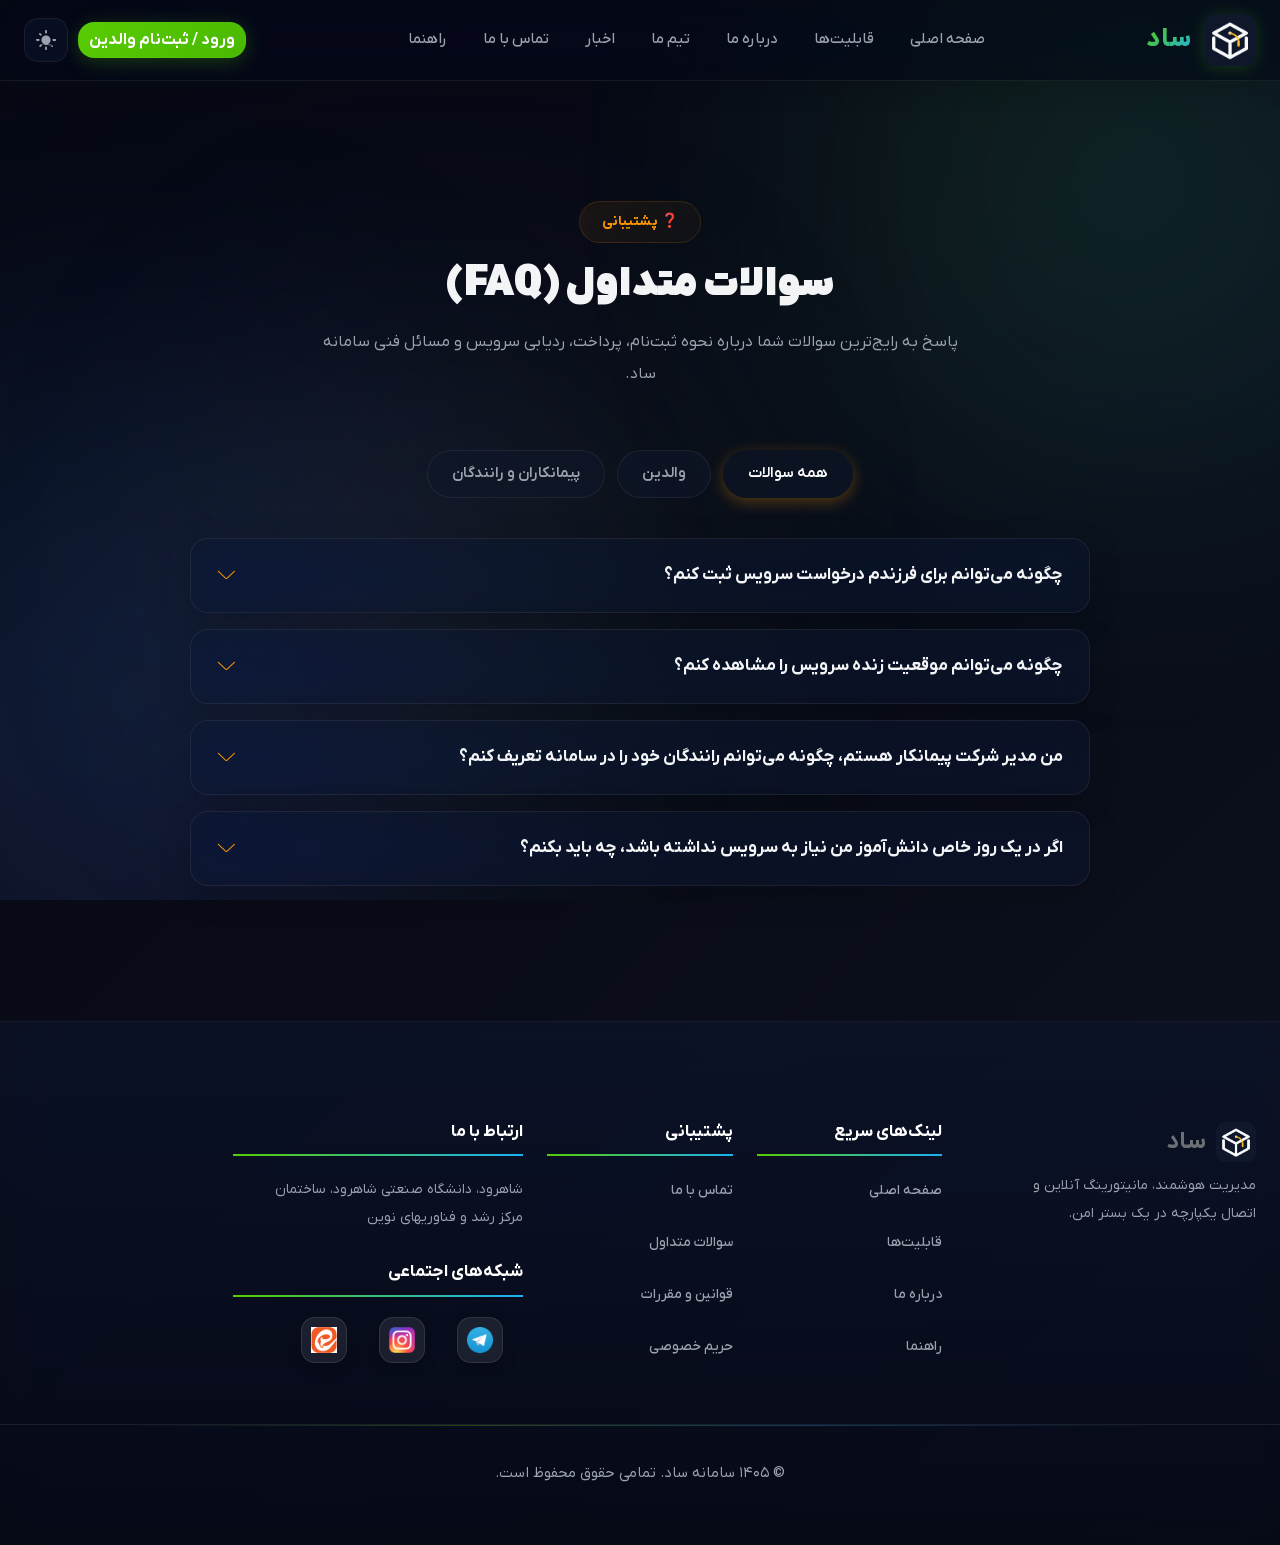
<file: faq.html>
<!DOCTYPE html>
<html lang="fa" dir="rtl">

<head>
    <meta charset="UTF-8">
    <meta name="viewport" content="width=device-width, initial-scale=1.0">
    <title>سوالات متداول (FAQ) - سامانه مدیریت حمل‌ونقل دانش‌آموزی (ساد)</title>
    <meta name="description" content="پاسخ به پرتکرارترین سوالات والدین، پیمانکاران و رانندگان در خصوص نحوه استفاده از سامانه ساد و خدمات سرویس مدارس.">
    <meta name="keywords" content="سوالات متداول ساد, faq ساد, مشکلات رایج, پشتیبانی ساد">
    
    <link rel="stylesheet" href="assets/css/bootstrap.rtl.min.css">
    <link rel="stylesheet" href="assets/css/lineicons.css">
    <link rel="stylesheet" href="assets/css/ud-styles.css">
    <link rel="stylesheet" href="style.css?v=3.0.0">
    
    <style>
        .faq-section { padding: 120px 0 60px; min-height: 100vh; }
        .faq-header { text-align: center; margin-bottom: 60px; }
        .faq-header h1 { font-weight: 900; margin-bottom: 18px; color: var(--text); font-size: clamp(28px, 4vw, 38px); }
        .faq-header .faq-badge { display: inline-flex; align-items: center; padding: 8px 22px; background: linear-gradient(135deg, rgba(255, 150, 0, 0.08) 0%, rgba(255, 150, 0, 0.03) 100%); border: 1px solid rgba(255, 150, 0, 0.15); border-radius: 30px; font-size: 14px; font-weight: 700; color: var(--accent-orange); margin-bottom: 20px; }
        .faq-header p { color: var(--text-muted); font-size: 16px; max-width: 650px; margin: 0 auto; line-height: 2; }
        
        .faq-accordion { max-width: 900px; margin: 0 auto; }
        .faq-item { background: var(--card-bg); border-radius: 18px; margin-bottom: 16px; border: 1px solid var(--border); box-shadow: var(--glass-shadow); backdrop-filter: var(--glass-blur); -webkit-backdrop-filter: var(--glass-blur); overflow: hidden; transition: all 0.3s cubic-bezier(0.16, 1, 0.3, 1); }
        body.dark-theme .faq-item { background: rgba(15, 23, 42, 0.50); border-color: rgba(255,255,255,0.07); }
        .faq-item:hover { border-color: rgba(255, 150, 0, 0.20); transform: translateY(-2px); box-shadow: var(--card-hover-shadow); }
        
        .faq-question { width: 100%; text-align: right; padding: 22px 26px; background: transparent; border: none; outline: none; font-size: 17px; font-weight: 700; color: var(--text); display: flex; justify-content: space-between; align-items: center; cursor: pointer; transition: all 0.3s ease; }
        .faq-question i { color: var(--accent-orange); transition: transform 0.3s ease; font-size: 18px; }
        .faq-item.open .faq-question { color: var(--accent-orange); }
        .faq-item.open .faq-question i { transform: rotate(180deg); }
        
        .faq-answer { max-height: 0; overflow: hidden; transition: max-height 0.4s cubic-bezier(0.16, 1, 0.3, 1); }
        .faq-answer-inner { padding: 0 26px 26px; font-size: 15px; line-height: 2.1; color: var(--text-muted); border-top: 1px dashed rgba(255, 150, 0, 0.15); margin-top: 5px; padding-top: 20px; }
        
        /* Category Tabs */
        .faq-tabs { display: flex; justify-content: center; flex-wrap: wrap; gap: 12px; margin-bottom: 40px; }
        .faq-tab { padding: 10px 24px; background: var(--card-bg); border: 1px solid var(--border); border-radius: 30px; font-size: 15px; font-weight: 600; color: var(--text-muted); cursor: pointer; transition: all 0.3s; backdrop-filter: var(--glass-blur); }
        body.dark-theme .faq-tab { background: rgba(15, 23, 42, 0.50); }
        .faq-tab:hover { border-color: var(--accent-orange); color: var(--text); }
        .faq-tab.active { background: linear-gradient(135deg, var(--accent-orange), #e68600); color: #fff; border-color: transparent; box-shadow: 0 4px 15px rgba(255, 150, 0, 0.3); }

        /* Footer overrides */
        .ud-about, .ud-team, .ud-blog-grids, .ud-contact, .ud-footer { direction: rtl; text-align: right; }
        body.dark-theme .ud-footer { background-color: transparent !important; color: #fff !important; }
        body.dark-theme .ud-widget-title { color: #fff !important; }
        body.dark-theme .ud-widget-desc { color: #9ca3af !important; }
        body.dark-theme .ud-widget-links li a { color: #9ca3af !important; transition: all 0.3s ease !important; }
        body.dark-theme .ud-widget-links li a:hover { color: var(--primary) !important; transform: translateX(-3px); }
        body.dark-theme .ud-footer-bottom { border-top: 1px solid rgba(255, 255, 255, 0.08) !important; background: transparent !important; }
        body.dark-theme .ud-footer-bottom p { color: #9ca3af !important; }
        body:not(.dark-theme) .ud-footer { background-color: transparent !important; color: #333; }
        body:not(.dark-theme) .ud-widget-title { color: #0f172a !important; }
        body:not(.dark-theme) .ud-widget-desc { color: #4b5563 !important; }
        body:not(.dark-theme) .ud-widget-links li a { color: #4b5563 !important; transition: all 0.3s ease !important; }
        body:not(.dark-theme) .ud-widget-links li a:hover { color: var(--primary) !important; transform: translateX(-3px); }
        body:not(.dark-theme) .ud-footer-bottom { border-top: 1px solid rgba(0,0,0,0.06) !important; }
        body:not(.dark-theme) .ud-footer-bottom p { color: #4b5563 !important; }
        .ud-widget-title { font-weight: 700 !important; font-size: 17px !important; margin-bottom: 20px !important; padding-bottom: 12px !important; border-bottom: 2px solid transparent !important; border-image: linear-gradient(90deg, var(--primary), var(--secondary)) 1 !important; }
        .ud-widget-links { list-style: none !important; padding: 0 !important; }
        .ud-widget-links li { margin-bottom: 10px !important; }
        .ud-widget-links li a { font-size: 14px !important; font-weight: 500 !important; text-decoration: none !important; }
        .ud-widget-desc { line-height: 2 !important; font-size: 14px !important; }
        .ud-footer-bottom { position: relative; }
        .ud-footer-bottom::before { content: ''; position: absolute; top: 0; left: 10%; right: 10%; height: 1px; background: linear-gradient(90deg, transparent, var(--primary), var(--secondary), transparent); opacity: 0.3; }
        .social-icon-box { display: flex; align-items: center; justify-content: center; width: 46px; height: 46px; background: rgba(255, 255, 255, 0.90); border-radius: 14px; box-shadow: 0 4px 16px rgba(0,0,0,0.08); transition: all 0.3s cubic-bezier(0.16, 1, 0.3, 1); overflow: hidden; border: 1px solid rgba(0,0,0,0.05); }
        body.dark-theme .social-icon-box { background: rgba(255, 255, 255, 0.08); border-color: rgba(255, 255, 255, 0.10); box-shadow: 0 4px 16px rgba(0,0,0,0.20); }
        .social-icon-box:hover { transform: translateY(-4px) scale(1.05); box-shadow: 0 8px 25px rgba(88, 204, 2, 0.20); border-color: rgba(88, 204, 2, 0.30); }
        .social-icon-box img { width: 26px; height: 26px; object-fit: contain; }
        @media (max-width: 768px) { .faq-section { padding: 100px 0 40px; } .faq-question { font-size: 15px; padding: 18px 20px; } .faq-answer-inner { padding: 0 20px 20px; font-size: 14px; } }
    </style>
</head>

<body class="dark-theme">
    <div class="ambient-blobs">
        <div class="blob blob-1"></div>
        <div class="blob blob-2"></div>
        <div class="blob blob-3"></div>
    </div>

    <!-- Header & Navigation -->
    <header>
        <div class="container nav-wrapper">
            <div class="logo-section">
                <a href="index.html" style="display:flex; align-items:center; gap: 12px; text-decoration: none; color: inherit;">
                    <img src="images/logo.png" alt="لوگو سامانه ساد" class="site-logo">
                    <div class="logo-title">ساد</div>
                </a>
            </div>
            <div class="nav-menu-wrapper" id="navMenuWrapper">
                <nav>
                    <ul class="nav-menu">
                        <li><a href="index.html#hero">صفحه اصلی</a></li>
                        <li><a href="index.html#features">قابلیت‌ها</a></li>
                        <li><a href="index.html#about">درباره ما</a></li>
                        <li><a href="index.html#team">تیم ما</a></li>
                        <li><a href="index.html#blog">اخبار</a></li>
                        <li><a href="index.html#contact">تماس با ما</a></li>
                        <li><a href="guide.html">راهنما</a></li>
                    </ul>
                </nav>
            </div>
            <div class="header-right-actions" style="display: flex; align-items: center; gap: 10px;">
                <div class="auth-buttons">
                    <a href="http://app.sadservice.ir" class="btn btn-primary header-auth-btn" style="padding: 5px 10px !important" aria-label="ورود / ثبت‌نام والدین" title="ورود / ثبت‌نام والدین">
                        <svg class="auth-btn-icon" viewBox="0 0 24 24" fill="currentColor"><path d="M12 2C6.48 2 2 6.48 2 12s4.48 10 10 10 10-4.48 10-10S17.52 2 12 2zm0 3c1.66 0 3 1.34 3 3s-1.34 3-3 3-3-1.34-3-3 1.34-3 3-3zm0 14.2c-2.5 0-4.71-1.28-6-3.22.03-1.99 4-3.08 6-3.08 1.99 0 5.97 1.09 6 3.08-1.29 1.94-3.5 3.22-6 3.22z"/></svg>
                        <span class="auth-btn-text" style="padding: 0 !important">ورود / ثبت‌نام والدین</span>
                    </a>
                </div>
                <button id="theme-toggle" class="theme-toggle-btn" aria-label="تغییر پوسته">
                    <svg id="theme-icon" viewBox="0 0 24 24"><path d="M12 7c-2.76 0-5 2.24-5 5s2.24 5 5 5 5-2.24 5-5-2.24-5-5-5zM2 13h2c.55 0 1-.45 1-1s-.45-1-1-1H2c-.55 0-1 .45-1 1s.45 1 1 1zm18 0h2c.55 0 1-.45 1-1s-.45-1-1-1h-2c-.55 0-1 .45-1 1s.45 1 1 1zM11 2v2c0 .55.45 1 1 1s1-.45 1-1V2c0-.55-.45-1-1-1s-1 .45-1 1zm0 18v2c0 .55.45 1 1 1s1-.45 1-1v-2c0-.55-.45-1-1-1s-1 .45-1 1zM5.99 4.58c-.39-.39-1.03-.39-1.41 0s-.39 1.03 0 1.41l1.06 1.06c.39.39 1.03.39 1.41 0s.39-1.03 0-1.41L5.99 4.58zm12.37 12.37c-.39-.39-1.03-.39-1.41 0s-.39 1.03 0 1.41l1.06 1.06c.39.39 1.03.39 1.41 0s.39-1.03 0-1.41L5.99 16.95l-1.06 1.06c-.39.39-.39 1.03 0 1.41s1.03.39 1.41 0l1.06-1.06c.39-.39.39-1.03 0-1.41s-1.02-.39-1.41 0z" /></svg>
                </button>
                <button class="navbar-toggler" id="navbarToggler" aria-label="تغییر وضعیت منو">
                    <span class="toggler-icon"></span><span class="toggler-icon"></span><span class="toggler-icon"></span>
                </button>
            </div>
        </div>
    </header>

    <!-- FAQ Content -->
    <section class="faq-section">
        <div class="container">
            <div class="faq-header reveal">
                <span class="faq-badge">❓ پشتیبانی</span>
                <h1>سوالات متداول (FAQ)</h1>
                <p>پاسخ به رایج‌ترین سوالات شما درباره نحوه ثبت‌نام، پرداخت، ردیابی سرویس و مسائل فنی سامانه ساد.</p>
            </div>

            <!-- Categories -->
            <div class="faq-tabs reveal">
                <div class="faq-tab active" data-target="all">همه سوالات</div>
                <div class="faq-tab" data-target="parents">والدین</div>
                <div class="faq-tab" data-target="company">پیمانکاران و رانندگان</div>
            </div>

            <div class="faq-accordion">
                <!-- Question 1 -->
                <div class="faq-item reveal faq-cat-parents faq-cat-all">
                    <button class="faq-question">
                        چگونه می‌توانم برای فرزندم درخواست سرویس ثبت کنم؟
                        <i class="lni lni-chevron-down"></i>
                    </button>
                    <div class="faq-answer">
                        <div class="faq-answer-inner">
                            برای این کار ابتدا اپلیکیشن والدین ساد را دانلود و نصب کنید. پس از ثبت‌نام با شماره موبایل، اطلاعات دانش‌آموز را ثبت کرده و سپس در بخش «درخواست سرویس»، مبدا (خانه) و مقصد (مدرسه) را روی نقشه مشخص کنید و درخواست را ارسال نمایید.
                        </div>
                    </div>
                </div>

                <!-- Question 2 -->
                <div class="faq-item reveal faq-cat-parents faq-cat-all">
                    <button class="faq-question">
                        چگونه می‌توانم موقعیت زنده سرویس را مشاهده کنم؟
                        <i class="lni lni-chevron-down"></i>
                    </button>
                    <div class="faq-answer">
                        <div class="faq-answer-inner">
                            هنگامی که راننده سرویس، سفر را در اپلیکیشن خود آغاز کند (مسیر رفت یا برگشت)، شما یک نوتیفیکیشن دریافت خواهید کرد. با ورود به بخش «سرویس‌های من» در اپلیکیشن والدین، می‌توانید حرکت لحظه‌ای خودرو را روی نقشه مشاهده کنید.
                        </div>
                    </div>
                </div>


                <!-- Question 4 -->
                <div class="faq-item reveal faq-cat-company faq-cat-all">
                    <button class="faq-question">
                        من مدیر شرکت پیمانکار هستم، چگونه می‌توانم رانندگان خود را در سامانه تعریف کنم؟
                        <i class="lni lni-chevron-down"></i>
                    </button>
                    <div class="faq-answer">
                        <div class="faq-answer-inner">
                            با ورود به پنل تحت وب شرکت‌ها (client.sadservice.ir)، در منوی «مدیریت ناوگان» می‌توانید اطلاعات خودروها و رانندگان تحت پوشش خود را ثبت کنید. پس از ثبت، پیامکی حاوی لینک دانلود اپلیکیشن رانندگان برای آن‌ها ارسال می‌شود.
                        </div>
                    </div>
                </div>

                <!-- Question 5 -->
                <div class="faq-item reveal faq-cat-parents faq-cat-all">
                    <button class="faq-question">
                        اگر در یک روز خاص دانش‌آموز من نیاز به سرویس نداشته باشد، چه باید بکنم؟
                        <i class="lni lni-chevron-down"></i>
                    </button>
                    <div class="faq-answer">
                        <div class="faq-answer-inner">
                            در اپلیکیشن والدین، در بخش جزئیات سرویس گزینه‌ای به نام «اعلام غیبت» وجود دارد. با ثبت غیبت در روز مورد نظر، این موضوع به صورت خودکار به راننده و شرکت پیمانکار اطلاع داده می‌شود تا برای سوار کردن دانش‌آموز توقف نکنند.
                        </div>
                    </div>
                </div>
            </div>
        </div>
    </section>

    <!-- ====== Footer ====== -->
    <footer class="ud-footer" style="margin-top: 40px;">
      <div class="ud-footer-widgets">
        <div class="container">
          <div class="row">
            <div class="col-xl-3 col-lg-4 col-md-6">
              <div class="ud-widget">
                <a href="index.html" class="ud-footer-logo" style="display:flex; align-items:center; gap: 10px; text-decoration: none; color: inherit;">
                  <img src="images/logo.png" alt="logo" style="width: 40px;" />
                  <h3 style="margin:0; font-size: 24px;">ساد</h3>
                </a>
                <p class="ud-widget-desc">مدیریت هوشمند، مانیتورینگ آنلاین و اتصال یکپارچه در یک بستر امن.</p>
              </div>
            </div>
            <div class="col-xl-2 col-lg-2 col-md-6 col-sm-6">
              <div class="ud-widget">
                <h5 class="ud-widget-title">لینک‌های سریع</h5>
                <ul class="ud-widget-links">
                  <li><a href="index.html#hero">صفحه اصلی</a></li>
                  <li><a href="index.html#features">قابلیت‌ها</a></li>
                  <li><a href="index.html#about">درباره ما</a></li>
                  <li><a href="guide.html">راهنما</a></li>
                </ul>
              </div>
            </div>
            <div class="col-xl-2 col-lg-3 col-md-6 col-sm-6">
              <div class="ud-widget">
                <h5 class="ud-widget-title">پشتیبانی</h5>
                <ul class="ud-widget-links">
                  <li><a href="index.html#contact">تماس با ما</a></li>
                  <li><a href="faq.html">سوالات متداول</a></li>
                  <li><a href="terms.html">قوانین و مقررات</a></li>
                  <li><a href="privacy.html">حریم خصوصی</a></li>
                </ul>
              </div>
            </div>
            <div class="col-xl-3 col-lg-6 col-md-8 col-sm-10">
              <div class="ud-widget">
                <h5 class="ud-widget-title">ارتباط با ما</h5>
                <p class="ud-widget-desc">شاهرود، دانشگاه صنعتی شاهرود، ساختمان مرکز رشد و فناوریهای نوین</p>
                <div class="ud-widget">
                  <h5 class="ud-widget-title">شبکه‌های اجتماعی</h5>
                  <ul class="ud-widget-socials" style="display:flex; gap:12px; list-style:none; padding:0; flex-wrap: wrap;">
                    <li><a href="https://t.me/sadservice_ir" target="_blank" title="تلگرام" class="social-icon-box"><img src="assets/images/logo/telegram.png" alt="تلگرام"></a></li>
                    <li><a href="https://instagram.com/sadservice_app" target="_blank" title="اینستاگرام" class="social-icon-box"><img src="assets/images/logo/instagram.png" alt="اینستاگرام"></a></li>
                    <li><a href="https://eitaa.com/sadservice_ir" target="_blank" title="ایتا" class="social-icon-box"><img src="assets/images/logo/eitaa.png" alt="ایتا"></a></li>
                  </ul>
                </div>
              </div>
            </div>
          </div>
        </div>
      </div>
      <div class="ud-footer-bottom">
        <div class="container">
          <div class="row">
            <div class="col-md-12 text-center">
              <p class="ud-footer-bottom-right" style="text-align: center;">© <span id="footer-year"></span> سامانه ساد. تمامی حقوق محفوظ است.</p>
            </div>
          </div>
        </div>
      </div>
    </footer>

    <script src="assets/js/bootstrap.bundle.min.js"></script>
    <script>
        document.addEventListener("DOMContentLoaded", function() {
            const savedTheme = localStorage.getItem('theme');
            if (savedTheme === 'light') document.body.classList.remove('dark-theme');
            else document.body.classList.add('dark-theme');
            const themeBtn = document.getElementById('theme-toggle');
            if (themeBtn) themeBtn.addEventListener('click', () => { document.body.classList.toggle('dark-theme'); localStorage.setItem('theme', document.body.classList.contains('dark-theme') ? 'dark' : 'light'); });
            const toggler = document.getElementById('navbarToggler');
            const menuWrapper = document.getElementById('navMenuWrapper');
            if (toggler && menuWrapper) { toggler.addEventListener('click', () => { toggler.classList.toggle('active'); menuWrapper.classList.toggle('show'); }); menuWrapper.querySelectorAll('a').forEach(l => l.addEventListener('click', () => { toggler.classList.remove('active'); menuWrapper.classList.remove('show'); })); }
            // Jalali footer year
            const pd = ['۰','۱','۲','۳','۴','۵','۶','۷','۸','۹'];
            function tp(n) { return String(n).replace(/\d/g, d => pd[+d]); }
            function gtj(gy,gm,gd) { const g=[0,31,59,90,120,151,181,212,243,273,304,334]; let jy=(gy<=1600)?0:979; gy-=(gy<=1600)?621:1600; const g2=(gm>2)?(gy+1):gy; let d=(365*gy)+Math.floor((g2+3)/4)-Math.floor((g2+99)/100)+Math.floor((g2+399)/400)-80+gd+g[gm-1]; jy+=33*Math.floor(d/12053); d%=12053; jy+=4*Math.floor(d/1461); d%=1461; jy+=Math.floor((d-1)/365); return {jy}; }
            const n=new Date(), j=gtj(n.getFullYear(),n.getMonth()+1,n.getDate()); const el=document.getElementById('footer-year'); if(el) el.textContent=tp(j.jy);
            // Scroll reveal
            const revealElements = document.querySelectorAll('.reveal');
            if (revealElements.length > 0) { const obs = new IntersectionObserver((entries) => { entries.forEach(e => { if (e.isIntersecting) e.target.classList.add('active'); }); }, { threshold: 0.12, rootMargin: '0px 0px -40px 0px' }); revealElements.forEach(el => obs.observe(el)); }

            // FAQ Accordion logic
            const faqItems = document.querySelectorAll('.faq-item');
            faqItems.forEach(item => {
                const btn = item.querySelector('.faq-question');
                btn.addEventListener('click', () => {
                    const isOpen = item.classList.contains('open');
                    // close all
                    faqItems.forEach(i => {
                        i.classList.remove('open');
                        i.querySelector('.faq-answer').style.maxHeight = null;
                    });
                    // open clicked if it wasn't open
                    if (!isOpen) {
                        item.classList.add('open');
                        const answer = item.querySelector('.faq-answer');
                        answer.style.maxHeight = answer.scrollHeight + "px";
                    }
                });
            });

            // FAQ Tabs logic
            const tabs = document.querySelectorAll('.faq-tab');
            tabs.forEach(tab => {
                tab.addEventListener('click', () => {
                    // Remove active from all tabs
                    tabs.forEach(t => t.classList.remove('active'));
                    tab.classList.add('active');
                    
                    const target = tab.getAttribute('data-target');
                    faqItems.forEach(item => {
                        item.style.display = 'none'; // hide all
                        if (target === 'all' || item.classList.contains('faq-cat-' + target)) {
                            item.style.display = 'block'; // show matching
                            // re-trigger animation class slightly
                            item.classList.remove('open'); // reset accordion state
                            item.querySelector('.faq-answer').style.maxHeight = null;
                        }
                    });
                });
            });
        });
    </script>
</body>
</html>
</file>
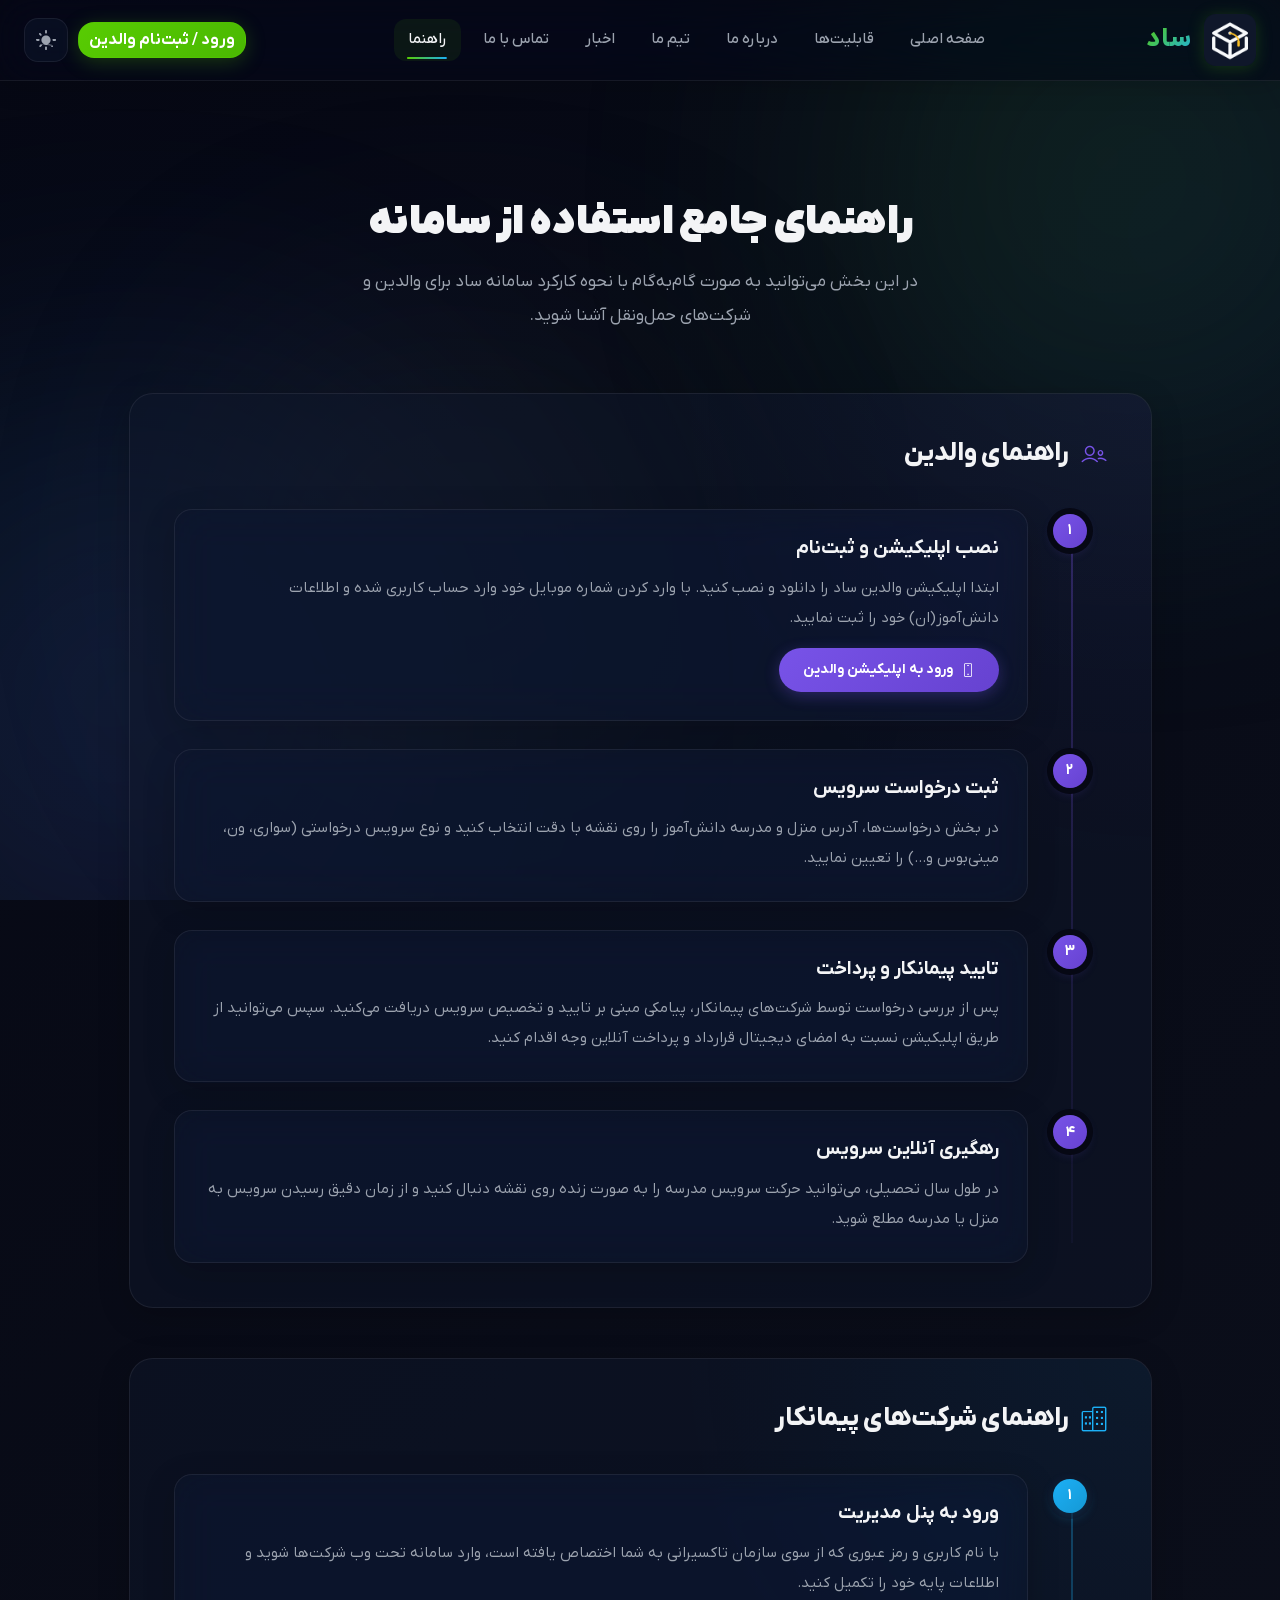
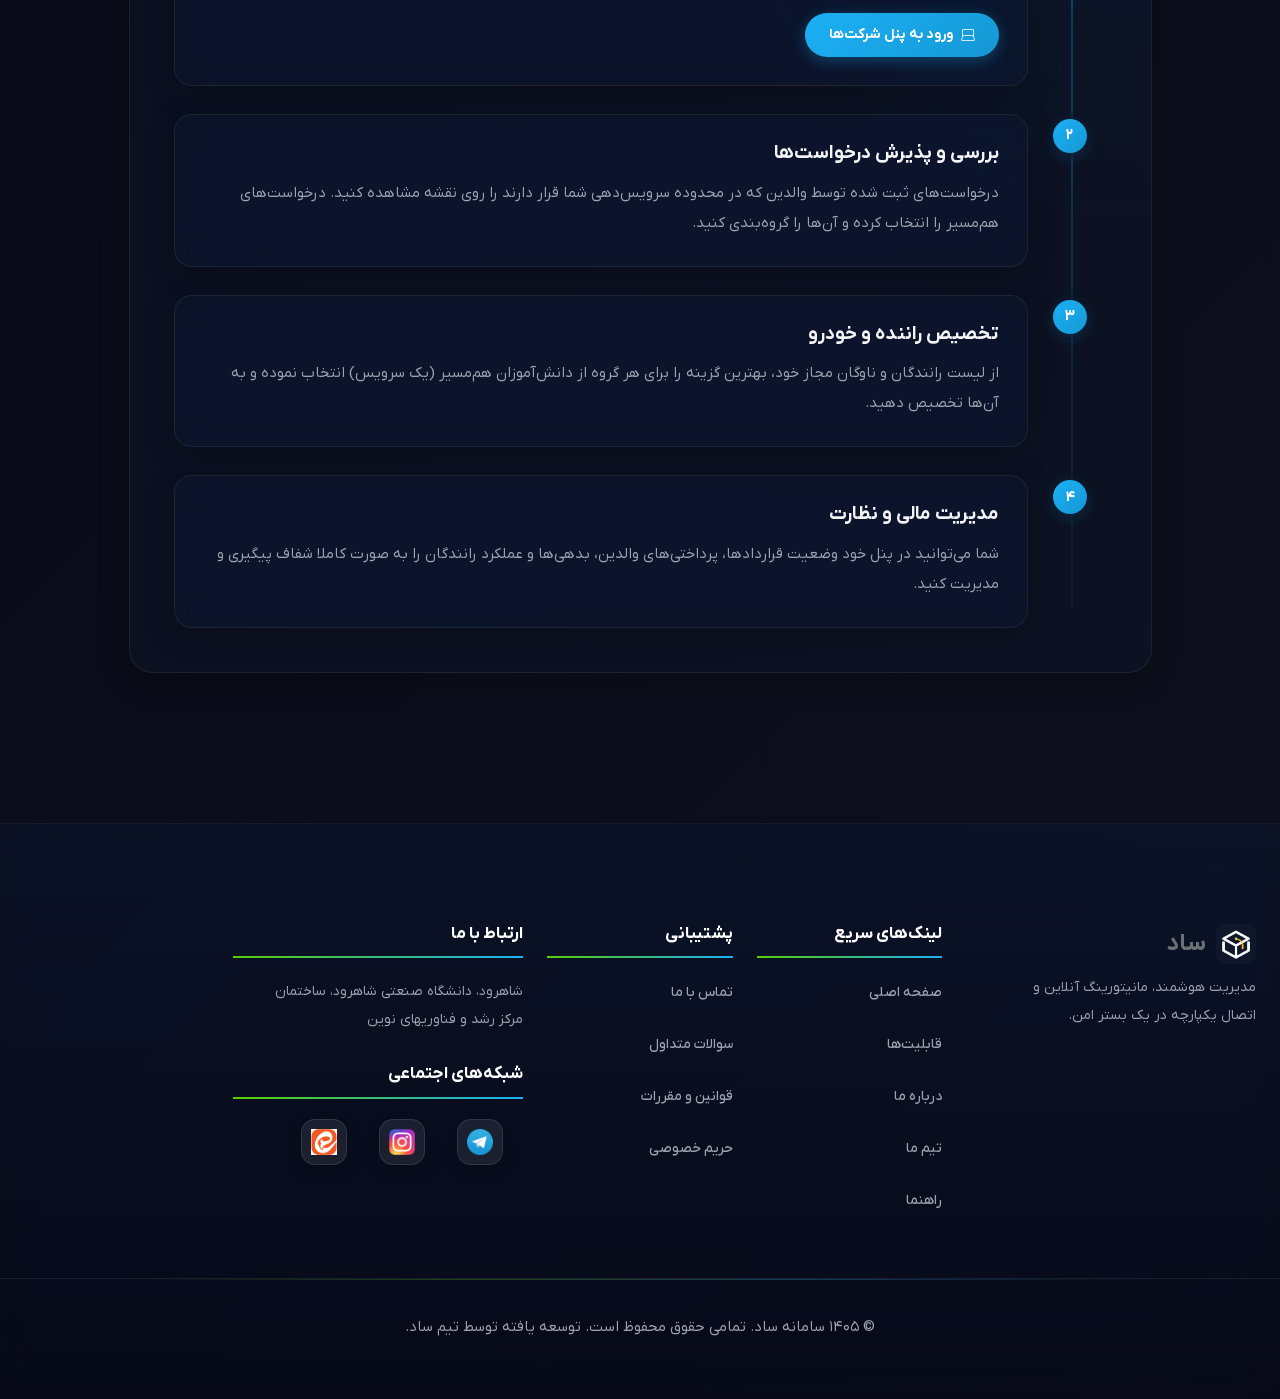
<file: guide.html>
<!DOCTYPE html>
<html lang="fa" dir="rtl">

<head>
    <meta charset="UTF-8">
    <meta name="viewport" content="width=device-width, initial-scale=1.0">
    <title>راهنمای جامع - سامانه مدیریت حمل‌ونقل دانش‌آموزی (ساد)</title>
    <meta name="description" content="راهنمای کامل گام‌به‌گام برای والدین و شرکت‌های پیمانکار جهت استفاده از سامانه ساد.">
    <meta name="keywords" content="راهنما, ساد, آموزش استفاده از ساد, سرویس مدارس">
    
    <link rel="stylesheet" href="assets/css/bootstrap.rtl.min.css">
    <link rel="stylesheet" href="assets/css/lineicons.css">
    <link rel="stylesheet" href="assets/css/ud-styles.css">
    <link rel="stylesheet" href="style.css?v=3.0.0">
    
    <style>
        .guide-section {
            padding: 120px 0 60px;
            background: transparent;
            color: var(--text);
            min-height: 100vh;
        }
        .guide-header {
            text-align: center;
            margin-bottom: 60px;
        }
        .guide-header h1 {
            font-weight: 900;
            margin-bottom: 18px;
            color: var(--text);
            font-size: clamp(28px, 4vw, 38px);
            letter-spacing: -0.3px;
        }
        .guide-header p {
            color: var(--text-muted);
            font-size: 17px;
            max-width: 600px;
            margin: 0 auto;
            line-height: 2;
        }
        
        /* Guide Card Styles */
        .guide-card {
            background: var(--card-bg);
            border-radius: 24px;
            padding: 44px;
            margin-bottom: 50px;
            box-shadow: var(--glass-shadow);
            border: 1px solid var(--border);
            position: relative;
            overflow: hidden;
            backdrop-filter: var(--glass-blur);
            -webkit-backdrop-filter: var(--glass-blur);
            transition: all 0.4s cubic-bezier(0.16, 1, 0.3, 1);
        }
        .guide-card:hover {
            box-shadow: var(--card-hover-shadow);
        }
        
        .guide-card::before {
            content: '';
            position: absolute;
            top: -50%; right: -50%; width: 100%; height: 100%;
            background: radial-gradient(circle, rgba(120,83,232,0.05) 0%, transparent 70%);
            z-index: 0; pointer-events: none;
        }
        .guide-card.company-card::before {
            background: radial-gradient(circle, rgba(28,176,246,0.05) 0%, transparent 70%);
        }

        .guide-card h3 {
            font-size: 26px;
            font-weight: 800;
            margin-bottom: 40px;
            display: flex;
            align-items: center;
            gap: 12px;
            color: var(--text);
            position: relative;
            z-index: 1;
        }
        .guide-card.parents-card h3 i { color: #7853e8; }
        .guide-card.company-card h3 i { color: #1cb0f6; }

        /* Stepper */
        .stepper {
            display: flex;
            flex-direction: column;
            gap: 28px;
            position: relative;
            padding-left: 0;
            padding-right: 20px;
            z-index: 1;
        }
        .stepper::before {
            content: '';
            position: absolute;
            top: 20px;
            bottom: 20px;
            right: 34px;
            width: 2px;
            background: linear-gradient(180deg, rgba(120, 83, 232, 0.3) 0%, rgba(120, 83, 232, 0.05) 100%);
            z-index: 0;
        }
        .guide-card.company-card .stepper::before {
            background: linear-gradient(180deg, rgba(28, 176, 246, 0.3) 0%, rgba(28, 176, 246, 0.05) 100%);
        }
        
        .stepper-item {
            display: flex;
            gap: 25px;
            position: relative;
            z-index: 1;
            align-items: flex-start;
        }
        .step-icon {
            width: 34px;
            height: 34px;
            border-radius: 50%;
            background: linear-gradient(135deg, #7853e8, #6642d0);
            color: #fff;
            display: flex;
            align-items: center;
            justify-content: center;
            font-weight: bold;
            font-size: 15px;
            flex-shrink: 0;
            box-shadow: 0 0 0 6px var(--card-bg), 0 4px 12px rgba(120, 83, 232, 0.25);
            margin-top: 5px;
        }
        .guide-card.company-card .step-icon { 
            background: linear-gradient(135deg, #1cb0f6, #1598d4);
            box-shadow: 0 0 0 6px var(--card-bg), 0 4px 12px rgba(28, 176, 246, 0.25);
        }
        
        .step-content {
            background: var(--card-bg);
            padding: 28px;
            border-radius: 18px;
            border: 1px solid var(--border);
            box-shadow: var(--glass-shadow);
            flex-grow: 1;
            transition: all 0.4s cubic-bezier(0.16, 1, 0.3, 1);
            backdrop-filter: var(--glass-blur);
            -webkit-backdrop-filter: var(--glass-blur);
        }
        .step-content:hover {
            transform: translateY(-4px);
            box-shadow: var(--card-hover-shadow);
            border-color: rgba(120, 83, 232, 0.15);
        }
        .guide-card.company-card .step-content:hover {
            border-color: rgba(28, 176, 246, 0.15);
        }
        .step-content h4 {
            font-size: 19px;
            font-weight: 700;
            margin-bottom: 12px;
            color: var(--text);
        }
        .step-content p {
            font-size: 15px;
            line-height: 2;
            color: var(--text-muted);
            margin: 0;
        }

        /* Buttons */
        .download-btn {
            display: inline-flex;
            align-items: center;
            gap: 8px;
            margin-top: 15px;
            padding: 10px 24px;
            background: linear-gradient(135deg, #7853e8, #6642d0);
            color: #fff !important;
            border-radius: 30px;
            text-decoration: none;
            font-weight: 700;
            font-size: 14px;
            transition: all 0.3s cubic-bezier(0.16, 1, 0.3, 1);
            box-shadow: 0 4px 15px rgba(120, 83, 232, 0.3);
        }
        .download-btn:hover {
            transform: translateY(-3px);
            box-shadow: 0 8px 25px rgba(120, 83, 232, 0.45);
            color: #fff;
        }
        .company-btn { 
            background: linear-gradient(135deg, #1cb0f6, #1598d4);
            box-shadow: 0 4px 15px rgba(28, 176, 246, 0.3);
        }
        .company-btn:hover { 
            box-shadow: 0 8px 25px rgba(28, 176, 246, 0.45); 
        }

        /* Dark Mode */
        body.dark-theme .guide-card {
            background: rgba(15, 23, 42, 0.50);
            border-color: rgba(255,255,255,0.07);
        }
        body.dark-theme .step-content {
            background: rgba(15, 23, 42, 0.50);
            border-color: rgba(255,255,255,0.07);
        }
        body.dark-theme .step-icon { box-shadow: 0 0 0 6px var(--bg), 0 4px 12px rgba(120, 83, 232, 0.25); }

        /* UIdeck footer overrides */
        .ud-about, .ud-team, .ud-blog-grids, .ud-contact, .ud-footer { direction: rtl; text-align: right; }
        body.dark-theme .ud-footer { background-color: transparent !important; color: #fff !important; }
        body.dark-theme .ud-widget-title { color: #fff !important; }
        body.dark-theme .ud-widget-desc { color: #9ca3af !important; }
        body.dark-theme .ud-widget-links li a { color: #9ca3af !important; transition: all 0.3s ease !important; }
        body.dark-theme .ud-widget-links li a:hover { color: var(--primary) !important; transform: translateX(-3px); }
        body.dark-theme .ud-footer-bottom { border-top: 1px solid rgba(255, 255, 255, 0.08) !important; background: transparent !important; }
        body.dark-theme .ud-footer-bottom p { color: #9ca3af !important; }
        body:not(.dark-theme) .ud-footer { background-color: transparent !important; color: #333; }
        body:not(.dark-theme) .ud-widget-title { color: #0f172a !important; }
        body:not(.dark-theme) .ud-widget-desc { color: #4b5563 !important; }
        body:not(.dark-theme) .ud-widget-links li a { color: #4b5563 !important; transition: all 0.3s ease !important; }
        body:not(.dark-theme) .ud-widget-links li a:hover { color: var(--primary) !important; transform: translateX(-3px); }
        body:not(.dark-theme) .ud-footer-bottom { border-top: 1px solid rgba(0,0,0,0.06) !important; }
        body:not(.dark-theme) .ud-footer-bottom p { color: #4b5563 !important; }
        .ud-widget-title { font-weight: 700 !important; font-size: 17px !important; margin-bottom: 20px !important; padding-bottom: 12px !important; border-bottom: 2px solid transparent !important; border-image: linear-gradient(90deg, var(--primary), var(--secondary)) 1 !important; }
        .ud-widget-links { list-style: none !important; padding: 0 !important; }
        .ud-widget-links li { margin-bottom: 10px !important; }
        .ud-widget-links li a { font-size: 14px !important; font-weight: 500 !important; text-decoration: none !important; }
        .ud-widget-desc { line-height: 2 !important; font-size: 14px !important; }
        .ud-footer-bottom { position: relative; }
        .ud-footer-bottom::before { content: ''; position: absolute; top: 0; left: 10%; right: 10%; height: 1px; background: linear-gradient(90deg, transparent, var(--primary), var(--secondary), transparent); opacity: 0.3; }
        .social-icon-box { display: flex; align-items: center; justify-content: center; width: 46px; height: 46px; background: rgba(255, 255, 255, 0.90); border-radius: 14px; box-shadow: 0 4px 16px rgba(0,0,0,0.08); transition: all 0.3s cubic-bezier(0.16, 1, 0.3, 1); overflow: hidden; border: 1px solid rgba(0,0,0,0.05); }
        body.dark-theme .social-icon-box { background: rgba(255, 255, 255, 0.08); border-color: rgba(255, 255, 255, 0.10); box-shadow: 0 4px 16px rgba(0,0,0,0.20); }
        .social-icon-box:hover { transform: translateY(-4px) scale(1.05); box-shadow: 0 8px 25px rgba(88, 204, 2, 0.20); border-color: rgba(88, 204, 2, 0.30); }
        .social-icon-box img { width: 26px; height: 26px; object-fit: contain; }

        /* Responsive */
        @media (max-width: 768px) {
            .guide-section { padding: 100px 0 40px; }
            .guide-header h1 { font-size: 26px; }
            .guide-header p { font-size: 15px; padding: 0 15px; }
            .guide-card { padding: 22px 18px; }
            .guide-card h3 { font-size: 20px; margin-bottom: 25px; }
            .stepper { gap: 20px; padding-right: 15px; }
            .stepper-item { gap: 15px; }
            .stepper::before { right: 29px; }
            .step-icon { width: 28px; height: 28px; font-size: 13px; box-shadow: 0 0 0 4px var(--bg); }
            body.dark-theme .step-icon { box-shadow: 0 0 0 4px var(--bg); }
            .step-content { padding: 18px; }
            .step-content h4 { font-size: 17px; margin-bottom: 8px; }
            .step-content p { font-size: 14px; }
            .download-btn { font-size: 13px; padding: 8px 18px; width: 100%; justify-content: center; }
        }
    </style>
</head>

<body class="dark-theme">
    <div class="ambient-blobs">
        <div class="blob blob-1"></div>
        <div class="blob blob-2"></div>
        <div class="blob blob-3"></div>
    </div>

    <!-- Header & Navigation -->
    <header>
        <div class="container nav-wrapper">
            <div class="logo-section">
                <a href="index.html" style="display:flex; align-items:center; gap: 12px; text-decoration: none; color: inherit;">
                    <img src="images/logo.png" alt="لوگو سامانه ساد" class="site-logo">
                    <div class="logo-title">ساد</div>
                </a>
            </div>

            <div class="nav-menu-wrapper" id="navMenuWrapper">
                <nav>
                    <ul class="nav-menu">
                        <li><a href="index.html#hero">صفحه اصلی</a></li>
                        <li><a href="index.html#features">قابلیت‌ها</a></li>
                        <li><a href="index.html#about">درباره ما</a></li>
                        <li><a href="index.html#team">تیم ما</a></li>
                        <li><a href="index.html#blog">اخبار</a></li>
                        <li><a href="index.html#contact">تماس با ما</a></li>
                        <li><a href="guide.html" class="active">راهنما</a></li>
                    </ul>
                </nav>
            </div>

            <div class="header-right-actions" style="display: flex; align-items: center; gap: 10px;">
                <div class="auth-buttons">
                    <a href="http://app.sadservice.ir" class="btn btn-primary header-auth-btn" style="padding: 5px 10px !important" aria-label="ورود / ثبت‌نام والدین" title="ورود / ثبت‌نام والدین">
                        <svg class="auth-btn-icon" viewBox="0 0 24 24" fill="currentColor">
                            <path d="M12 2C6.48 2 2 6.48 2 12s4.48 10 10 10 10-4.48 10-10S17.52 2 12 2zm0 3c1.66 0 3 1.34 3 3s-1.34 3-3 3-3-1.34-3-3 1.34-3 3-3zm0 14.2c-2.5 0-4.71-1.28-6-3.22.03-1.99 4-3.08 6-3.08 1.99 0 5.97 1.09 6 3.08-1.29 1.94-3.5 3.22-6 3.22z"/>
                        </svg>
                        <span class="auth-btn-text" style="padding: 0 !important">ورود / ثبت‌نام والدین</span>
                    </a>
                </div>

                <button id="theme-toggle" class="theme-toggle-btn" aria-label="تغییر پوسته">
                    <svg id="theme-icon" viewBox="0 0 24 24">
                        <path d="M12 7c-2.76 0-5 2.24-5 5s2.24 5 5 5 5-2.24 5-5-2.24-5-5-5zM2 13h2c.55 0 1-.45 1-1s-.45-1-1-1H2c-.55 0-1 .45-1 1s.45 1 1 1zm18 0h2c.55 0 1-.45 1-1s-.45-1-1-1h-2c-.55 0-1 .45-1 1s.45 1 1 1zM11 2v2c0 .55.45 1 1 1s1-.45 1-1V2c0-.55-.45-1-1-1s-1 .45-1 1zm0 18v2c0 .55.45 1 1 1s1-.45 1-1v-2c0-.55-.45-1-1-1s-1 .45-1 1zM5.99 4.58c-.39-.39-1.03-.39-1.41 0s-.39 1.03 0 1.41l1.06 1.06c.39.39 1.03.39 1.41 0s.39-1.03 0-1.41L5.99 4.58zm12.37 12.37c-.39-.39-1.03-.39-1.41 0s-.39 1.03 0 1.41l1.06 1.06c.39.39 1.03.39 1.41 0s.39-1.03 0-1.41L5.99 16.95l-1.06 1.06c-.39.39-.39 1.03 0 1.41s1.03.39 1.41 0l1.06-1.06c.39-.39.39-1.03 0-1.41s-1.02-.39-1.41 0z" />
                    </svg>
                </button>

                <button class="navbar-toggler" id="navbarToggler" aria-label="تغییر وضعیت منو">
                    <span class="toggler-icon"></span>
                    <span class="toggler-icon"></span>
                    <span class="toggler-icon"></span>
                </button>
            </div>
        </div>
    </header>

    <!-- Guide Section -->
    <section class="guide-section">
        <div class="container">
            <div class="guide-header reveal">
                <h1>راهنمای جامع استفاده از سامانه</h1>
                <p>در این بخش می‌توانید به صورت گام‌به‌گام با نحوه کارکرد سامانه ساد برای والدین و شرکت‌های حمل‌ونقل آشنا شوید.</p>
            </div>
            
            <div class="row justify-content-center">
                <!-- Parents Guide -->
                <div class="col-lg-10 reveal">
                    <div class="guide-card parents-card">
                        <h3><i class="lni lni-users"></i> راهنمای والدین</h3>
                        <div class="stepper">
                            <div class="stepper-item">
                                <div class="step-icon">۱</div>
                                <div class="step-content">
                                    <h4>نصب اپلیکیشن و ثبت‌نام</h4>
                                    <p>ابتدا اپلیکیشن والدین ساد را دانلود و نصب کنید. با وارد کردن شماره موبایل خود وارد حساب کاربری شده و اطلاعات دانش‌آموز(ان) خود را ثبت نمایید.</p>
                                    <a href="http://app.sadservice.ir" class="download-btn">
                                        <i class="lni lni-mobile"></i> ورود به اپلیکیشن والدین
                                    </a>
                                </div>
                            </div>
                            <div class="stepper-item">
                                <div class="step-icon">۲</div>
                                <div class="step-content">
                                    <h4>ثبت درخواست سرویس</h4>
                                    <p>در بخش درخواست‌ها، آدرس منزل و مدرسه دانش‌آموز را روی نقشه با دقت انتخاب کنید و نوع سرویس درخواستی (سواری، ون، مینی‌بوس و...) را تعیین نمایید.</p>
                                </div>
                            </div>
                            <div class="stepper-item">
                                <div class="step-icon">۳</div>
                                <div class="step-content">
                                    <h4>تایید پیمانکار و پرداخت</h4>
                                    <p>پس از بررسی درخواست توسط شرکت‌های پیمانکار، پیامکی مبنی بر تایید و تخصیص سرویس دریافت می‌کنید. سپس می‌توانید از طریق اپلیکیشن نسبت به امضای دیجیتال قرارداد و پرداخت آنلاین وجه اقدام کنید.</p>
                                </div>
                            </div>
                            <div class="stepper-item">
                                <div class="step-icon">۴</div>
                                <div class="step-content">
                                    <h4>رهگیری آنلاین سرویس</h4>
                                    <p>در طول سال تحصیلی، می‌توانید حرکت سرویس مدرسه را به صورت زنده روی نقشه دنبال کنید و از زمان دقیق رسیدن سرویس به منزل یا مدرسه مطلع شوید.</p>
                                </div>
                            </div>
                        </div>
                    </div>
                </div>

                <!-- Company Guide -->
                <div class="col-lg-10 reveal">
                    <div class="guide-card company-card">
                        <h3><i class="lni lni-apartment"></i> راهنمای شرکت‌های پیمانکار</h3>
                        <div class="stepper">
                            <div class="stepper-item">
                                <div class="step-icon">۱</div>
                                <div class="step-content">
                                    <h4>ورود به پنل مدیریت</h4>
                                    <p>با نام کاربری و رمز عبوری که از سوی سازمان تاکسیرانی به شما اختصاص یافته است، وارد سامانه تحت وب شرکت‌ها شوید و اطلاعات پایه خود را تکمیل کنید.</p>
                                    <a href="https://panel.sadservice.ir" class="download-btn company-btn">
                                        <i class="lni lni-laptop"></i> ورود به پنل شرکت‌ها
                                    </a>
                                </div>
                            </div>
                            <div class="stepper-item">
                                <div class="step-icon">۲</div>
                                <div class="step-content">
                                    <h4>بررسی و پذیرش درخواست‌ها</h4>
                                    <p>درخواست‌های ثبت شده توسط والدین که در محدوده سرویس‌دهی شما قرار دارند را روی نقشه مشاهده کنید. درخواست‌های هم‌مسیر را انتخاب کرده و آن‌ها را گروه‌بندی کنید.</p>
                                </div>
                            </div>
                            <div class="stepper-item">
                                <div class="step-icon">۳</div>
                                <div class="step-content">
                                    <h4>تخصیص راننده و خودرو</h4>
                                    <p>از لیست رانندگان و ناوگان مجاز خود، بهترین گزینه را برای هر گروه از دانش‌آموزان هم‌مسیر (یک سرویس) انتخاب نموده و به آن‌ها تخصیص دهید.</p>
                                </div>
                            </div>
                            <div class="stepper-item">
                                <div class="step-icon">۴</div>
                                <div class="step-content">
                                    <h4>مدیریت مالی و نظارت</h4>
                                    <p>شما می‌توانید در پنل خود وضعیت قراردادها، پرداختی‌های والدین، بدهی‌ها و عملکرد رانندگان را به صورت کاملا شفاف پیگیری و مدیریت کنید.</p>
                                </div>
                            </div>
                        </div>
                    </div>
                </div>
            </div>
        </div>
    </section>

    <!-- ====== Footer Start ====== -->
    <footer class="ud-footer" style="margin-top: 40px;">
      <div class="ud-footer-widgets">
        <div class="container">
          <div class="row">
            <div class="col-xl-3 col-lg-4 col-md-6">
              <div class="ud-widget">
                <a href="index.html" class="ud-footer-logo" style="display:flex; align-items:center; gap: 10px; text-decoration: none; color: inherit;">
                  <img src="images/logo.png" alt="logo" style="width: 40px;" />
                  <h3 style="margin:0; font-size: 24px;">ساد</h3>
                </a>
                <p class="ud-widget-desc">
                  مدیریت هوشمند، مانیتورینگ آنلاین و اتصال یکپارچه در یک بستر امن.
                </p>
              </div>
            </div>

            <div class="col-xl-2 col-lg-2 col-md-6 col-sm-6">
              <div class="ud-widget">
                <h5 class="ud-widget-title">لینک‌های سریع</h5>
                <ul class="ud-widget-links">
                  <li><a href="index.html#hero">صفحه اصلی</a></li>
                  <li><a href="index.html#features">قابلیت‌ها</a></li>
                  <li><a href="index.html#about">درباره ما</a></li>
                  <li><a href="index.html#team">تیم ما</a></li>
                  <li><a href="guide.html">راهنما</a></li>
                </ul>
              </div>
            </div>
            
            <div class="col-xl-2 col-lg-3 col-md-6 col-sm-6">
              <div class="ud-widget">
                <h5 class="ud-widget-title">پشتیبانی</h5>
                <ul class="ud-widget-links">
                  <li><a href="index.html#contact">تماس با ما</a></li>
                  <li><a href="faq.html">سوالات متداول</a></li>
                  <li><a href="terms.html">قوانین و مقررات</a></li>
                  <li><a href="privacy.html">حریم خصوصی</a></li>
                </ul>
              </div>
            </div>

            <div class="col-xl-3 col-lg-6 col-md-8 col-sm-10">
              <div class="ud-widget">
                <h5 class="ud-widget-title">ارتباط با ما</h5>
                <p class="ud-widget-desc">
                  شاهرود، دانشگاه صنعتی شاهرود، ساختمان مرکز رشد و فناوریهای نوین<br>
                </p>
              <div class="ud-widget">
                <h5 class="ud-widget-title">شبکه‌های اجتماعی</h5>
                <ul class="ud-widget-socials" style="display:flex; gap:12px; list-style:none; padding:0; flex-wrap: wrap;">
                  <li><a href="https://t.me/sadservice_ir" target="_blank" title="تلگرام" class="social-icon-box">
                      <img src="assets/images/logo/telegram.png" alt="تلگرام">
                  </a></li>
                  <li><a href="https://instagram.com/sadservice_app" target="_blank" title="اینستاگرام" class="social-icon-box">
                      <img src="assets/images/logo/instagram.png" alt="اینستاگرام">
                  </a></li>
                  <li><a href="https://eitaa.com/sadservice_ir" target="_blank" title="ایتا" class="social-icon-box">
                      <img src="assets/images/logo/eitaa.png" alt="ایتا">
                  </a></li>
                </ul>
              </div>
              </div>
            </div>
          </div>
        </div>
      </div>
      <div class="ud-footer-bottom">
        <div class="container">
          <div class="row">
            <div class="col-md-12 text-center">
              <p class="ud-footer-bottom-right" style="text-align: center;">
                © <span id="footer-year"></span> سامانه ساد. تمامی حقوق محفوظ است. توسعه یافته توسط تیم ساد.
              </p>
            </div>
          </div>
        </div>
      </div>
    </footer>
    <!-- ====== Footer End ====== -->

    <script src="assets/js/bootstrap.bundle.min.js"></script>
    <script>
        document.addEventListener("DOMContentLoaded", function() {
            // Theme toggle
            const savedTheme = localStorage.getItem('theme');
            if (savedTheme === 'light') document.body.classList.remove('dark-theme');
            else document.body.classList.add('dark-theme');

            const themeBtn = document.getElementById('theme-toggle');
            if (themeBtn) {
                themeBtn.addEventListener('click', () => {
                    document.body.classList.toggle('dark-theme');
                    localStorage.setItem('theme', document.body.classList.contains('dark-theme') ? 'dark' : 'light');
                });
            }

            // Mobile menu toggler
            const toggler = document.getElementById('navbarToggler');
            const menuWrapper = document.getElementById('navMenuWrapper');
            if (toggler && menuWrapper) {
                toggler.addEventListener('click', () => {
                    toggler.classList.toggle('active');
                    menuWrapper.classList.toggle('show');
                });
                menuWrapper.querySelectorAll('a').forEach(link => {
                    link.addEventListener('click', () => {
                        toggler.classList.remove('active');
                        menuWrapper.classList.remove('show');
                    });
                });
            }

            // Footer year (Jalali)
            const persianDigits = ['۰','۱','۲','۳','۴','۵','۶','۷','۸','۹'];
            function toPersianDigits(n) { return String(n).replace(/\d/g, d => persianDigits[+d]); }
            function gregorianToJalali(gy, gm, gd) {
                const g_d_m = [0,31,59,90,120,151,181,212,243,273,304,334];
                let jy = (gy <= 1600) ? 0 : 979; gy -= (gy <= 1600) ? 621 : 1600;
                const gy2 = (gm > 2) ? (gy + 1) : gy;
                let days = (365*gy)+Math.floor((gy2+3)/4)-Math.floor((gy2+99)/100)+Math.floor((gy2+399)/400)-80+gd+g_d_m[gm-1];
                jy += 33*Math.floor(days/12053); days %= 12053;
                jy += 4*Math.floor(days/1461); days %= 1461;
                jy += Math.floor((days-1)/365);
                if (days > 365) days = (days-1) % 365;
                return { jy };
            }
            const now = new Date();
            const jalali = gregorianToJalali(now.getFullYear(), now.getMonth()+1, now.getDate());
            const el = document.getElementById('footer-year');
            if (el) el.textContent = toPersianDigits(jalali.jy);

            // Scroll reveal
            const revealElements = document.querySelectorAll('.reveal');
            if (revealElements.length > 0) {
                const revealObserver = new IntersectionObserver((entries) => {
                    entries.forEach(entry => { if (entry.isIntersecting) entry.target.classList.add('active'); });
                }, { threshold: 0.12, rootMargin: '0px 0px -40px 0px' });
                revealElements.forEach(el => revealObserver.observe(el));
            }
        });
    </script>
</body>
</html>
</file>
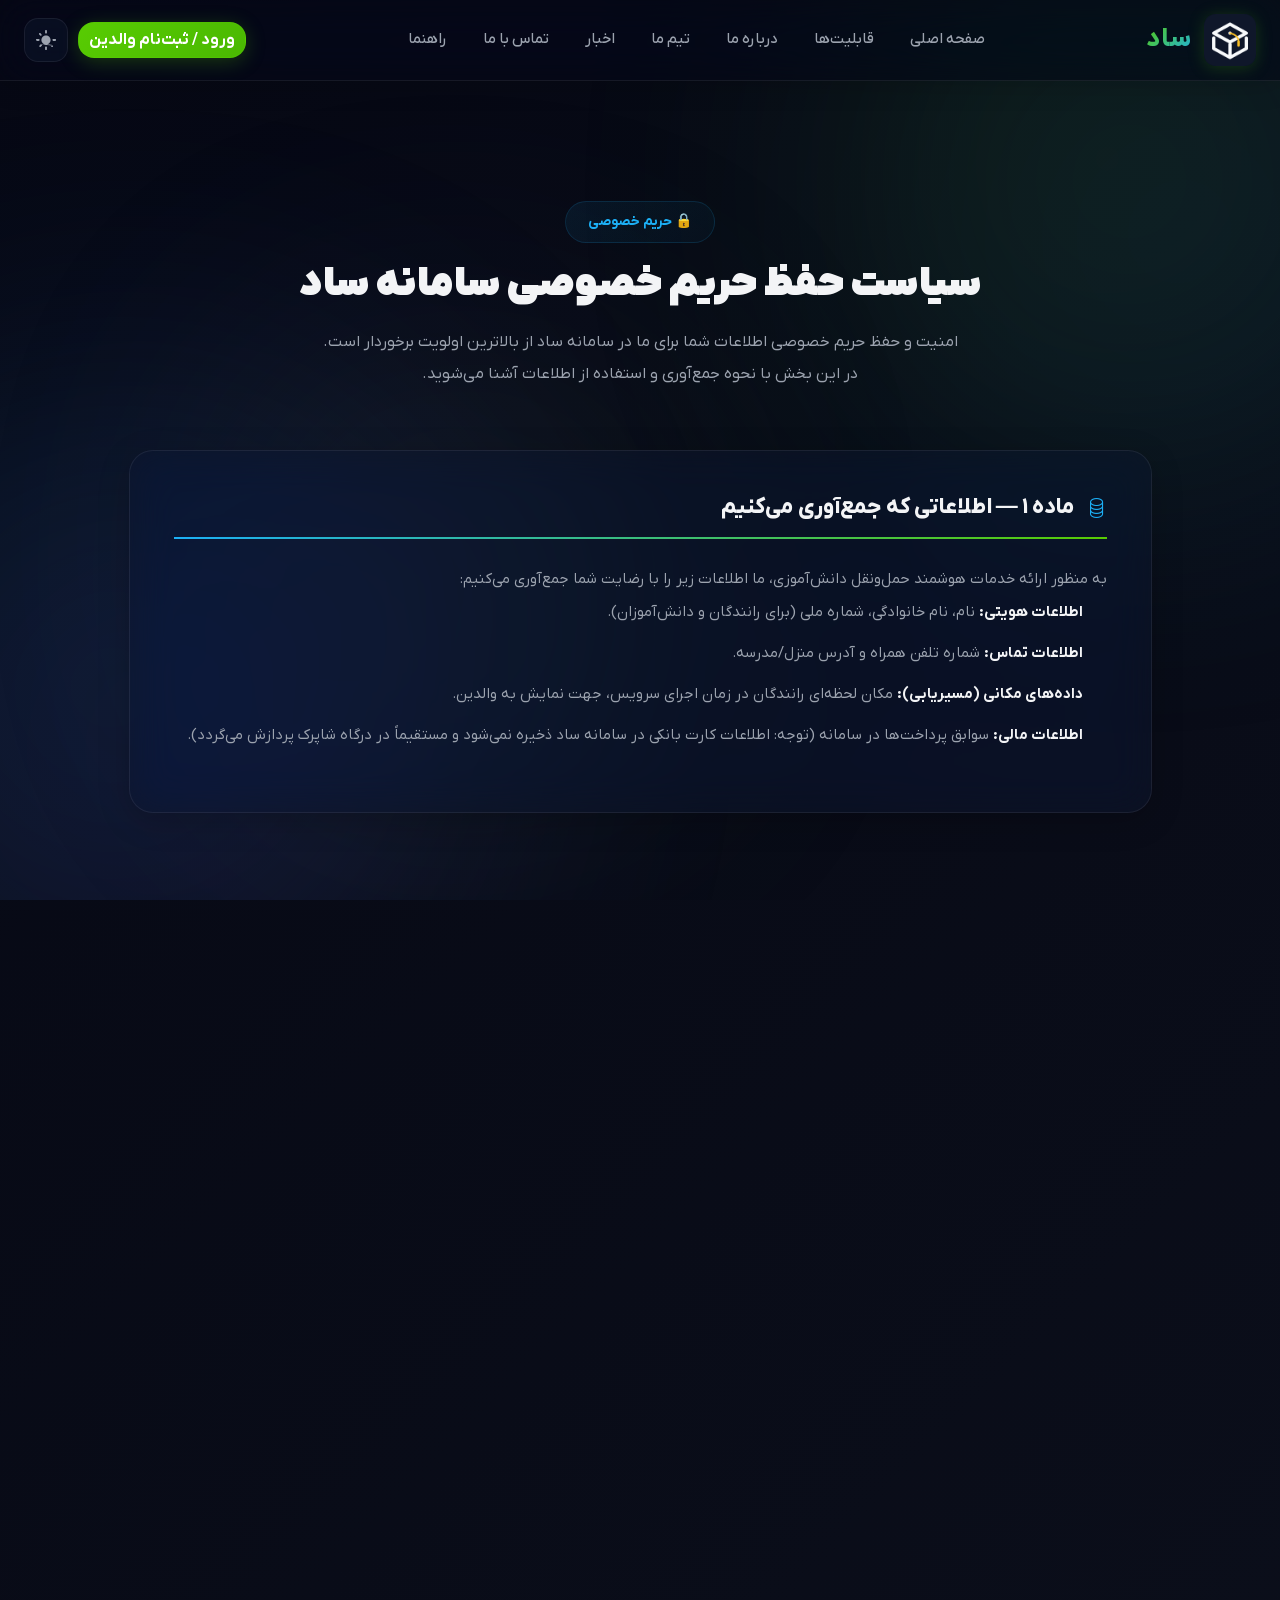
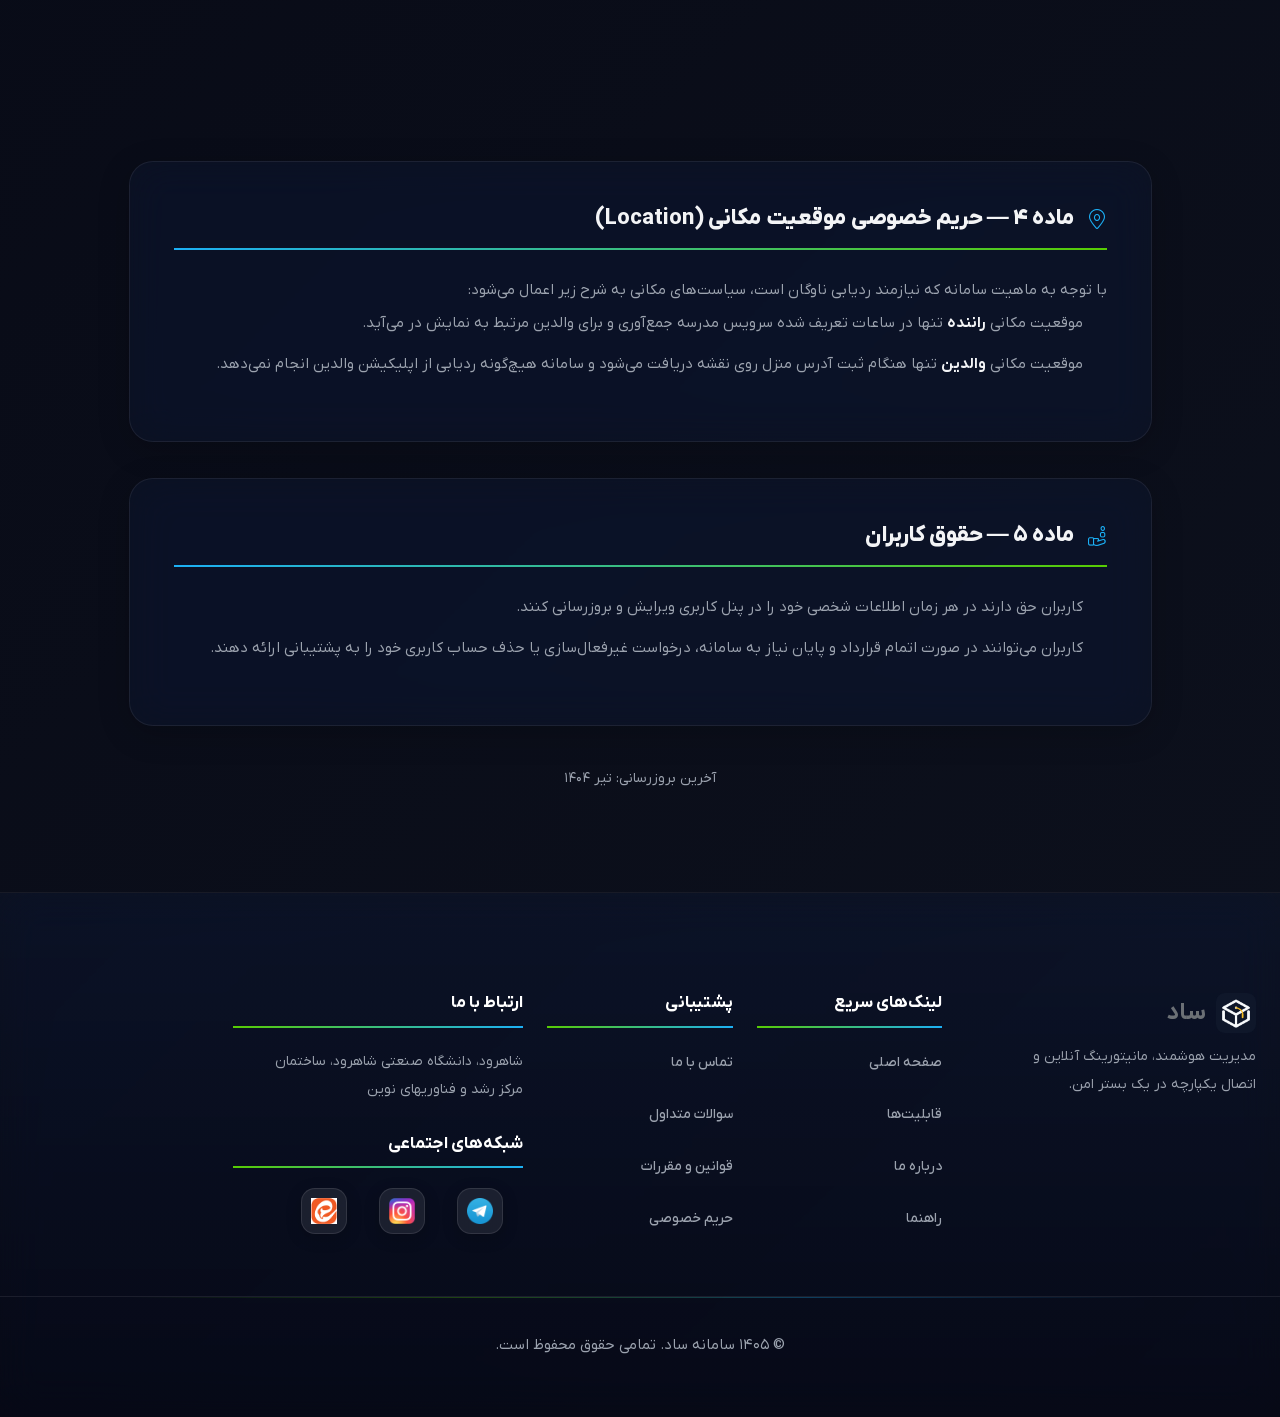
<file: privacy.html>
<!DOCTYPE html>
<html lang="fa" dir="rtl">

<head>
    <meta charset="UTF-8">
    <meta name="viewport" content="width=device-width, initial-scale=1.0">
    <title>حریم خصوصی - سامانه مدیریت حمل‌ونقل دانش‌آموزی (ساد)</title>
    <meta name="description" content="سیاست حفظ حریم خصوصی کاربران در سامانه ساد. نحوه جمع‌آوری، استفاده و محافظت از اطلاعات شخصی شما.">
    <meta name="keywords" content="حریم خصوصی ساد, امنیت اطلاعات, سیاست حفظ حریم خصوصی, سرویس مدارس">
    
    <link rel="stylesheet" href="assets/css/bootstrap.rtl.min.css">
    <link rel="stylesheet" href="assets/css/lineicons.css">
    <link rel="stylesheet" href="assets/css/ud-styles.css">
    <link rel="stylesheet" href="style.css?v=3.0.0">
    
    <style>
        .legal-section { padding: 120px 0 60px; min-height: 100vh; }
        .legal-header { text-align: center; margin-bottom: 60px; }
        .legal-header h1 { font-weight: 900; margin-bottom: 18px; color: var(--text); font-size: clamp(28px, 4vw, 38px); }
        .legal-header .legal-badge { display: inline-flex; align-items: center; padding: 8px 22px; background: linear-gradient(135deg, rgba(28, 176, 246, 0.08) 0%, rgba(28, 176, 246, 0.03) 100%); border: 1px solid rgba(28, 176, 246, 0.15); border-radius: 30px; font-size: 14px; font-weight: 700; color: var(--secondary); margin-bottom: 20px; }
        .legal-header p { color: var(--text-muted); font-size: 16px; max-width: 650px; margin: 0 auto; line-height: 2; }
        .legal-card { background: var(--card-bg); border-radius: 24px; padding: 44px; margin-bottom: 36px; box-shadow: var(--glass-shadow); border: 1px solid var(--border); backdrop-filter: var(--glass-blur); -webkit-backdrop-filter: var(--glass-blur); transition: all 0.4s cubic-bezier(0.16, 1, 0.3, 1); }
        .legal-card:hover { box-shadow: var(--card-hover-shadow); }
        body.dark-theme .legal-card { background: rgba(15, 23, 42, 0.50); border-color: rgba(255,255,255,0.07); }
        .legal-card h2 { font-size: 22px; font-weight: 800; color: var(--text); margin-bottom: 24px; display: flex; align-items: center; gap: 12px; padding-bottom: 16px; border-bottom: 2px solid transparent; border-image: linear-gradient(90deg, var(--secondary), var(--primary)) 1; }
        .legal-card h2 i { color: var(--secondary); font-size: 20px; }
        .legal-card h3 { font-size: 18px; font-weight: 700; color: var(--text); margin: 24px 0 12px; }
        .legal-card p, .legal-card li { font-size: 15px; line-height: 2.2; color: var(--text-muted); }
        .legal-card ul, .legal-card ol { padding-right: 24px; margin-bottom: 16px; }
        .legal-card li { margin-bottom: 8px; }
        .legal-card li::marker { color: var(--secondary); }
        .legal-card strong { color: var(--text); }
        .legal-card .highlight-box { background: linear-gradient(135deg, rgba(28, 176, 246, 0.06) 0%, rgba(88, 204, 2, 0.04) 100%); border-right: 3px solid var(--secondary); border-radius: 12px; padding: 20px 24px; margin: 20px 0; font-size: 14px; line-height: 2; }
        .legal-updated { text-align: center; margin-top: 40px; font-size: 14px; color: var(--text-muted); }

        /* Footer overrides */
        .ud-about, .ud-team, .ud-blog-grids, .ud-contact, .ud-footer { direction: rtl; text-align: right; }
        body.dark-theme .ud-footer { background-color: transparent !important; color: #fff !important; }
        body.dark-theme .ud-widget-title { color: #fff !important; }
        body.dark-theme .ud-widget-desc { color: #9ca3af !important; }
        body.dark-theme .ud-widget-links li a { color: #9ca3af !important; transition: all 0.3s ease !important; }
        body.dark-theme .ud-widget-links li a:hover { color: var(--primary) !important; transform: translateX(-3px); }
        body.dark-theme .ud-footer-bottom { border-top: 1px solid rgba(255, 255, 255, 0.08) !important; background: transparent !important; }
        body.dark-theme .ud-footer-bottom p { color: #9ca3af !important; }
        body:not(.dark-theme) .ud-footer { background-color: transparent !important; color: #333; }
        body:not(.dark-theme) .ud-widget-title { color: #0f172a !important; }
        body:not(.dark-theme) .ud-widget-desc { color: #4b5563 !important; }
        body:not(.dark-theme) .ud-widget-links li a { color: #4b5563 !important; transition: all 0.3s ease !important; }
        body:not(.dark-theme) .ud-widget-links li a:hover { color: var(--primary) !important; transform: translateX(-3px); }
        body:not(.dark-theme) .ud-footer-bottom { border-top: 1px solid rgba(0,0,0,0.06) !important; }
        body:not(.dark-theme) .ud-footer-bottom p { color: #4b5563 !important; }
        .ud-widget-title { font-weight: 700 !important; font-size: 17px !important; margin-bottom: 20px !important; padding-bottom: 12px !important; border-bottom: 2px solid transparent !important; border-image: linear-gradient(90deg, var(--primary), var(--secondary)) 1 !important; }
        .ud-widget-links { list-style: none !important; padding: 0 !important; }
        .ud-widget-links li { margin-bottom: 10px !important; }
        .ud-widget-links li a { font-size: 14px !important; font-weight: 500 !important; text-decoration: none !important; }
        .ud-widget-desc { line-height: 2 !important; font-size: 14px !important; }
        .ud-footer-bottom { position: relative; }
        .ud-footer-bottom::before { content: ''; position: absolute; top: 0; left: 10%; right: 10%; height: 1px; background: linear-gradient(90deg, transparent, var(--primary), var(--secondary), transparent); opacity: 0.3; }
        .social-icon-box { display: flex; align-items: center; justify-content: center; width: 46px; height: 46px; background: rgba(255, 255, 255, 0.90); border-radius: 14px; box-shadow: 0 4px 16px rgba(0,0,0,0.08); transition: all 0.3s cubic-bezier(0.16, 1, 0.3, 1); overflow: hidden; border: 1px solid rgba(0,0,0,0.05); }
        body.dark-theme .social-icon-box { background: rgba(255, 255, 255, 0.08); border-color: rgba(255, 255, 255, 0.10); box-shadow: 0 4px 16px rgba(0,0,0,0.20); }
        .social-icon-box:hover { transform: translateY(-4px) scale(1.05); box-shadow: 0 8px 25px rgba(88, 204, 2, 0.20); border-color: rgba(88, 204, 2, 0.30); }
        .social-icon-box img { width: 26px; height: 26px; object-fit: contain; }
        @media (max-width: 768px) { .legal-section { padding: 100px 0 40px; } .legal-card { padding: 24px 20px; } }
    </style>
</head>

<body class="dark-theme">
    <div class="ambient-blobs">
        <div class="blob blob-1"></div>
        <div class="blob blob-2"></div>
        <div class="blob blob-3"></div>
    </div>

    <!-- Header & Navigation -->
    <header>
        <div class="container nav-wrapper">
            <div class="logo-section">
                <a href="index.html" style="display:flex; align-items:center; gap: 12px; text-decoration: none; color: inherit;">
                    <img src="images/logo.png" alt="لوگو سامانه ساد" class="site-logo">
                    <div class="logo-title">ساد</div>
                </a>
            </div>
            <div class="nav-menu-wrapper" id="navMenuWrapper">
                <nav>
                    <ul class="nav-menu">
                        <li><a href="index.html#hero">صفحه اصلی</a></li>
                        <li><a href="index.html#features">قابلیت‌ها</a></li>
                        <li><a href="index.html#about">درباره ما</a></li>
                        <li><a href="index.html#team">تیم ما</a></li>
                        <li><a href="index.html#blog">اخبار</a></li>
                        <li><a href="index.html#contact">تماس با ما</a></li>
                        <li><a href="guide.html">راهنما</a></li>
                    </ul>
                </nav>
            </div>
            <div class="header-right-actions" style="display: flex; align-items: center; gap: 10px;">
                <div class="auth-buttons">
                    <a href="http://app.sadservice.ir" class="btn btn-primary header-auth-btn" style="padding: 5px 10px !important" aria-label="ورود / ثبت‌نام والدین" title="ورود / ثبت‌نام والدین">
                        <svg class="auth-btn-icon" viewBox="0 0 24 24" fill="currentColor"><path d="M12 2C6.48 2 2 6.48 2 12s4.48 10 10 10 10-4.48 10-10S17.52 2 12 2zm0 3c1.66 0 3 1.34 3 3s-1.34 3-3 3-3-1.34-3-3 1.34-3 3-3zm0 14.2c-2.5 0-4.71-1.28-6-3.22.03-1.99 4-3.08 6-3.08 1.99 0 5.97 1.09 6 3.08-1.29 1.94-3.5 3.22-6 3.22z"/></svg>
                        <span class="auth-btn-text" style="padding: 0 !important">ورود / ثبت‌نام والدین</span>
                    </a>
                </div>
                <button id="theme-toggle" class="theme-toggle-btn" aria-label="تغییر پوسته">
                    <svg id="theme-icon" viewBox="0 0 24 24"><path d="M12 7c-2.76 0-5 2.24-5 5s2.24 5 5 5 5-2.24 5-5-2.24-5-5-5zM2 13h2c.55 0 1-.45 1-1s-.45-1-1-1H2c-.55 0-1 .45-1 1s.45 1 1 1zm18 0h2c.55 0 1-.45 1-1s-.45-1-1-1h-2c-.55 0-1 .45-1 1s.45 1 1 1zM11 2v2c0 .55.45 1 1 1s1-.45 1-1V2c0-.55-.45-1-1-1s-1 .45-1 1zm0 18v2c0 .55.45 1 1 1s1-.45 1-1v-2c0-.55-.45-1-1-1s-1 .45-1 1zM5.99 4.58c-.39-.39-1.03-.39-1.41 0s-.39 1.03 0 1.41l1.06 1.06c.39.39 1.03.39 1.41 0s.39-1.03 0-1.41L5.99 4.58zm12.37 12.37c-.39-.39-1.03-.39-1.41 0s-.39 1.03 0 1.41l1.06 1.06c.39.39 1.03.39 1.41 0s.39-1.03 0-1.41L5.99 16.95l-1.06 1.06c-.39.39-.39 1.03 0 1.41s1.03.39 1.41 0l1.06-1.06c.39-.39.39-1.03 0-1.41s-1.02-.39-1.41 0z" /></svg>
                </button>
                <button class="navbar-toggler" id="navbarToggler" aria-label="تغییر وضعیت منو">
                    <span class="toggler-icon"></span><span class="toggler-icon"></span><span class="toggler-icon"></span>
                </button>
            </div>
        </div>
    </header>

    <!-- Privacy Content -->
    <section class="legal-section">
        <div class="container">
            <div class="legal-header reveal">
                <span class="legal-badge">🔒 حریم خصوصی</span>
                <h1>سیاست حفظ حریم خصوصی سامانه ساد</h1>
                <p>امنیت و حفظ حریم خصوصی اطلاعات شما برای ما در سامانه ساد از بالاترین اولویت برخوردار است. در این بخش با نحوه جمع‌آوری و استفاده از اطلاعات آشنا می‌شوید.</p>
            </div>

            <div class="row justify-content-center">
                <div class="col-lg-10">

                    <div class="legal-card reveal">
                        <h2><i class="lni lni-database"></i> ماده ۱ — اطلاعاتی که جمع‌آوری می‌کنیم</h2>
                        <p>به منظور ارائه خدمات هوشمند حمل‌ونقل دانش‌آموزی، ما اطلاعات زیر را با رضایت شما جمع‌آوری می‌کنیم:</p>
                        <ul>
                            <li><strong>اطلاعات هویتی:</strong> نام، نام خانوادگی، شماره ملی (برای رانندگان و دانش‌آموزان).</li>
                            <li><strong>اطلاعات تماس:</strong> شماره تلفن همراه و آدرس منزل/مدرسه.</li>
                            <li><strong>داده‌های مکانی (مسیریابی):</strong> مکان لحظه‌ای رانندگان در زمان اجرای سرویس، جهت نمایش به والدین.</li>
                            <li><strong>اطلاعات مالی:</strong> سوابق پرداخت‌ها در سامانه (توجه: اطلاعات کارت بانکی در سامانه ساد ذخیره نمی‌شود و مستقیماً در درگاه شاپرک پردازش می‌گردد).</li>
                        </ul>
                    </div>

                    <div class="legal-card reveal">
                        <h2><i class="lni lni-cog"></i> ماده ۲ — نحوه استفاده از اطلاعات</h2>
                        <p>اطلاعات جمع‌آوری شده تنها برای مقاصد زیر مورد استفاده قرار می‌گیرند:</p>
                        <ul>
                            <li>تخصیص بهینه‌ترین مسیر و سرویس به دانش‌آموزان.</li>
                            <li>نمایش موقعیت زنده سرویس مدرسه به والدین در اپلیکیشن.</li>
                            <li>ارسال پیامک‌های اطلاع‌رسانی مربوط به وضعیت سرویس و پرداخت‌ها.</li>
                            <li>بهبود عملکرد سامانه و پشتیبانی کاربران.</li>
                        </ul>
                    </div>

                    <div class="legal-card reveal">
                        <h2><i class="lni lni-lock"></i> ماده ۳ — امنیت داده‌ها و محافظت</h2>
                        <p>ما برای محافظت از اطلاعات شخصی شما از تکنیک‌های استاندارد و امنیتی پیشرفته استفاده می‌کنیم:</p>
                        <ul>
                            <li>تمامی ارتباطات بین اپلیکیشن‌ها و سرورهای ساد توسط پروتکل امن <strong>HTTPS/SSL</strong> رمزنگاری می‌شوند.</li>
                            <li>دسترسی به اطلاعات دانش‌آموزان و رانندگان کاملاً محدود و <strong>سطح‌بندی شده</strong> است (به عنوان مثال یک راننده تنها اطلاعات دانش‌آموزان سرویس خود را مشاهده می‌کند).</li>
                            <li>از سرورهای قدرتمند داخلی و دیوارهای آتش (Firewall) چندلایه استفاده می‌شود.</li>
                        </ul>
                        <div class="highlight-box">
                            <strong>💡 نکته امنیتی:</strong> سامانه ساد هرگز اطلاعات هویتی یا مکانی کاربران را در اختیار شخص ثالث یا سازمان‌های تبلیغاتی قرار نخواهد داد. این اطلاعات منحصراً برای خدمات حمل‌ونقل و نهادهای نظارتی (همچون تاکسیرانی) استفاده می‌شود.
                        </div>
                    </div>

                    <div class="legal-card reveal">
                        <h2><i class="lni lni-map-marker"></i> ماده ۴ — حریم خصوصی موقعیت مکانی (Location)</h2>
                        <p>با توجه به ماهیت سامانه که نیازمند ردیابی ناوگان است، سیاست‌های مکانی به شرح زیر اعمال می‌شود:</p>
                        <ul>
                            <li>موقعیت مکانی <strong>راننده</strong> تنها در ساعات تعریف شده سرویس مدرسه جمع‌آوری و برای والدین مرتبط به نمایش در می‌آید.</li>
                            <li>موقعیت مکانی <strong>والدین</strong> تنها هنگام ثبت آدرس منزل روی نقشه دریافت می‌شود و سامانه هیچ‌گونه ردیابی از اپلیکیشن والدین انجام نمی‌دهد.</li>
                        </ul>
                    </div>

                    <div class="legal-card reveal">
                        <h2><i class="lni lni-customer"></i> ماده ۵ — حقوق کاربران</h2>
                        <ul>
                            <li>کاربران حق دارند در هر زمان اطلاعات شخصی خود را در پنل کاربری ویرایش و بروزرسانی کنند.</li>
                            <li>کاربران می‌توانند در صورت اتمام قرارداد و پایان نیاز به سامانه، درخواست غیرفعال‌سازی یا حذف حساب کاربری خود را به پشتیبانی ارائه دهند.</li>
                        </ul>
                    </div>

                    <p class="legal-updated">آخرین بروزرسانی: تیر ۱۴۰۴</p>
                </div>
            </div>
        </div>
    </section>

    <!-- ====== Footer ====== -->
    <footer class="ud-footer" style="margin-top: 40px;">
      <div class="ud-footer-widgets">
        <div class="container">
          <div class="row">
            <div class="col-xl-3 col-lg-4 col-md-6">
              <div class="ud-widget">
                <a href="index.html" class="ud-footer-logo" style="display:flex; align-items:center; gap: 10px; text-decoration: none; color: inherit;">
                  <img src="images/logo.png" alt="logo" style="width: 40px;" />
                  <h3 style="margin:0; font-size: 24px;">ساد</h3>
                </a>
                <p class="ud-widget-desc">مدیریت هوشمند، مانیتورینگ آنلاین و اتصال یکپارچه در یک بستر امن.</p>
              </div>
            </div>
            <div class="col-xl-2 col-lg-2 col-md-6 col-sm-6">
              <div class="ud-widget">
                <h5 class="ud-widget-title">لینک‌های سریع</h5>
                <ul class="ud-widget-links">
                  <li><a href="index.html#hero">صفحه اصلی</a></li>
                  <li><a href="index.html#features">قابلیت‌ها</a></li>
                  <li><a href="index.html#about">درباره ما</a></li>
                  <li><a href="guide.html">راهنما</a></li>
                </ul>
              </div>
            </div>
            <div class="col-xl-2 col-lg-3 col-md-6 col-sm-6">
              <div class="ud-widget">
                <h5 class="ud-widget-title">پشتیبانی</h5>
                <ul class="ud-widget-links">
                  <li><a href="index.html#contact">تماس با ما</a></li>
                  <li><a href="faq.html">سوالات متداول</a></li>
                  <li><a href="terms.html">قوانین و مقررات</a></li>
                  <li><a href="privacy.html">حریم خصوصی</a></li>
                </ul>
              </div>
            </div>
            <div class="col-xl-3 col-lg-6 col-md-8 col-sm-10">
              <div class="ud-widget">
                <h5 class="ud-widget-title">ارتباط با ما</h5>
                <p class="ud-widget-desc">شاهرود، دانشگاه صنعتی شاهرود، ساختمان مرکز رشد و فناوریهای نوین</p>
                <div class="ud-widget">
                  <h5 class="ud-widget-title">شبکه‌های اجتماعی</h5>
                  <ul class="ud-widget-socials" style="display:flex; gap:12px; list-style:none; padding:0; flex-wrap: wrap;">
                    <li><a href="https://t.me/sadservice_ir" target="_blank" title="تلگرام" class="social-icon-box"><img src="assets/images/logo/telegram.png" alt="تلگرام"></a></li>
                    <li><a href="https://instagram.com/sadservice_app" target="_blank" title="اینستاگرام" class="social-icon-box"><img src="assets/images/logo/instagram.png" alt="اینستاگرام"></a></li>
                    <li><a href="https://eitaa.com/sadservice_ir" target="_blank" title="ایتا" class="social-icon-box"><img src="assets/images/logo/eitaa.png" alt="ایتا"></a></li>
                  </ul>
                </div>
              </div>
            </div>
          </div>
        </div>
      </div>
      <div class="ud-footer-bottom">
        <div class="container">
          <div class="row">
            <div class="col-md-12 text-center">
              <p class="ud-footer-bottom-right" style="text-align: center;">© <span id="footer-year"></span> سامانه ساد. تمامی حقوق محفوظ است.</p>
            </div>
          </div>
        </div>
      </div>
    </footer>

    <script src="assets/js/bootstrap.bundle.min.js"></script>
    <script>
        document.addEventListener("DOMContentLoaded", function() {
            const savedTheme = localStorage.getItem('theme');
            if (savedTheme === 'light') document.body.classList.remove('dark-theme');
            else document.body.classList.add('dark-theme');
            const themeBtn = document.getElementById('theme-toggle');
            if (themeBtn) themeBtn.addEventListener('click', () => { document.body.classList.toggle('dark-theme'); localStorage.setItem('theme', document.body.classList.contains('dark-theme') ? 'dark' : 'light'); });
            const toggler = document.getElementById('navbarToggler');
            const menuWrapper = document.getElementById('navMenuWrapper');
            if (toggler && menuWrapper) { toggler.addEventListener('click', () => { toggler.classList.toggle('active'); menuWrapper.classList.toggle('show'); }); menuWrapper.querySelectorAll('a').forEach(l => l.addEventListener('click', () => { toggler.classList.remove('active'); menuWrapper.classList.remove('show'); })); }
            // Jalali footer year
            const pd = ['۰','۱','۲','۳','۴','۵','۶','۷','۸','۹'];
            function tp(n) { return String(n).replace(/\d/g, d => pd[+d]); }
            function gtj(gy,gm,gd) { const g=[0,31,59,90,120,151,181,212,243,273,304,334]; let jy=(gy<=1600)?0:979; gy-=(gy<=1600)?621:1600; const g2=(gm>2)?(gy+1):gy; let d=(365*gy)+Math.floor((g2+3)/4)-Math.floor((g2+99)/100)+Math.floor((g2+399)/400)-80+gd+g[gm-1]; jy+=33*Math.floor(d/12053); d%=12053; jy+=4*Math.floor(d/1461); d%=1461; jy+=Math.floor((d-1)/365); return {jy}; }
            const n=new Date(), j=gtj(n.getFullYear(),n.getMonth()+1,n.getDate()); const el=document.getElementById('footer-year'); if(el) el.textContent=tp(j.jy);
            // Scroll reveal
            const revealElements = document.querySelectorAll('.reveal');
            if (revealElements.length > 0) { const obs = new IntersectionObserver((entries) => { entries.forEach(e => { if (e.isIntersecting) e.target.classList.add('active'); }); }, { threshold: 0.12, rootMargin: '0px 0px -40px 0px' }); revealElements.forEach(el => obs.observe(el)); }
        });
    </script>
</body>
</html>
</file>
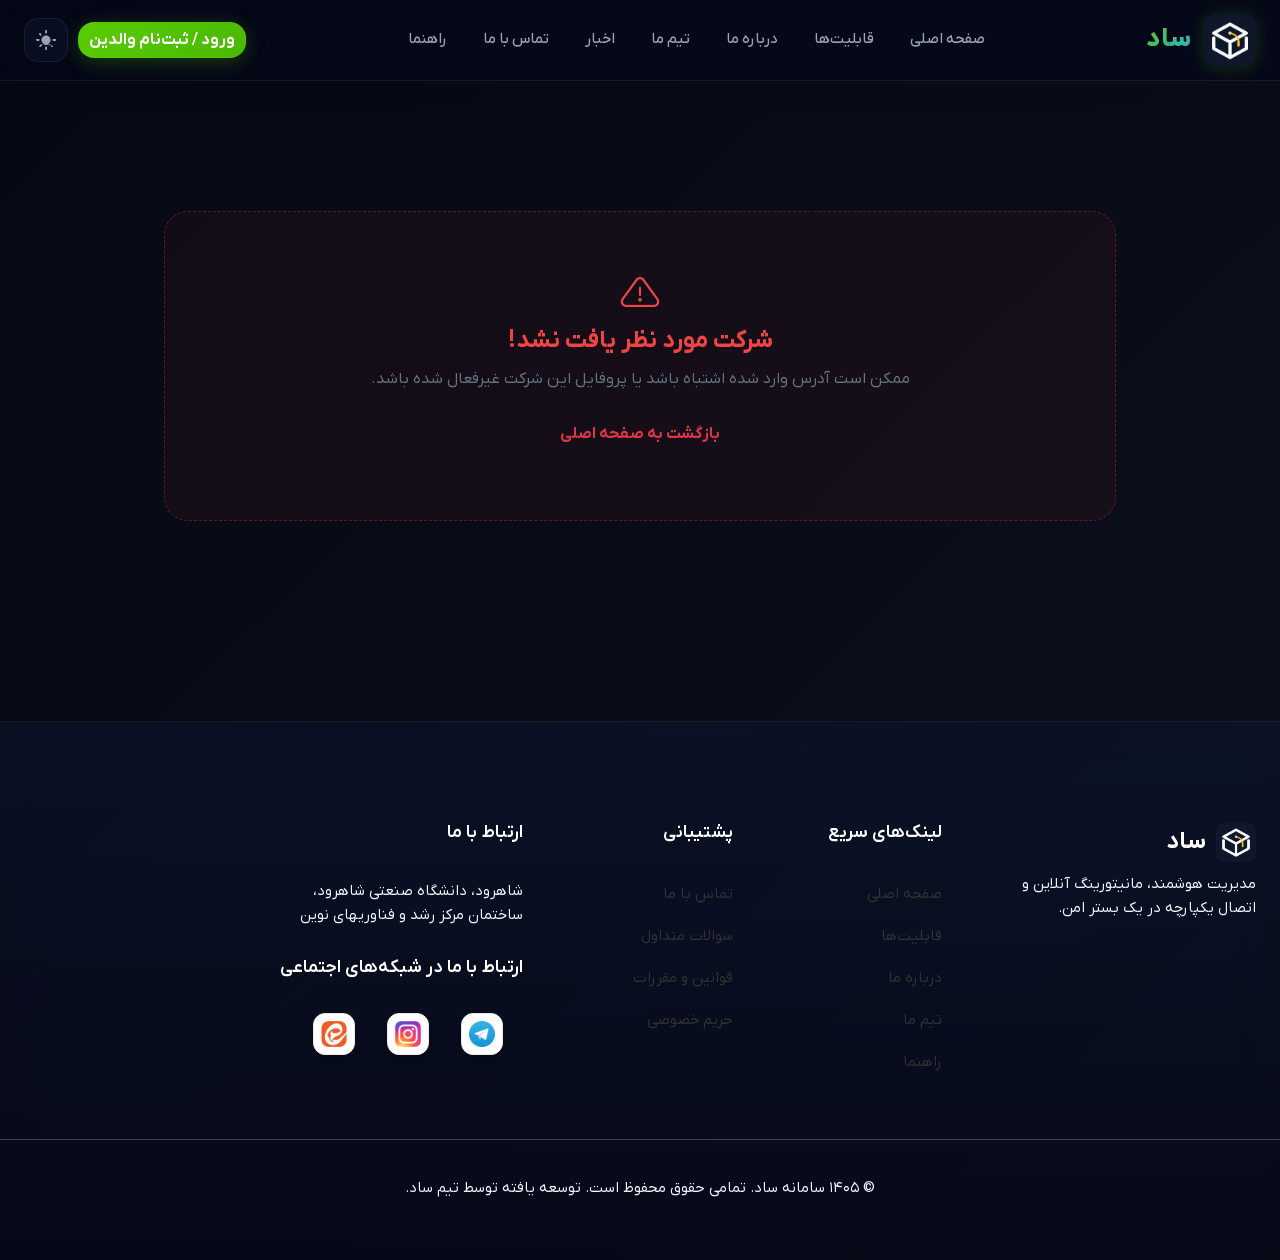
<file: profile.html>
<!DOCTYPE html>
<html lang="fa" dir="rtl">

<head>
    <meta charset="UTF-8">
    <meta name="viewport" content="width=device-width, initial-scale=1.0">
    <title>پروفایل شرکت - سامانه مدیریت حمل‌و‌نقل دانش‌آموزی (ساد)</title>
    
    <link rel="stylesheet" href="assets/css/bootstrap.rtl.min.css">
    <link rel="stylesheet" href="assets/css/animate.css">
    <link rel="stylesheet" href="assets/css/lineicons.css">
    <link rel="stylesheet" href="assets/css/ud-styles.css">
    <link rel="stylesheet" href="style.css?v=2.0.3">
    
    <style>
        /* Base Profile Styles */
        body {
            background-color: var(--body-color, #0b1121);
            color: #e2e8f0;
        }
        
        body:not(.dark-theme) {
            background-color: #f4f7fb;
            color: #334155;
        }

        /* Profile Layout */
        .profile-wrapper {
            padding-top: 80px;
            padding-bottom: 40px;
            min-height: calc(100vh - 300px); /* Adjust for header/footer */
        }

        .profile-container {
            max-width: 1000px;
            margin: 0 auto;
        }

        /* Premium Header Card */
        .premium-header {
            background: rgba(255, 255, 255, 0.02);
            border-radius: 30px;
            box-shadow: 0 20px 40px rgba(0, 0, 0, 0.2);
            border: 1px solid rgba(255, 255, 255, 0.05);
            overflow: hidden;
            margin-bottom: 40px;
            position: relative;
        }

        body:not(.dark-theme) .premium-header {
            background: #ffffff;
            border: 1px solid #e2e8f0;
            box-shadow: 0 15px 35px rgba(0, 0, 0, 0.04);
        }

        .premium-cover {
            height: 130px;
            background: linear-gradient(120deg, #1cb0f6 0%, #7853e8 100%);
            position: relative;
            overflow: hidden;
        }
        
        .premium-cover::before {
            content: '';
            position: absolute;
            top: 0; left: 0; right: 0; bottom: 0;
            background-image: radial-gradient(circle at right top, rgba(255,255,255,0.2) 0%, transparent 50%),
                              radial-gradient(circle at left bottom, rgba(255,255,255,0.2) 0%, transparent 50%);
        }

        /* Avatar */
        .premium-avatar-wrap {
            position: relative;
            margin-top: -50px;
            text-align: center;
            z-index: 2;
        }

        .premium-avatar {
            width: 110px;
            height: 110px;
            border-radius: 50%;
            border: 4px solid #0b1121;
            object-fit: cover;
            background-color: #fff;
            box-shadow: 0 10px 25px rgba(0,0,0,0.4);
            display: inline-block;
        }

        body:not(.dark-theme) .premium-avatar {
            border-color: #ffffff;
            box-shadow: 0 10px 25px rgba(0,0,0,0.1);
        }

        /* Info Section */
        .premium-info {
            text-align: center;
            padding: 15px 30px 25px;
        }

        .premium-title {
            font-size: 24px;
            font-weight: 800;
            color: #ffffff;
            margin-bottom: 8px;
            letter-spacing: -0.5px;
        }
        
        body:not(.dark-theme) .premium-title {
            color: #0f172a;
        }

        .premium-username {
            font-size: 16px;
            color: #1cb0f6;
            font-weight: 600;
            margin-bottom: 20px;
            display: inline-flex;
            align-items: center;
            background: rgba(28, 176, 246, 0.1);
            padding: 6px 16px;
            border-radius: 20px;
            font-family: monospace;
            border: 1px dashed rgba(28, 176, 246, 0.3);
        }

        .premium-bio {
            font-size: 16px;
            color: #94a3b8;
            max-width: 650px;
            margin: 0 auto 30px;
            line-height: 1.8;
            font-weight: 400;
        }

        body:not(.dark-theme) .premium-bio {
            color: #475569;
        }

        /* Modern Stats Row */
        .premium-stats {
            display: flex;
            justify-content: center;
            gap: 25px;
            margin-bottom: 35px;
            flex-wrap: wrap;
        }

        .p-stat-card {
            background: rgba(255, 255, 255, 0.02);
            border: 1px solid rgba(255, 255, 255, 0.05);
            border-radius: 16px;
            padding: 12px 20px;
            min-width: 120px;
            text-align: center;
            transition: all 0.3s ease;
        }

        body:not(.dark-theme) .p-stat-card {
            background: #f8fafc;
            border-color: #e2e8f0;
        }

        .p-stat-card:hover {
            transform: translateY(-5px);
            background: rgba(28, 176, 246, 0.05);
            border-color: rgba(28, 176, 246, 0.3);
        }

        .p-stat-val {
            font-size: 20px;
            font-weight: 900;
            color: #ffffff;
            margin-bottom: 5px;
            display: block;
        }

        body:not(.dark-theme) .p-stat-val {
            color: #0f172a;
        }

        .p-stat-label {
            font-size: 14px;
            color: #64748b;
            font-weight: 600;
        }

        /* Action Buttons */
        .premium-actions {
            display: flex;
            justify-content: center;
            gap: 15px;
        }
        
        .btn-p-primary {
            background: #1cb0f6;
            color: #fff !important;
            border: none;
            padding: 14px 30px;
            border-radius: 12px;
            font-weight: 700;
            display: inline-flex;
            align-items: center;
            gap: 10px;
            transition: all 0.3s;
            box-shadow: 0 4px 15px rgba(28, 176, 246, 0.2);
            text-decoration: none;
        }
        
        .btn-p-primary:hover {
            background: #1998d3;
            transform: translateY(-2px);
            box-shadow: 0 8px 20px rgba(28, 176, 246, 0.4);
        }
        
        .btn-p-outline {
            background: transparent;
            color: #ffffff !important;
            border: 1px solid rgba(255,255,255,0.2);
            padding: 14px 30px;
            border-radius: 12px;
            font-weight: 700;
            display: inline-flex;
            align-items: center;
            gap: 10px;
            transition: all 0.3s;
            text-decoration: none;
        }

        body:not(.dark-theme) .btn-p-outline {
            color: #0f172a !important;
            border-color: #cbd5e1;
        }
        
        .btn-p-outline:hover {
            border-color: #1cb0f6;
            color: #1cb0f6 !important;
            background: rgba(28, 176, 246, 0.05);
        }

        /* Detail Cards */
        .p-details-card {
            background: rgba(255, 255, 255, 0.02);
            border-radius: 24px;
            border: 1px solid rgba(255, 255, 255, 0.05);
            padding: 25px;
            height: 100%;
            transition: transform 0.3s ease;
        }

        /* Social Icons Universal Frame */
        .social-icon-box {
            display: flex;
            align-items: center;
            justify-content: center;
            width: 42px;
            height: 42px;
            background-color: #ffffff;
            border-radius: 12px;
            box-shadow: 0 4px 10px rgba(0,0,0,0.15);
            transition: transform 0.3s ease, box-shadow 0.3s ease;
            overflow: hidden;
            border: 1px solid #eaeaea;
        }
        .social-icon-box:hover {
            transform: translateY(-3px);
            box-shadow: 0 6px 15px rgba(0,0,0,0.25);
        }
        .social-icon-box img {
            width: 26px;
            height: 26px;
            object-fit: contain;
        }

        body:not(.dark-theme) .p-details-card {
            background: #ffffff;
            border-color: #e2e8f0;
            box-shadow: 0 10px 30px rgba(0, 0, 0, 0.03);
        }

        .p-details-card:hover {
            transform: translateY(-5px);
        }

        .p-details-title {
            font-size: 20px;
            font-weight: 800;
            color: #ffffff;
            margin-bottom: 25px;
            display: flex;
            align-items: center;
            gap: 10px;
        }

        .p-details-title i {
            color: #1cb0f6;
            background: rgba(28, 176, 246, 0.1);
            padding: 8px;
            border-radius: 10px;
        }

        body:not(.dark-theme) .p-details-title {
            color: #0f172a;
        }

        .p-contact-item {
            display: flex;
            align-items: center;
            margin-bottom: 20px;
            padding-bottom: 20px;
            border-bottom: 1px solid rgba(255,255,255,0.05);
        }

        body:not(.dark-theme) .p-contact-item {
            border-bottom-color: #f1f5f9;
        }
        
        .p-contact-item:last-child {
            margin-bottom: 0;
            padding-bottom: 0;
            border-bottom: none;
        }

        .p-contact-icon {
            width: 45px;
            height: 45px;
            background: rgba(255, 255, 255, 0.05);
            color: #94a3b8;
            border-radius: 12px;
            display: flex;
            align-items: center;
            justify-content: center;
            font-size: 20px;
            margin-left: 15px;
            flex-shrink: 0;
        }

        body:not(.dark-theme) .p-contact-icon {
            background: #f1f5f9;
            color: #64748b;
        }

        .p-contact-info h5 {
            font-size: 14px;
            font-weight: 600;
            color: #64748b;
            margin-bottom: 4px;
        }

        .p-contact-info p {
            font-size: 15px;
            font-weight: 700;
            color: #ffffff;
            margin: 0;
        }

        body:not(.dark-theme) .p-contact-info p {
            color: #0f172a;
        }

        /* Loader */
        .p-loader {
            position: fixed;
            top: 0; left: 0; right: 0; bottom: 0;
            background: var(--body-color, #0b1121);
            z-index: 9999;
            display: flex;
            align-items: center;
            justify-content: center;
            flex-direction: column;
            color: #fff;
        }

        body:not(.dark-theme) .p-loader {
            background: #f4f7fb;
            color: #0f172a;
        }
        
        .p-spinner {
            width: 50px;
            height: 50px;
            border: 4px solid rgba(28, 176, 246, 0.2);
            border-top-color: #1cb0f6;
            border-radius: 50%;
            animation: spin 1s linear infinite;
            margin-bottom: 20px;
        }
        
        @keyframes spin { 
            to { transform: rotate(360deg); } 
        }

        .p-error {
            display: none;
            text-align: center;
            padding: 60px 20px;
            background: rgba(239, 68, 68, 0.05);
            border-radius: 24px;
            border: 1px dashed rgba(239, 68, 68, 0.3);
            color: #ef4444;
            margin-top: 50px;
        }

    </style>
</head>

<body class="dark-theme">
    
    <!-- Loader -->
    <div id="loader" class="p-loader">
        <div class="p-spinner"></div>
        <h4>در حال دریافت اطلاعات شرکت...</h4>
    </div>

    <!-- Header (Copied exactly from index.html) -->
    <header>
        <div class="container nav-wrapper">
            <div class="logo-section">
                <img src="images/logo.png" alt="لوگو سامانه ساد" class="site-logo">
                <div>
                    <div class="logo-title">ساد</div>
                </div>
            </div>

            <div class="nav-menu-wrapper" id="navMenuWrapper">
                <nav>
                    <ul class="nav-menu">
                        <li><a href="index.html#hero">صفحه اصلی</a></li>
                        <li><a href="index.html#features">قابلیت‌ها</a></li>
                        <li><a href="index.html#about">درباره ما</a></li>
                        <li><a href="index.html#team">تیم ما</a></li>
                        <li><a href="index.html#blog">اخبار</a></li>
                        <li><a href="index.html#contact">تماس با ما</a></li>
                        <li><a href="guide.html">راهنما</a></li>
                    </ul>
                </nav>
            </div>

            <div class="header-right-actions" style="display: flex; align-items: center; gap: 10px;">
                <div class="auth-buttons">
                    <a href="http://app.sadservice.ir" class="btn btn-primary header-auth-btn"  style="padding: 5px 10px !important"  aria-label="ورود / ثبت‌نام والدین" title="ورود / ثبت‌نام والدین">
                        <svg class="auth-btn-icon" viewBox="0 0 24 24" fill="currentColor">
                            <path d="M12 2C6.48 2 2 6.48 2 12s4.48 10 10 10 10-4.48 10-10S17.52 2 12 2zm0 3c1.66 0 3 1.34 3 3s-1.34 3-3 3-3-1.34-3-3 1.34-3 3-3zm0 14.2c-2.5 0-4.71-1.28-6-3.22.03-1.99 4-3.08 6-3.08 1.99 0 5.97 1.09 6 3.08-1.29 1.94-3.5 3.22-6 3.22z"/>
                        </svg>
                        <span class="auth-btn-text"  style="padding: 0 !important">ورود / ثبت‌نام والدین</span>
                    </a>
                </div>

                <button id="theme-toggle" class="theme-toggle-btn" aria-label="تغییر پوسته">
                    <svg id="theme-icon" viewBox="0 0 24 24">
                        <path d="M12 7c-2.76 0-5 2.24-5 5s2.24 5 5 5 5-2.24 5-5-2.24-5-5-5zM2 13h2c.55 0 1-.45 1-1s-.45-1-1-1H2c-.55 0-1 .45-1 1s.45 1 1 1zm18 0h2c.55 0 1-.45 1-1s-.45-1-1-1h-2c-.55 0-1 .45-1 1s.45 1 1 1zM11 2v2c0 .55.45 1 1 1s1-.45 1-1V2c0-.55-.45-1-1-1s-1 .45-1 1zm0 18v2c0 .55.45 1 1 1s1-.45 1-1v-2c0-.55-.45-1-1-1s-1 .45-1 1zM5.99 4.58c-.39-.39-1.03-.39-1.41 0s-.39 1.03 0 1.41l1.06 1.06c.39.39 1.03.39 1.41 0s.39-1.03 0-1.41L5.99 4.58zm12.37 12.37c-.39-.39-1.03-.39-1.41 0s-.39 1.03 0 1.41l1.06 1.06c.39.39 1.03.39 1.41 0s.39-1.03 0-1.41L5.99 16.95l-1.06 1.06c-.39.39-.39 1.03 0 1.41s1.03.39 1.41 0l1.06-1.06c.39-.39.39-1.03 0-1.41s-1.02-.39-1.41 0z" />
                    </svg>
                </button>

                <button class="navbar-toggler" id="navbarToggler" aria-label="تغییر وضعیت منو">
                    <span class="toggler-icon"></span>
                    <span class="toggler-icon"></span>
                    <span class="toggler-icon"></span>
                </button>
            </div>
        </div>
    </header>

    <div class="profile-wrapper">
        <div class="container profile-container">
            
            <div id="errorBox" class="p-error">
                <i class="lni lni-warning" style="font-size: 40px; margin-bottom: 15px;"></i>
                <h3 style="color: inherit; font-size: 24px; margin-bottom: 10px;">شرکت مورد نظر یافت نشد!</h3>
                <p style="font-size: 16px;">ممکن است آدرس وارد شده اشتباه باشد یا پروفایل این شرکت غیرفعال شده باشد.</p>
                <a href="index.html" class="btn btn-outline-danger mt-3" style="border-radius: 10px;">بازگشت به صفحه اصلی</a>
            </div>

            <div id="profileContent" style="display: none; animation: fadeIn 0.8s ease;">
                
                <!-- Premium Profile Card -->
                <div class="premium-header wow fadeInUp">
                    <div class="premium-cover"></div>
                    <div class="premium-avatar-wrap">
                        <img id="companyLogo" src="images/logo.png" alt="Company Logo" class="premium-avatar">
                    </div>
                    
                    <div class="premium-info">
                        <h1 id="companyName" class="premium-title">...</h1>
                        <div id="companyUsername" class="premium-username">@...</div>
                        
                        <p id="companyBio" class="premium-bio">
                            ارائه‌دهنده خدمات تخصصی حمل‌ونقل با مجوز رسمی. ما متعهد به حفظ امنیت و آرامش شما در سفرهای روزانه هستیم.
                        </p>
                        
                        <div class="premium-stats">
                            <div class="p-stat-card">
                                <span id="statDrivers" class="p-stat-val">--</span>
                                <span class="p-stat-label">راننده فعال</span>
                            </div>
                            <div class="p-stat-card">
                                <span id="statSchools" class="p-stat-val">--</span>
                                <span class="p-stat-label">مدرسه تحت پوشش</span>
                            </div>
                            <div class="p-stat-card">
                                <span id="statStudents" class="p-stat-val">--</span>
                                <span class="p-stat-label">دانش‌آموز فعال</span>
                            </div>
                        </div>

                        <div class="premium-actions">
                            <a href="http://panel.sadservice.ir" class="btn-p-primary">
                                <i class="lni lni-enter"></i> ورود به پنل
                            </a>
                            <a href="#" id="contactCompanyBtn" class="btn-p-outline">
                                <i class="lni lni-phone"></i> تماس با شرکت
                            </a>
                        </div>
                    </div>
                </div>

                <!-- Info Cards -->
                <div class="row align-items-stretch" style="row-gap: 30px;">
                    <div class="col-md-6">
                        <div class="p-details-card wow fadeInUp" data-wow-delay=".1s">
                            <h3 class="p-details-title"><i class="lni lni-phone"></i> اطلاعات تماس</h3>
                            
                            <div class="p-contact-item">
                                <div class="p-contact-icon"><i class="lni lni-map-marker"></i></div>
                                <div class="p-contact-info">
                                    <h5>آدرس ثبتی / دفتر</h5>
                                    <p id="companyAddress">در حال بارگذاری...</p>
                                </div>
                            </div>
                            
                            <div class="p-contact-item">
                                <div class="p-contact-icon"><i class="lni lni-phone-set"></i></div>
                                <div class="p-contact-info">
                                    <h5>شماره تماس پشتیبانی</h5>
                                    <p id="companyPhone" dir="ltr">در حال بارگذاری...</p>
                                </div>
                            </div>
                        </div>
                    </div>
                    
                    <div class="col-md-6">
                        <div class="p-details-card wow fadeInUp" data-wow-delay=".2s">
                            <h3 class="p-details-title"><i class="lni lni-licencse"></i> مجوزها و صلاحیت‌ها</h3>
                            
                            <div class="p-contact-item">
                                <div class="p-contact-icon"><i class="lni lni-certificate"></i></div>
                                <div class="p-contact-info">
                                    <h5>شماره ثبت شرکت</h5>
                                    <p id="companyRegCode">در حال بارگذاری...</p>
                                </div>
                            </div>
                            
                            <div class="p-contact-item">
                                <div class="p-contact-icon"><i class="lni lni-user"></i></div>
                                <div class="p-contact-info">
                                    <h5>نام مدیرعامل</h5>
                                    <p id="companyCeo">در حال بارگذاری...</p>
                                </div>
                            </div>
                            
                            <div style="margin-top: 20px; padding: 15px; background: rgba(16, 185, 129, 0.1); border-radius: 12px; border: 1px dashed rgba(16, 185, 129, 0.4); display: flex; align-items: center; gap: 10px;">
                                <i class="lni lni-checkmark-circle" style="color: #10b981; font-size: 24px;"></i>
                                <span style="font-size: 14px; color: #10b981; font-weight: 700;">دارای پروانه فعالیت رسمی و تایید شده توسط سامانه ساد</span>
                            </div>
                        </div>
                    </div>
                </div>

            </div>
        </div>
    </div>

    <!-- Footer (Copied exactly from index.html) -->
    <footer class="ud-footer wow fadeInUp" data-wow-delay=".15s" style="margin-top: 40px;">
      <div class="ud-footer-widgets">
        <div class="container">
          <div class="row">
            <div class="col-xl-3 col-lg-4 col-md-6">
              <div class="ud-widget">
                <a href="index.html#hero" class="ud-footer-logo" style="display:flex; align-items:center; gap: 10px; text-decoration: none; color: #fff;">
                  <img src="images/logo.png" alt="logo" style="width: 40px;" />
                  <h3 style="margin:0; font-size: 24px; color: #fff;">ساد</h3>
                </a>
                <p class="ud-widget-desc">
                  مدیریت هوشمند، مانیتورینگ آنلاین و اتصال یکپارچه در یک بستر امن.
                </p>
              </div>
            </div>

            <div class="col-xl-2 col-lg-2 col-md-6 col-sm-6">
              <div class="ud-widget">
                <h5 class="ud-widget-title">لینک‌های سریع</h5>
                <ul class="ud-widget-links">
                  <li><a href="index.html#hero">صفحه اصلی</a></li>
                  <li><a href="index.html#features">قابلیت‌ها</a></li>
                  <li><a href="index.html#about">درباره ما</a></li>
                  <li><a href="index.html#team">تیم ما</a></li>
                  <li><a href="guide.html">راهنما</a></li>
                </ul>
              </div>
            </div>
            
            <div class="col-xl-2 col-lg-3 col-md-6 col-sm-6">
              <div class="ud-widget">
                <h5 class="ud-widget-title">پشتیبانی</h5>
                <ul class="ud-widget-links">
                  <li><a href="index.html#contact">تماس با ما</a></li>
                  <li><a href="#">سوالات متداول</a></li>
                  <li><a href="#">قوانین و مقررات</a></li>
                  <li><a href="#">حریم خصوصی</a></li>
                </ul>
              </div>
            </div>

            <div class="col-xl-3 col-lg-6 col-md-8 col-sm-10">
              <div class="ud-widget">
                <h5 class="ud-widget-title">ارتباط با ما</h5>
                <p class="ud-widget-desc">
                  شاهرود، دانشگاه صنعتی شاهرود، ساختمان مرکز رشد و فناوریهای نوین<br>
                </p>
              <div class="ud-widget">
                <h5 class="ud-widget-title">ارتباط با ما در شبکه‌های اجتماعی</h5>
                <ul class="ud-widget-socials" style="display:flex; gap:12px; list-style:none; padding:0; flex-wrap: wrap;">
                  <li><a href="https://t.me/sadservice_ir" target="_blank" title="تلگرام" class="social-icon-box">
                      <img src="assets/images/logo/telegram.png" alt="تلگرام">
                  </a></li>
                  <li><a href="https://instagram.com/sadservice_app" target="_blank" title="اینستاگرام" class="social-icon-box">
                      <img src="assets/images/logo/instagram.png" alt="اینستاگرام">
                  </a></li>
                  <li><a href="https://eitaa.com/sadservice_ir" target="_blank" title="ایتا" class="social-icon-box">
                      <img src="assets/images/logo/eitaa.png" alt="ایتا">
                  </a></li>
                </ul>
              </div>
              </div>
            </div>
          </div>
        </div>
      </div>
      <div class="ud-footer-bottom">
        <div class="container">
          <div class="row">
            <div class="col-md-12 text-center">
              <p class="ud-footer-bottom-right" style="text-align: center;">
                © <span id="footer-year">۱۴۰۵</span> سامانه ساد. تمامی حقوق محفوظ است. توسعه یافته توسط تیم ساد.
              </p>
            </div>
          </div>
        </div>
      </div>
    </footer>

    <script>
        // Use production API url or localhost depending on environment
        // The rule says dynamic sockets, we use a constant for API base
        // In real env, it would point to sadservice.ir
        const API_BASE_URL = window.location.hostname === 'localhost' || window.location.hostname === '127.0.0.1' 
            ? 'http://localhost:8000/api/public' 
            : 'https://sadservice.ir/api/public';

        function getUsernameFromURL() {
            const urlParams = new URLSearchParams(window.location.search);
            if (urlParams.has('u')) return urlParams.get('u');
            
            const match = window.location.pathname.match(/\/(@[^\/]+)/);
            if (match) return match[1];
            
            return null;
        }

        const persianDigits = ['۰','۱','۲','۳','۴','۵','۶','۷','۸','۹'];
        function toPersianDigits(n) {
            return String(n).replace(/\d/g, d => persianDigits[+d]);
        }

        document.addEventListener('DOMContentLoaded', () => {
            const username = getUsernameFromURL();
            const loader = document.getElementById('loader');
            const content = document.getElementById('profileContent');
            const errorBox = document.getElementById('errorBox');

            // Theme Toggle Logic
            const themeToggleBtn = document.getElementById('theme-toggle');
            if(themeToggleBtn) {
                themeToggleBtn.addEventListener('click', () => {
                    document.body.classList.toggle('dark-theme');
                });
            }
            
            // Mobile menu toggle
            const toggler = document.getElementById('navbarToggler');
            const menuWrapper = document.getElementById('navMenuWrapper');
            if (toggler && menuWrapper) {
                toggler.addEventListener('click', () => {
                    toggler.classList.toggle('active');
                    menuWrapper.classList.toggle('show');
                });
            }

            if (!username) {
                loader.style.display = 'none';
                errorBox.style.display = 'block';
                return;
            }

            // Clean username from @ if API expects without @, or keep it depending on API lookup field.
            // Assuming API can handle @ or we strip it. Let's strip it to be safe if backend expects exact username.
            const cleanUsername = username.startsWith('@') ? username.substring(1) : username;

            // Fetch Real Data from Django API
            fetch(`${API_BASE_URL}/company/${cleanUsername}/`)
                .then(response => {
                    if (!response.ok) throw new Error('Company not found');
                    return response.json();
                })
                .then(companyData => {
                    loader.style.display = 'none';
                    
                    document.getElementById('companyUsername').textContent = "@" + (companyData.username || cleanUsername);
                    document.getElementById('companyName').textContent = companyData.name || "نام شرکت";
                    
                    // Display bio based on geographical area or default
                    let bio = "ارائه‌دهنده خدمات تخصصی حمل‌ونقل با مجوز رسمی. ما متعهد به حفظ امنیت و آرامش شما در سفرهای روزانه هستیم.";
                    if (companyData.geographical_area) {
                        bio = `محدوده فعالیت اصلی این شرکت در ${companyData.geographical_area} می‌باشد. ` + bio;
                    }
                    document.getElementById('companyBio').textContent = bio;
                    
                    // Use persian digits for stats
                    document.getElementById('statDrivers').textContent = toPersianDigits(companyData.drivers_count || 0);
                    document.getElementById('statSchools').textContent = toPersianDigits(companyData.schools_count || 0);
                    document.getElementById('statStudents').textContent = toPersianDigits(companyData.students_count || 0);
                    
                    // Contact & Details
                    document.getElementById('companyAddress').textContent = companyData.address || "ثبت نشده";
                    document.getElementById('companyPhone').textContent = companyData.phone || "ثبت نشده";
                    document.getElementById('companyCeo').textContent = companyData.ceo_name || "ثبت نشده";
                    document.getElementById('companyRegCode').textContent = companyData.registration_number || "ثبت نشده";
                    
                    if (companyData.phone) {
                        document.getElementById('contactCompanyBtn').href = "tel:" + companyData.phone;
                    }
                    
                    document.title = `${companyData.name} - سامانه ساد`;
                    content.style.display = 'block';
                })
                .catch(error => {
                    console.error('Error fetching company:', error);
                    loader.style.display = 'none';
                    errorBox.style.display = 'block';
                });
        });
    </script>
    
    <script src="assets/js/bootstrap.bundle.min.js"></script>
    <script src="assets/js/wow.min.js"></script>
    <script>new WOW().init();</script>
</body>
</html>
</file>
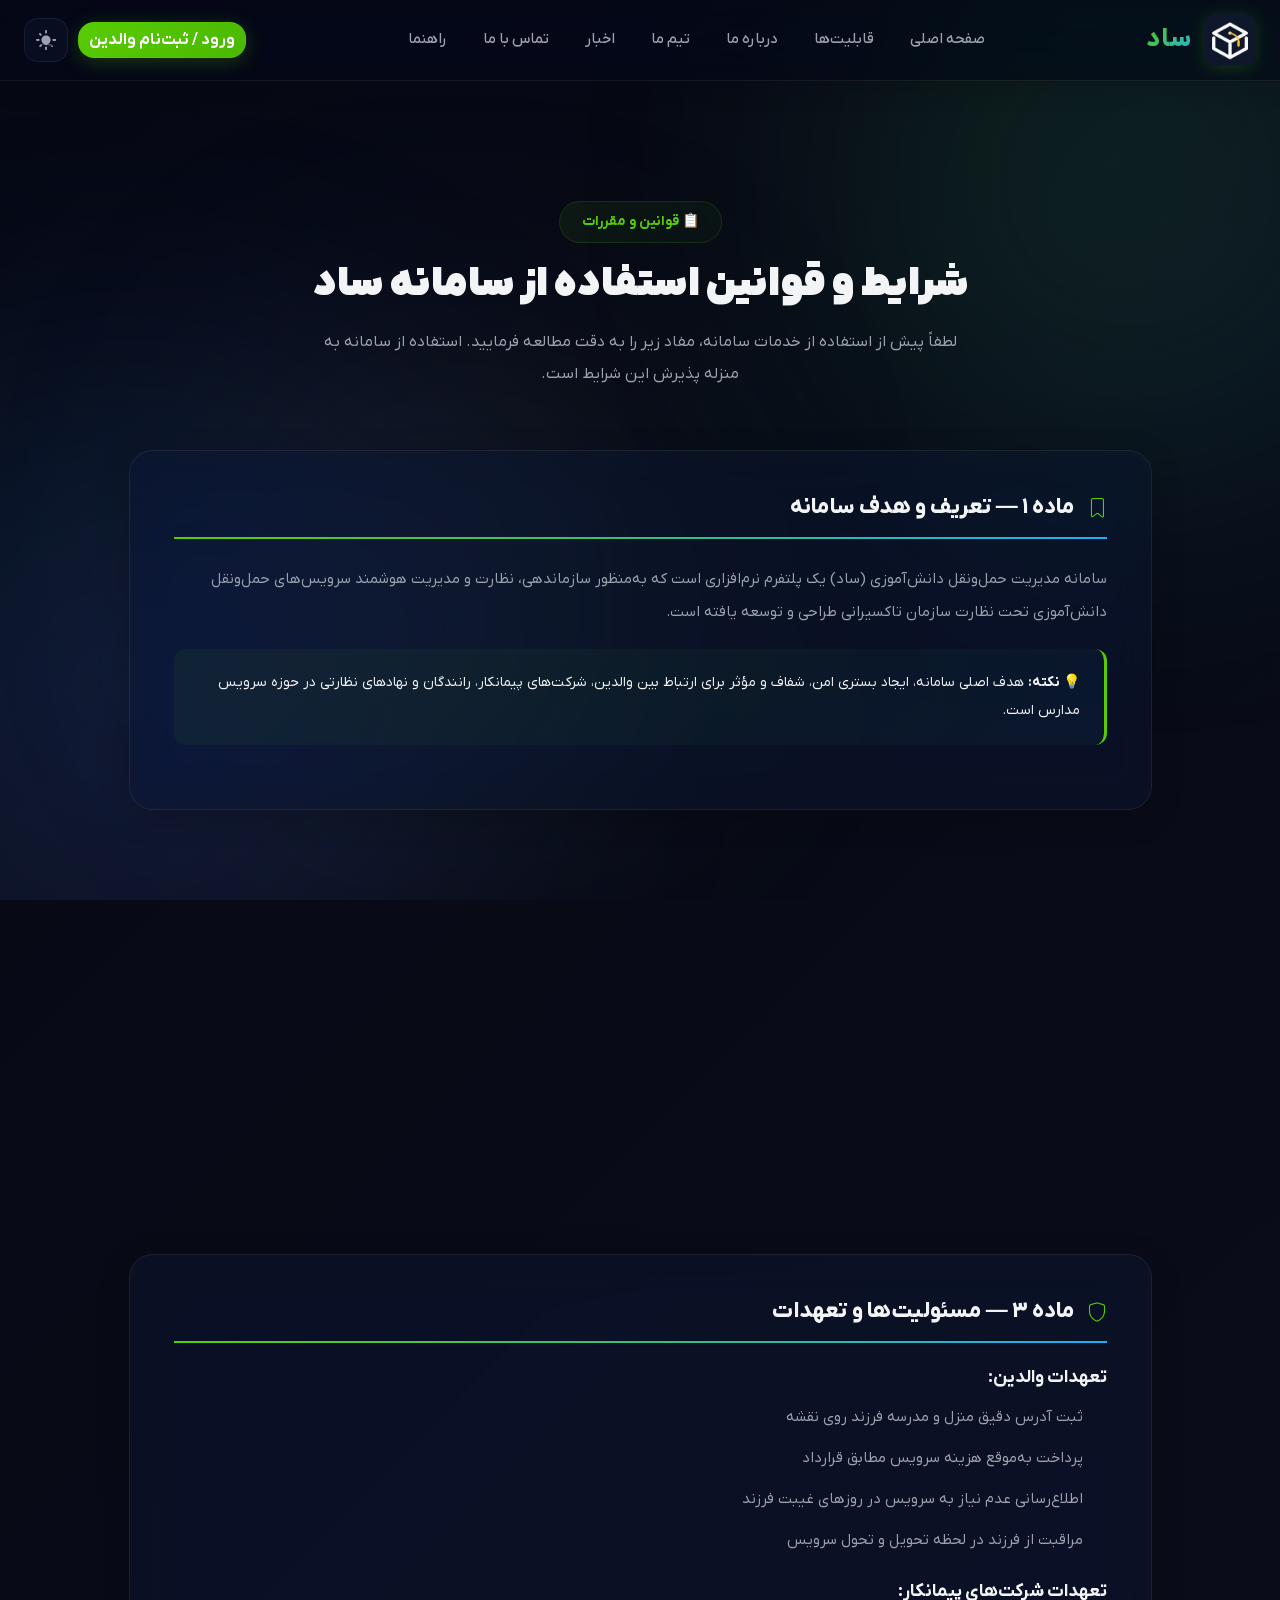
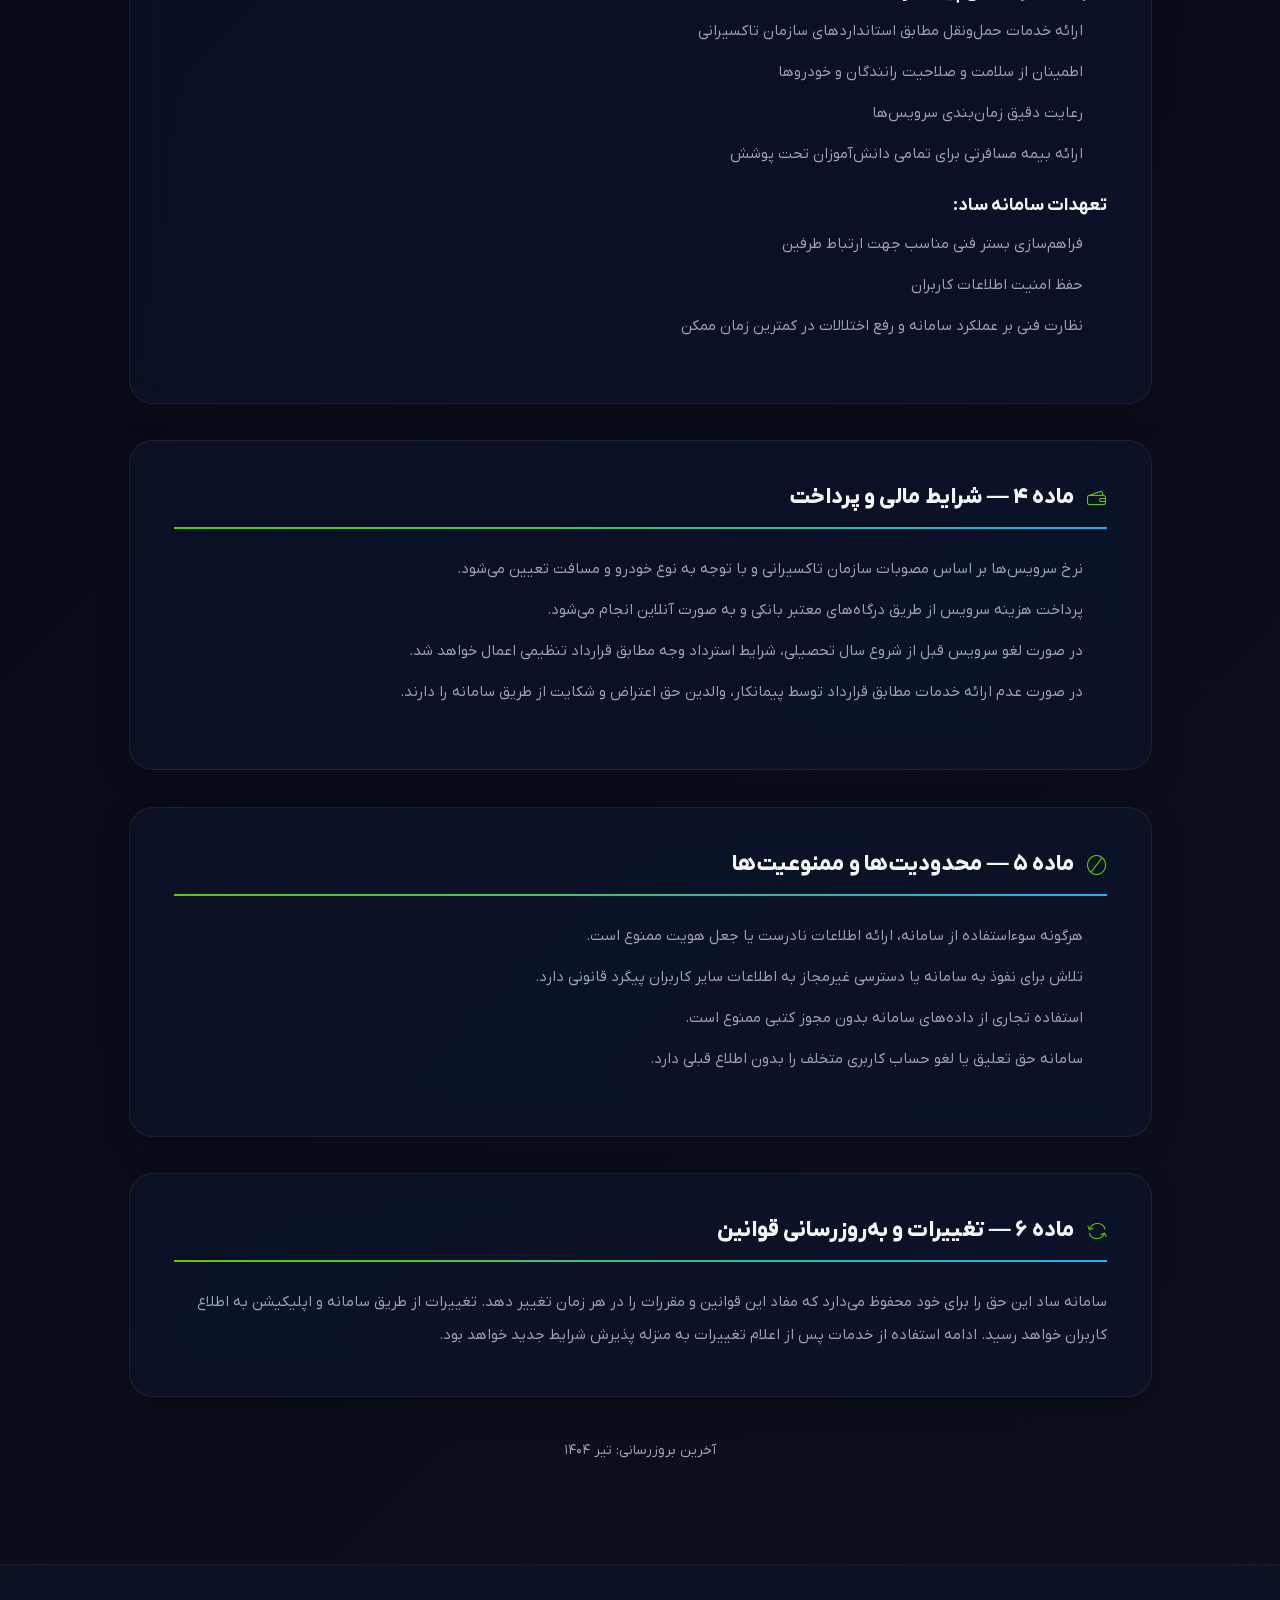
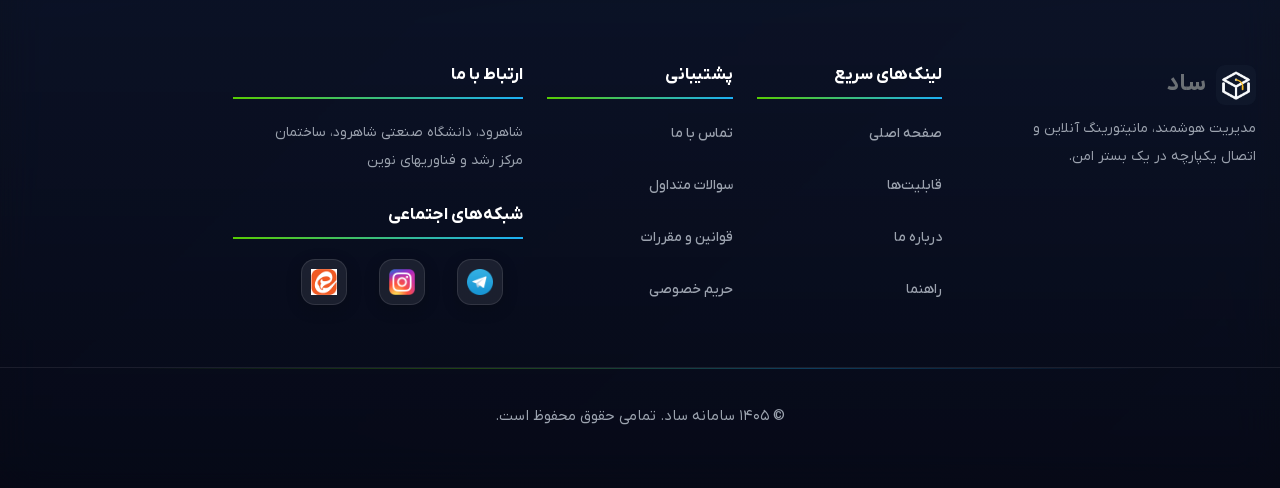
<file: terms.html>
<!DOCTYPE html>
<html lang="fa" dir="rtl">

<head>
    <meta charset="UTF-8">
    <meta name="viewport" content="width=device-width, initial-scale=1.0">
    <title>قوانین و مقررات - سامانه مدیریت حمل‌ونقل دانش‌آموزی (ساد)</title>
    <meta name="description" content="قوانین و مقررات استفاده از سامانه مدیریت حمل‌ونقل دانش‌آموزی ساد. شرایط استفاده از خدمات، مسئولیت‌ها و تعهدات کاربران.">
    <meta name="keywords" content="قوانین ساد, مقررات, شرایط استفاده, سرویس مدارس">
    
    <link rel="stylesheet" href="assets/css/bootstrap.rtl.min.css">
    <link rel="stylesheet" href="assets/css/lineicons.css">
    <link rel="stylesheet" href="assets/css/ud-styles.css">
    <link rel="stylesheet" href="style.css?v=3.0.0">
    
    <style>
        .legal-section { padding: 120px 0 60px; min-height: 100vh; }
        .legal-header { text-align: center; margin-bottom: 60px; }
        .legal-header h1 { font-weight: 900; margin-bottom: 18px; color: var(--text); font-size: clamp(28px, 4vw, 38px); }
        .legal-header .legal-badge { display: inline-flex; align-items: center; padding: 8px 22px; background: linear-gradient(135deg, rgba(88, 204, 2, 0.08) 0%, rgba(88, 204, 2, 0.03) 100%); border: 1px solid rgba(88, 204, 2, 0.15); border-radius: 30px; font-size: 14px; font-weight: 700; color: var(--primary); margin-bottom: 20px; }
        .legal-header p { color: var(--text-muted); font-size: 16px; max-width: 650px; margin: 0 auto; line-height: 2; }
        .legal-card { background: var(--card-bg); border-radius: 24px; padding: 44px; margin-bottom: 36px; box-shadow: var(--glass-shadow); border: 1px solid var(--border); backdrop-filter: var(--glass-blur); -webkit-backdrop-filter: var(--glass-blur); transition: all 0.4s cubic-bezier(0.16, 1, 0.3, 1); }
        .legal-card:hover { box-shadow: var(--card-hover-shadow); }
        body.dark-theme .legal-card { background: rgba(15, 23, 42, 0.50); border-color: rgba(255,255,255,0.07); }
        .legal-card h2 { font-size: 22px; font-weight: 800; color: var(--text); margin-bottom: 24px; display: flex; align-items: center; gap: 12px; padding-bottom: 16px; border-bottom: 2px solid transparent; border-image: linear-gradient(90deg, var(--primary), var(--secondary)) 1; }
        .legal-card h2 i { color: var(--primary); font-size: 20px; }
        .legal-card h3 { font-size: 18px; font-weight: 700; color: var(--text); margin: 24px 0 12px; }
        .legal-card p, .legal-card li { font-size: 15px; line-height: 2.2; color: var(--text-muted); }
        .legal-card ul, .legal-card ol { padding-right: 24px; margin-bottom: 16px; }
        .legal-card li { margin-bottom: 8px; }
        .legal-card li::marker { color: var(--primary); }
        .legal-card strong { color: var(--text); }
        .legal-card .highlight-box { background: linear-gradient(135deg, rgba(88, 204, 2, 0.06) 0%, rgba(28, 176, 246, 0.04) 100%); border-right: 3px solid var(--primary); border-radius: 12px; padding: 20px 24px; margin: 20px 0; font-size: 14px; line-height: 2; }
        .legal-updated { text-align: center; margin-top: 40px; font-size: 14px; color: var(--text-muted); }

        /* Footer overrides (same as guide) */
        .ud-about, .ud-team, .ud-blog-grids, .ud-contact, .ud-footer { direction: rtl; text-align: right; }
        body.dark-theme .ud-footer { background-color: transparent !important; color: #fff !important; }
        body.dark-theme .ud-widget-title { color: #fff !important; }
        body.dark-theme .ud-widget-desc { color: #9ca3af !important; }
        body.dark-theme .ud-widget-links li a { color: #9ca3af !important; transition: all 0.3s ease !important; }
        body.dark-theme .ud-widget-links li a:hover { color: var(--primary) !important; transform: translateX(-3px); }
        body.dark-theme .ud-footer-bottom { border-top: 1px solid rgba(255, 255, 255, 0.08) !important; background: transparent !important; }
        body.dark-theme .ud-footer-bottom p { color: #9ca3af !important; }
        body:not(.dark-theme) .ud-footer { background-color: transparent !important; color: #333; }
        body:not(.dark-theme) .ud-widget-title { color: #0f172a !important; }
        body:not(.dark-theme) .ud-widget-desc { color: #4b5563 !important; }
        body:not(.dark-theme) .ud-widget-links li a { color: #4b5563 !important; transition: all 0.3s ease !important; }
        body:not(.dark-theme) .ud-widget-links li a:hover { color: var(--primary) !important; transform: translateX(-3px); }
        body:not(.dark-theme) .ud-footer-bottom { border-top: 1px solid rgba(0,0,0,0.06) !important; }
        body:not(.dark-theme) .ud-footer-bottom p { color: #4b5563 !important; }
        .ud-widget-title { font-weight: 700 !important; font-size: 17px !important; margin-bottom: 20px !important; padding-bottom: 12px !important; border-bottom: 2px solid transparent !important; border-image: linear-gradient(90deg, var(--primary), var(--secondary)) 1 !important; }
        .ud-widget-links { list-style: none !important; padding: 0 !important; }
        .ud-widget-links li { margin-bottom: 10px !important; }
        .ud-widget-links li a { font-size: 14px !important; font-weight: 500 !important; text-decoration: none !important; }
        .ud-widget-desc { line-height: 2 !important; font-size: 14px !important; }
        .ud-footer-bottom { position: relative; }
        .ud-footer-bottom::before { content: ''; position: absolute; top: 0; left: 10%; right: 10%; height: 1px; background: linear-gradient(90deg, transparent, var(--primary), var(--secondary), transparent); opacity: 0.3; }
        .social-icon-box { display: flex; align-items: center; justify-content: center; width: 46px; height: 46px; background: rgba(255, 255, 255, 0.90); border-radius: 14px; box-shadow: 0 4px 16px rgba(0,0,0,0.08); transition: all 0.3s cubic-bezier(0.16, 1, 0.3, 1); overflow: hidden; border: 1px solid rgba(0,0,0,0.05); }
        body.dark-theme .social-icon-box { background: rgba(255, 255, 255, 0.08); border-color: rgba(255, 255, 255, 0.10); box-shadow: 0 4px 16px rgba(0,0,0,0.20); }
        .social-icon-box:hover { transform: translateY(-4px) scale(1.05); box-shadow: 0 8px 25px rgba(88, 204, 2, 0.20); border-color: rgba(88, 204, 2, 0.30); }
        .social-icon-box img { width: 26px; height: 26px; object-fit: contain; }
        @media (max-width: 768px) { .legal-section { padding: 100px 0 40px; } .legal-card { padding: 24px 20px; } }
    </style>
</head>

<body class="dark-theme">
    <div class="ambient-blobs">
        <div class="blob blob-1"></div>
        <div class="blob blob-2"></div>
        <div class="blob blob-3"></div>
    </div>

    <!-- Header & Navigation -->
    <header>
        <div class="container nav-wrapper">
            <div class="logo-section">
                <a href="index.html" style="display:flex; align-items:center; gap: 12px; text-decoration: none; color: inherit;">
                    <img src="images/logo.png" alt="لوگو سامانه ساد" class="site-logo">
                    <div class="logo-title">ساد</div>
                </a>
            </div>
            <div class="nav-menu-wrapper" id="navMenuWrapper">
                <nav>
                    <ul class="nav-menu">
                        <li><a href="index.html#hero">صفحه اصلی</a></li>
                        <li><a href="index.html#features">قابلیت‌ها</a></li>
                        <li><a href="index.html#about">درباره ما</a></li>
                        <li><a href="index.html#team">تیم ما</a></li>
                        <li><a href="index.html#blog">اخبار</a></li>
                        <li><a href="index.html#contact">تماس با ما</a></li>
                        <li><a href="guide.html">راهنما</a></li>
                    </ul>
                </nav>
            </div>
            <div class="header-right-actions" style="display: flex; align-items: center; gap: 10px;">
                <div class="auth-buttons">
                    <a href="http://app.sadservice.ir" class="btn btn-primary header-auth-btn" style="padding: 5px 10px !important" aria-label="ورود / ثبت‌نام والدین" title="ورود / ثبت‌نام والدین">
                        <svg class="auth-btn-icon" viewBox="0 0 24 24" fill="currentColor"><path d="M12 2C6.48 2 2 6.48 2 12s4.48 10 10 10 10-4.48 10-10S17.52 2 12 2zm0 3c1.66 0 3 1.34 3 3s-1.34 3-3 3-3-1.34-3-3 1.34-3 3-3zm0 14.2c-2.5 0-4.71-1.28-6-3.22.03-1.99 4-3.08 6-3.08 1.99 0 5.97 1.09 6 3.08-1.29 1.94-3.5 3.22-6 3.22z"/></svg>
                        <span class="auth-btn-text" style="padding: 0 !important">ورود / ثبت‌نام والدین</span>
                    </a>
                </div>
                <button id="theme-toggle" class="theme-toggle-btn" aria-label="تغییر پوسته">
                    <svg id="theme-icon" viewBox="0 0 24 24"><path d="M12 7c-2.76 0-5 2.24-5 5s2.24 5 5 5 5-2.24 5-5-2.24-5-5-5zM2 13h2c.55 0 1-.45 1-1s-.45-1-1-1H2c-.55 0-1 .45-1 1s.45 1 1 1zm18 0h2c.55 0 1-.45 1-1s-.45-1-1-1h-2c-.55 0-1 .45-1 1s.45 1 1 1zM11 2v2c0 .55.45 1 1 1s1-.45 1-1V2c0-.55-.45-1-1-1s-1 .45-1 1zm0 18v2c0 .55.45 1 1 1s1-.45 1-1v-2c0-.55-.45-1-1-1s-1 .45-1 1zM5.99 4.58c-.39-.39-1.03-.39-1.41 0s-.39 1.03 0 1.41l1.06 1.06c.39.39 1.03.39 1.41 0s.39-1.03 0-1.41L5.99 4.58zm12.37 12.37c-.39-.39-1.03-.39-1.41 0s-.39 1.03 0 1.41l1.06 1.06c.39.39 1.03.39 1.41 0s.39-1.03 0-1.41L5.99 16.95l-1.06 1.06c-.39.39-.39 1.03 0 1.41s1.03.39 1.41 0l1.06-1.06c.39-.39.39-1.03 0-1.41s-1.02-.39-1.41 0z" /></svg>
                </button>
                <button class="navbar-toggler" id="navbarToggler" aria-label="تغییر وضعیت منو">
                    <span class="toggler-icon"></span><span class="toggler-icon"></span><span class="toggler-icon"></span>
                </button>
            </div>
        </div>
    </header>

    <!-- Terms Content -->
    <section class="legal-section">
        <div class="container">
            <div class="legal-header reveal">
                <span class="legal-badge">📋 قوانین و مقررات</span>
                <h1>شرایط و قوانین استفاده از سامانه ساد</h1>
                <p>لطفاً پیش از استفاده از خدمات سامانه، مفاد زیر را به دقت مطالعه فرمایید. استفاده از سامانه به منزله پذیرش این شرایط است.</p>
            </div>

            <div class="row justify-content-center">
                <div class="col-lg-10">

                    <div class="legal-card reveal">
                        <h2><i class="lni lni-bookmark"></i> ماده ۱ — تعریف و هدف سامانه</h2>
                        <p>سامانه مدیریت حمل‌ونقل دانش‌آموزی (ساد) یک پلتفرم نرم‌افزاری است که به‌منظور سازماندهی، نظارت و مدیریت هوشمند سرویس‌های حمل‌ونقل دانش‌آموزی تحت نظارت سازمان تاکسیرانی طراحی و توسعه یافته است.</p>
                        <div class="highlight-box">
                            <strong>💡 نکته:</strong> هدف اصلی سامانه، ایجاد بستری امن، شفاف و مؤثر برای ارتباط بین والدین، شرکت‌های پیمانکار، رانندگان و نهادهای نظارتی در حوزه سرویس مدارس است.
                        </div>
                    </div>

                    <div class="legal-card reveal">
                        <h2><i class="lni lni-users"></i> ماده ۲ — شرایط ثبت‌نام و استفاده</h2>
                        <ul>
                            <li>کاربران (والدین) موظف‌اند اطلاعات صحیح و به‌روز خود و فرزندانشان را در سامانه ثبت نمایند.</li>
                            <li>هر شماره تلفن همراه تنها برای یک حساب کاربری قابل استفاده است.</li>
                            <li>مسئولیت حفظ اطلاعات ورود (نام کاربری و رمز عبور) بر عهده کاربر می‌باشد.</li>
                            <li>شرکت‌های پیمانکار باید دارای مجوز رسمی از سازمان تاکسیرانی بوده و اطلاعات ناوگان و رانندگان خود را مطابق واقعیت ثبت نمایند.</li>
                            <li>رانندگان باید دارای گواهینامه معتبر و سوابق کیفری پاک باشند.</li>
                        </ul>
                    </div>

                    <div class="legal-card reveal">
                        <h2><i class="lni lni-shield"></i> ماده ۳ — مسئولیت‌ها و تعهدات</h2>
                        <h3>تعهدات والدین:</h3>
                        <ul>
                            <li>ثبت آدرس دقیق منزل و مدرسه فرزند روی نقشه</li>
                            <li>پرداخت به‌موقع هزینه سرویس مطابق قرارداد</li>
                            <li>اطلاع‌رسانی عدم نیاز به سرویس در روزهای غیبت فرزند</li>
                            <li>مراقبت از فرزند در لحظه تحویل و تحول سرویس</li>
                        </ul>
                        <h3>تعهدات شرکت‌های پیمانکار:</h3>
                        <ul>
                            <li>ارائه خدمات حمل‌ونقل مطابق استانداردهای سازمان تاکسیرانی</li>
                            <li>اطمینان از سلامت و صلاحیت رانندگان و خودروها</li>
                            <li>رعایت دقیق زمان‌بندی سرویس‌ها</li>
                            <li>ارائه بیمه مسافرتی برای تمامی دانش‌آموزان تحت پوشش</li>
                        </ul>
                        <h3>تعهدات سامانه ساد:</h3>
                        <ul>
                            <li>فراهم‌سازی بستر فنی مناسب جهت ارتباط طرفین</li>
                            <li>حفظ امنیت اطلاعات کاربران</li>
                            <li>نظارت فنی بر عملکرد سامانه و رفع اختلالات در کمترین زمان ممکن</li>
                        </ul>
                    </div>

                    <div class="legal-card reveal">
                        <h2><i class="lni lni-wallet"></i> ماده ۴ — شرایط مالی و پرداخت</h2>
                        <ul>
                            <li>نرخ سرویس‌ها بر اساس مصوبات سازمان تاکسیرانی و با توجه به نوع خودرو و مسافت تعیین می‌شود.</li>
                            <li>پرداخت هزینه سرویس از طریق درگاه‌های معتبر بانکی و به صورت آنلاین انجام می‌شود.</li>
                            <li>در صورت لغو سرویس قبل از شروع سال تحصیلی، شرایط استرداد وجه مطابق قرارداد تنظیمی اعمال خواهد شد.</li>
                            <li>در صورت عدم ارائه خدمات مطابق قرارداد توسط پیمانکار، والدین حق اعتراض و شکایت از طریق سامانه را دارند.</li>
                        </ul>
                    </div>

                    <div class="legal-card reveal">
                        <h2><i class="lni lni-ban"></i> ماده ۵ — محدودیت‌ها و ممنوعیت‌ها</h2>
                        <ul>
                            <li>هرگونه سوءاستفاده از سامانه، ارائه اطلاعات نادرست یا جعل هویت ممنوع است.</li>
                            <li>تلاش برای نفوذ به سامانه یا دسترسی غیرمجاز به اطلاعات سایر کاربران پیگرد قانونی دارد.</li>
                            <li>استفاده تجاری از داده‌های سامانه بدون مجوز کتبی ممنوع است.</li>
                            <li>سامانه حق تعلیق یا لغو حساب کاربری متخلف را بدون اطلاع قبلی دارد.</li>
                        </ul>
                    </div>

                    <div class="legal-card reveal">
                        <h2><i class="lni lni-reload"></i> ماده ۶ — تغییرات و به‌روزرسانی قوانین</h2>
                        <p>سامانه ساد این حق را برای خود محفوظ می‌دارد که مفاد این قوانین و مقررات را در هر زمان تغییر دهد. تغییرات از طریق سامانه و اپلیکیشن به اطلاع کاربران خواهد رسید. ادامه استفاده از خدمات پس از اعلام تغییرات به منزله پذیرش شرایط جدید خواهد بود.</p>
                    </div>

                    <p class="legal-updated">آخرین بروزرسانی: تیر ۱۴۰۴</p>
                </div>
            </div>
        </div>
    </section>

    <!-- ====== Footer ====== -->
    <footer class="ud-footer" style="margin-top: 40px;">
      <div class="ud-footer-widgets">
        <div class="container">
          <div class="row">
            <div class="col-xl-3 col-lg-4 col-md-6">
              <div class="ud-widget">
                <a href="index.html" class="ud-footer-logo" style="display:flex; align-items:center; gap: 10px; text-decoration: none; color: inherit;">
                  <img src="images/logo.png" alt="logo" style="width: 40px;" />
                  <h3 style="margin:0; font-size: 24px;">ساد</h3>
                </a>
                <p class="ud-widget-desc">مدیریت هوشمند، مانیتورینگ آنلاین و اتصال یکپارچه در یک بستر امن.</p>
              </div>
            </div>
            <div class="col-xl-2 col-lg-2 col-md-6 col-sm-6">
              <div class="ud-widget">
                <h5 class="ud-widget-title">لینک‌های سریع</h5>
                <ul class="ud-widget-links">
                  <li><a href="index.html#hero">صفحه اصلی</a></li>
                  <li><a href="index.html#features">قابلیت‌ها</a></li>
                  <li><a href="index.html#about">درباره ما</a></li>
                  <li><a href="guide.html">راهنما</a></li>
                </ul>
              </div>
            </div>
            <div class="col-xl-2 col-lg-3 col-md-6 col-sm-6">
              <div class="ud-widget">
                <h5 class="ud-widget-title">پشتیبانی</h5>
                <ul class="ud-widget-links">
                  <li><a href="index.html#contact">تماس با ما</a></li>
                  <li><a href="faq.html">سوالات متداول</a></li>
                  <li><a href="terms.html">قوانین و مقررات</a></li>
                  <li><a href="privacy.html">حریم خصوصی</a></li>
                </ul>
              </div>
            </div>
            <div class="col-xl-3 col-lg-6 col-md-8 col-sm-10">
              <div class="ud-widget">
                <h5 class="ud-widget-title">ارتباط با ما</h5>
                <p class="ud-widget-desc">شاهرود، دانشگاه صنعتی شاهرود، ساختمان مرکز رشد و فناوریهای نوین</p>
                <div class="ud-widget">
                  <h5 class="ud-widget-title">شبکه‌های اجتماعی</h5>
                  <ul class="ud-widget-socials" style="display:flex; gap:12px; list-style:none; padding:0; flex-wrap: wrap;">
                    <li><a href="https://t.me/sadservice_ir" target="_blank" title="تلگرام" class="social-icon-box"><img src="assets/images/logo/telegram.png" alt="تلگرام"></a></li>
                    <li><a href="https://instagram.com/sadservice_app" target="_blank" title="اینستاگرام" class="social-icon-box"><img src="assets/images/logo/instagram.png" alt="اینستاگرام"></a></li>
                    <li><a href="https://eitaa.com/sadservice_ir" target="_blank" title="ایتا" class="social-icon-box"><img src="assets/images/logo/eitaa.png" alt="ایتا"></a></li>
                  </ul>
                </div>
              </div>
            </div>
          </div>
        </div>
      </div>
      <div class="ud-footer-bottom">
        <div class="container">
          <div class="row">
            <div class="col-md-12 text-center">
              <p class="ud-footer-bottom-right" style="text-align: center;">© <span id="footer-year"></span> سامانه ساد. تمامی حقوق محفوظ است.</p>
            </div>
          </div>
        </div>
      </div>
    </footer>

    <script src="assets/js/bootstrap.bundle.min.js"></script>
    <script>
        document.addEventListener("DOMContentLoaded", function() {
            const savedTheme = localStorage.getItem('theme');
            if (savedTheme === 'light') document.body.classList.remove('dark-theme');
            else document.body.classList.add('dark-theme');
            const themeBtn = document.getElementById('theme-toggle');
            if (themeBtn) themeBtn.addEventListener('click', () => { document.body.classList.toggle('dark-theme'); localStorage.setItem('theme', document.body.classList.contains('dark-theme') ? 'dark' : 'light'); });
            const toggler = document.getElementById('navbarToggler');
            const menuWrapper = document.getElementById('navMenuWrapper');
            if (toggler && menuWrapper) { toggler.addEventListener('click', () => { toggler.classList.toggle('active'); menuWrapper.classList.toggle('show'); }); menuWrapper.querySelectorAll('a').forEach(l => l.addEventListener('click', () => { toggler.classList.remove('active'); menuWrapper.classList.remove('show'); })); }
            // Jalali footer year
            const pd = ['۰','۱','۲','۳','۴','۵','۶','۷','۸','۹'];
            function tp(n) { return String(n).replace(/\d/g, d => pd[+d]); }
            function gtj(gy,gm,gd) { const g=[0,31,59,90,120,151,181,212,243,273,304,334]; let jy=(gy<=1600)?0:979; gy-=(gy<=1600)?621:1600; const g2=(gm>2)?(gy+1):gy; let d=(365*gy)+Math.floor((g2+3)/4)-Math.floor((g2+99)/100)+Math.floor((g2+399)/400)-80+gd+g[gm-1]; jy+=33*Math.floor(d/12053); d%=12053; jy+=4*Math.floor(d/1461); d%=1461; jy+=Math.floor((d-1)/365); return {jy}; }
            const n=new Date(), j=gtj(n.getFullYear(),n.getMonth()+1,n.getDate()); const el=document.getElementById('footer-year'); if(el) el.textContent=tp(j.jy);
            // Scroll reveal
            const revealElements = document.querySelectorAll('.reveal');
            if (revealElements.length > 0) { const obs = new IntersectionObserver((entries) => { entries.forEach(e => { if (e.isIntersecting) e.target.classList.add('active'); }); }, { threshold: 0.12, rootMargin: '0px 0px -40px 0px' }); revealElements.forEach(el => obs.observe(el)); }
        });
    </script>
</body>
</html>
</file>
<file: style.css>
/* ═══════════════════════════════════════════════════════════════════
   CSS custom design for SAD landing page
   Premium Glassmorphism Theme — Redesigned & Beautified
   ═══════════════════════════════════════════════════════════════════ */

/* ─── Design Tokens ─── */
:root {
    --primary: #58cc02;
    --primary-hover: #46a302;
    --primary-active: #3b8a01;
    --secondary: #1cb0f6;
    --secondary-hover: #189edc;
    --accent-yellow: #ffc800;
    --accent-orange: #ff9600;
    --accent-red: #ff4b4b;
    --accent-purple: #7853e8;

    /* Glow tokens */
    --glow-primary: rgba(88, 204, 2, 0.35);
    --glow-secondary: rgba(28, 176, 246, 0.35);
    --glow-purple: rgba(120, 83, 232, 0.30);
    --glow-orange: rgba(255, 150, 0, 0.30);

    /* Light Theme (default) */
    --bg: #f3f4f6;
    --bg-gradient: linear-gradient(135deg, #f3f4f6 0%, #e5e7eb 100%);
    --card-bg: rgba(255, 255, 255, 0.55);
    --card-hover-bg: rgba(255, 255, 255, 0.75);
    --text: #0f172a;
    --text-muted: #4b5563;
    --border: rgba(255, 255, 255, 0.50);
    --border-solid: rgba(0, 0, 0, 0.08);
    --header-bg: rgba(243, 244, 246, 0.60);
    --mockup-bg: rgba(255, 255, 255, 0.3);
    --mockup-border: rgba(0, 0, 0, 0.08);
    --mockup-header: rgba(0, 0, 0, 0.04);

    --transition-speed: 0.3s;
    --transition-smooth: cubic-bezier(0.16, 1, 0.3, 1);
    --glass-blur: blur(20px) saturate(180%);
    --glass-shadow: 0 8px 32px rgba(31, 38, 135, 0.06);
    --card-hover-shadow: 0 20px 60px rgba(31, 38, 135, 0.10), 0 4px 16px rgba(0, 0, 0, 0.04);
    --gradient-hero: radial-gradient(ellipse 80% 60% at 50% 40%, rgba(88, 204, 2, 0.06) 0%, rgba(28, 176, 246, 0.04) 50%, transparent 100%);
}

body.dark-theme {
    --bg: #060814;
    --bg-gradient: linear-gradient(135deg, #060814 0%, #0d111d 100%);
    --card-bg: rgba(15, 23, 42, 0.50);
    --card-hover-bg: rgba(15, 23, 42, 0.70);
    --text: #f3f4f6;
    --text-muted: #9ca3af;
    --border: rgba(255, 255, 255, 0.07);
    --border-solid: rgba(255, 255, 255, 0.10);
    --header-bg: rgba(6, 8, 20, 0.60);
    --mockup-bg: rgba(15, 23, 42, 0.3);
    --mockup-border: rgba(255, 255, 255, 0.05);
    --mockup-header: rgba(255, 255, 255, 0.03);

    --glass-shadow: 0 8px 32px rgba(0, 0, 0, 0.20);
    --card-hover-shadow: 0 20px 60px rgba(0, 0, 0, 0.35), 0 4px 16px rgba(0, 0, 0, 0.15);
    --gradient-hero: radial-gradient(ellipse 80% 60% at 50% 40%, rgba(88, 204, 2, 0.04) 0%, rgba(28, 176, 246, 0.03) 50%, transparent 100%);
}

/* ─── Font Face Declarations (All Weights) ─── */
@font-face {
    font-family: 'IRANYekanX';
    src: url('fonts/IRANYekanX-Thin-FaNum.ttf') format('truetype');
    font-weight: 100;
    font-style: normal;
    font-display: swap;
}
@font-face {
    font-family: 'IRANYekanX';
    src: url('fonts/IRANYekanX-UltraLight-FaNum.ttf') format('truetype');
    font-weight: 200;
    font-style: normal;
    font-display: swap;
}
@font-face {
    font-family: 'IRANYekanX';
    src: url('fonts/IRANYekanX-Light-FaNum.ttf') format('truetype');
    font-weight: 300;
    font-style: normal;
    font-display: swap;
}
@font-face {
    font-family: 'IRANYekanX';
    src: url('fonts/IRANYekanX-Regular-FaNum.ttf') format('truetype');
    font-weight: 400;
    font-style: normal;
    font-display: swap;
}
@font-face {
    font-family: 'IRANYekanX';
    src: url('fonts/IRANYekanX-Medium-FaNum.ttf') format('truetype');
    font-weight: 500;
    font-style: normal;
    font-display: swap;
}
@font-face {
    font-family: 'IRANYekanX';
    src: url('fonts/IRANYekanX-DemiBold-FaNum.ttf') format('truetype');
    font-weight: 600;
    font-style: normal;
    font-display: swap;
}
@font-face {
    font-family: 'IRANYekanX';
    src: url('fonts/IRANYekanX-Bold-FaNum.ttf') format('truetype');
    font-weight: 700;
    font-style: normal;
    font-display: swap;
}
@font-face {
    font-family: 'IRANYekanX';
    src: url('fonts/IRANYekanX-ExtraBold-FaNum.ttf') format('truetype');
    font-weight: 800;
    font-style: normal;
    font-display: swap;
}
@font-face {
    font-family: 'IRANYekanX';
    src: url('fonts/IRANYekanX-Heavy-FaNum.ttf') format('truetype');
    font-weight: 900;
    font-style: normal;
    font-display: swap;
}

/* ─── Global Reset & Base ─── */
* {
    box-sizing: border-box;
    margin: 0;
    padding: 0;
    font-family: 'IRANYekanX', Tahoma, Arial, sans-serif;
    user-select: text;
}

html {
    scroll-behavior: smooth;
}

body {
    direction: rtl;
    text-align: right;
    background-color: var(--bg);
    color: var(--text);
    overflow-x: hidden;
    background: var(--bg-gradient);
    transition: background-color var(--transition-speed), color var(--transition-speed);
    line-height: 1.7;
    -webkit-font-smoothing: antialiased;
    -moz-osx-font-smoothing: grayscale;
}

/* ─── Premium Scrollbar ─── */
::-webkit-scrollbar {
    width: 8px;
}
::-webkit-scrollbar-track {
    background: transparent;
}
::-webkit-scrollbar-thumb {
    background: linear-gradient(180deg, var(--primary) 0%, var(--secondary) 100%);
    border-radius: 10px;
    border: 2px solid var(--bg);
}
::-webkit-scrollbar-thumb:hover {
    background: linear-gradient(180deg, var(--primary-hover) 0%, var(--secondary-hover) 100%);
}

/* ─── Selection ─── */
::selection {
    background: rgba(88, 204, 2, 0.25);
    color: var(--text);
}

/* ─── Main Layout ─── */
.container {
    max-width: 1300px;
    margin: 0 auto;
    padding: 0 24px;
}

/* ═══════════════════════════════════════════════════════════════════
   Background Animated Blobs
   ═══════════════════════════════════════════════════════════════════ */
.ambient-blobs {
    position: fixed;
    top: 0;
    left: 0;
    width: 100vw;
    height: 100vh;
    z-index: -2;
    overflow: hidden;
    pointer-events: none;
}

.blob {
    position: absolute;
    border-radius: 50%;
    filter: blur(140px);
    opacity: 0.10;
    animation: drift 25s infinite ease-in-out;
    will-change: transform;
}

body.dark-theme .blob {
    opacity: 0.16;
}

.blob-1 {
    width: 550px;
    height: 550px;
    background: linear-gradient(135deg, var(--primary), var(--secondary));
    top: -10%;
    right: -10%;
    animation-delay: 0s;
}

.blob-2 {
    width: 650px;
    height: 650px;
    background: linear-gradient(135deg, var(--secondary), var(--accent-purple));
    bottom: -15%;
    left: -15%;
    animation-delay: -5s;
}

.blob-3 {
    width: 400px;
    height: 400px;
    background: linear-gradient(135deg, var(--accent-purple), var(--primary));
    top: 40%;
    left: 20%;
    animation-delay: -10s;
}

@keyframes drift {
    0%, 100% { transform: translate(0, 0) scale(1); }
    25% { transform: translate(30px, -20px) scale(1.05); }
    50% { transform: translate(-20px, 30px) scale(0.95); }
    75% { transform: translate(15px, 15px) scale(1.02); }
}

/* ═══════════════════════════════════════════════════════════════════
   Header & Navigation
   ═══════════════════════════════════════════════════════════════════ */
header {
    background: var(--header-bg);
    backdrop-filter: var(--glass-blur);
    -webkit-backdrop-filter: var(--glass-blur);
    position: sticky;
    top: 0;
    z-index: 100;
    border-bottom: 1px solid var(--border);
    transition: background var(--transition-speed), border-color var(--transition-speed), box-shadow var(--transition-speed);
    box-shadow: 0 1px 20px rgba(0, 0, 0, 0.04);
}

body.dark-theme header {
    box-shadow: 0 1px 30px rgba(0, 0, 0, 0.20);
}

.nav-wrapper {
    display: flex;
    justify-content: space-between;
    align-items: center;
    height: 80px;
}

.logo-section {
    display: flex;
    align-items: center;
    gap: 12px;
}

.site-logo {
    width: 52px;
    height: 52px;
    object-fit: contain;
    animation: rotateLogo 8s infinite linear;
    filter: drop-shadow(0 2px 8px rgba(88, 204, 2, 0.20));
}

.logo-title {
    font-size: 26px;
    font-weight: 800;
    color: var(--text);
    letter-spacing: 1px;
    background: linear-gradient(135deg, var(--primary), var(--secondary));
    -webkit-background-clip: text;
    -webkit-text-fill-color: transparent;
    background-clip: text;
}

.header-auth-btn {
    padding: 6px 16px;
    font-size: 0.88rem;
    border-radius: 20px;
    white-space: nowrap;
    display: inline-flex;
    align-items: center;
    justify-content: center;
    gap: 6px;
    transition: all var(--transition-speed) var(--transition-smooth);
}

.header-auth-btn .auth-btn-icon {
    display: none;
    width: 20px;
    height: 20px;
}

@media (max-width: 768px) {
    .header-auth-btn {
        width: auto;
        height: auto;
        padding: 5px 12px;
        font-size: 0.75rem;
        border-radius: 12px;
    }

    .header-auth-btn .auth-btn-text {
        display: none;
    }

    .header-auth-btn::after {
        content: "ثبت نام والدین";
        display: inline-block;
        font-weight: bold;
    }

    .header-auth-btn .auth-btn-icon {
        display: none;
    }
}

/* Desktop Navigation Styles */
@media (min-width: 992px) {
    .nav-menu-wrapper {
        display: flex !important;
        align-items: center !important;
        gap: 24px !important;
        position: static !important;
        background: transparent !important;
        box-shadow: none !important;
        height: auto !important;
        width: auto !important;
        padding: 0 !important;
    }

    .nav-menu {
        display: flex !important;
        flex-direction: row !important;
        gap: 8px !important;
        list-style: none !important;
        margin: 0 !important;
        padding: 0 !important;
    }

    .nav-menu a {
        color: var(--text-muted) !important;
        text-decoration: none !important;
        font-weight: 500 !important;
        font-size: 15px !important;
        padding: 8px 14px !important;
        border: none !important;
        background: transparent !important;
        border-radius: 12px !important;
        transition: all var(--transition-speed) var(--transition-smooth) !important;
        position: relative !important;
    }

    .nav-menu a:hover, .nav-menu a.active {
        color: var(--text) !important;
        background: rgba(88, 204, 2, 0.08) !important;
    }

    .nav-menu a::after {
        content: '';
        position: absolute;
        bottom: 2px;
        left: 50%;
        transform: translateX(-50%) scaleX(0);
        width: 60%;
        height: 2px;
        background: linear-gradient(90deg, var(--primary), var(--secondary));
        border-radius: 2px;
        transition: transform var(--transition-speed) var(--transition-smooth);
    }

    .nav-menu a:hover::after, .nav-menu a.active::after {
        transform: translateX(-50%) scaleX(1);
    }
}

/* Mobile Navigation Toggle & Drawer Styles */
.navbar-toggler {
    display: none;
    background: transparent;
    border: none;
    cursor: pointer;
    padding: 6px;
    outline: none;
    z-index: 110;
}

.navbar-toggler .toggler-icon {
    width: 24px;
    height: 2px;
    background-color: var(--text);
    display: block;
    margin: 5px 0;
    transition: all 0.3s ease;
    border-radius: 2px;
}

.navbar-toggler.active .toggler-icon:nth-child(1) {
    transform: rotate(45deg) translate(5px, 5px);
}

.navbar-toggler.active .toggler-icon:nth-child(2) {
    opacity: 0;
}

.navbar-toggler.active .toggler-icon:nth-child(3) {
    transform: rotate(-45deg) translate(5px, -5px);
}

@media (max-width: 991px) {
    .logo-title {
        display: none;
    }

    .navbar-toggler {
        display: block;
    }

    .nav-menu-wrapper {
        position: fixed !important;
        top: 80px !important;
        right: -100% !important;
        width: 280px !important;
        max-width: 85vw !important;
        height: calc(100vh - 80px) !important;
        backdrop-filter: blur(25px) !important;
        -webkit-backdrop-filter: blur(25px) !important;
        border-left: 1px solid var(--border-solid) !important;
        box-shadow: -10px 10px 40px rgba(0, 0, 0, 0.4) !important;
        flex-direction: column !important;
        align-items: flex-start !important;
        padding: 24px 20px !important;
        gap: 16px !important;
        transition: right 0.35s cubic-bezier(0.16, 1, 0.3, 1) !important;
        z-index: 99999 !important;
        overflow-y: auto !important;
        display: flex !important;
    }

    /* Force override any template display:none rules on mobile nav elements */
    .nav-menu-wrapper nav,
    .nav-menu-wrapper .navbar-collapse,
    .nav-menu-wrapper .navbar-nav {
        display: block !important;
        visibility: visible !important;
        opacity: 1 !important;
        width: 100% !important;
        position: static !important;
        box-shadow: none !important;
        background: transparent !important;
        padding: 0 !important;
    }

    body.dark-theme .nav-menu-wrapper {
        background-color: rgba(15, 23, 42, 0.98) !important;
    }

    body:not(.dark-theme) .nav-menu-wrapper {
        background-color: rgba(255, 255, 255, 0.98) !important;
    }

    .nav-menu-wrapper.show {
        right: 0 !important;
    }

    .nav-menu {
        flex-direction: column !important;
        width: 100% !important;
        gap: 10px !important;
        list-style: none !important;
        padding: 0 !important;
        margin: 0 !important;
    }

    .nav-menu li {
        width: 100% !important;
        margin: 0 !important;
        padding: 0 !important;
    }

    .nav-menu a {
        display: block !important;
        padding: 12px 14px !important;
        font-size: 16px !important;
        font-weight: 700 !important;
        border-bottom: 1px solid var(--border-solid) !important;
        border-radius: 10px !important;
        transition: all 0.2s ease !important;
        text-decoration: none !important;
    }

    body.dark-theme .nav-menu a {
        color: #f3f4f6 !important;
    }

    body:not(.dark-theme) .nav-menu a {
        color: #0f172a !important;
    }

    .nav-menu a:hover, .nav-menu a.active {
        color: #58cc02 !important;
        background-color: rgba(88, 204, 2, 0.12) !important;
    }
}

/* ─── Theme Toggle Button ─── */
.theme-toggle-btn {
    background: var(--card-bg);
    border: 1px solid var(--border);
    backdrop-filter: var(--glass-blur);
    -webkit-backdrop-filter: var(--glass-blur);
    border-radius: 14px;
    width: 44px;
    height: 44px;
    display: flex;
    align-items: center;
    justify-content: center;
    cursor: pointer;
    transition: all var(--transition-speed) var(--transition-smooth);
    outline: none;
    position: relative;
    overflow: hidden;
}

.theme-toggle-btn::before {
    content: '';
    position: absolute;
    inset: 0;
    border-radius: inherit;
    background: linear-gradient(135deg, var(--primary), var(--secondary));
    opacity: 0;
    transition: opacity var(--transition-speed);
}

.theme-toggle-btn:hover {
    transform: scale(1.08) rotate(15deg);
    border-color: var(--primary);
}

.theme-toggle-btn:hover::before {
    opacity: 0.08;
}

.theme-toggle-btn svg {
    width: 22px;
    height: 22px;
    fill: var(--text-muted);
    transition: fill var(--transition-speed);
    position: relative;
    z-index: 1;
}

.theme-toggle-btn:hover svg {
    fill: var(--primary);
}

/* ═══════════════════════════════════════════════════════════════════
   Hero Section
   ═══════════════════════════════════════════════════════════════════ */
.hero {
    height: 100vh;
    min-height: 600px;
    position: relative;
    overflow: hidden;
    text-align: center;
    display: flex;
    align-items: center;
    justify-content: center;
}

.hero::before {
    content: '';
    position: absolute;
    inset: 0;
    background: var(--gradient-hero);
    pointer-events: none;
    z-index: 0;
}

/* Constellation Canvas Background */
#constellation-canvas {
    position: absolute;
    top: 0;
    left: 0;
    width: 100%;
    height: 100%;
    z-index: -1;
    pointer-events: auto; /* Allow mouse movement interaction */
}

.hero-content {
    max-width: 850px;
    margin: 0 auto;
    z-index: 2;
    position: relative;
}

.hero-content h1 {
    font-size: clamp(28px, 5vw, 48px);
    line-height: 1.6;
    color: var(--text);
    margin-bottom: 28px;
    text-align: center;
    font-weight: 800;
    letter-spacing: -0.5px;
}

body.dark-theme .hero-content h1 {
    text-shadow: 0 0 60px rgba(88, 204, 2, 0.08), 0 0 120px rgba(28, 176, 246, 0.05);
}

.hero-content h1 span.highlight {
    color: var(--primary);
    white-space: nowrap;
    display: inline-block;
    min-height: 58px;
    vertical-align: middle;
    background: linear-gradient(135deg, var(--primary), var(--secondary));
    -webkit-background-clip: text;
    -webkit-text-fill-color: transparent;
    background-clip: text;
}

/* Typing cursor animation */
.typing-cursor {
    display: inline-block;
    width: 3px;
    background-color: var(--primary);
    margin-right: 4px;
    animation: blink 0.75s step-end infinite;
}

.hero-content p {
    font-size: 18px;
    color: var(--text-muted);
    line-height: 2;
    margin-bottom: 44px;
    max-width: 640px;
    margin-left: auto;
    margin-right: auto;
}

.hero-buttons {
    display: flex;
    justify-content: center;
    gap: 16px;
}

/* ─── Buttons ─── */
.btn {
    display: inline-flex;
    align-items: center;
    justify-content: center;
    padding: 14px 36px;
    border-radius: 16px;
    font-size: 16px;
    font-weight: 700;
    cursor: pointer;
    text-decoration: none;
    transition: all var(--transition-speed) var(--transition-smooth);
    border: none;
    outline: none;
    position: relative;
    overflow: hidden;
}

.btn::before {
    content: '';
    position: absolute;
    inset: 0;
    border-radius: inherit;
    background: linear-gradient(135deg, rgba(255,255,255,0.2) 0%, rgba(255,255,255,0) 100%);
    opacity: 0;
    transition: opacity var(--transition-speed);
}

.btn:hover::before {
    opacity: 1;
}

.btn-primary {
    background: linear-gradient(135deg, var(--primary) 0%, #4ab802 100%);
    color: #fff;
    border: 1px solid rgba(88, 204, 2, 0.3);
    box-shadow: 0 4px 20px rgba(88, 204, 2, 0.25);
}

.btn-primary:hover {
    background: linear-gradient(135deg, var(--primary-hover) 0%, #3d9d02 100%);
    border-color: var(--primary-hover);
    transform: translateY(-3px);
    box-shadow: 0 8px 30px rgba(88, 204, 2, 0.35);
}

/* CTA Glow Pulse animation */
.hero-cta-glow {
    animation: ctaGlowPulse 3s ease-in-out infinite;
}

@keyframes ctaGlowPulse {
    0%, 100% { box-shadow: 0 4px 20px rgba(88, 204, 2, 0.25); }
    50% { box-shadow: 0 4px 35px rgba(88, 204, 2, 0.45), 0 0 60px rgba(88, 204, 2, 0.15); }
}

/* ═══════════════════════════════════════════════════════════════════
   Features / Showcase Section
   ═══════════════════════════════════════════════════════════════════ */
.features-section {
    padding: 100px 0 60px;
    border-top: 1px solid var(--border);
}

.section-header {
    text-align: center;
    margin-bottom: 80px;
}

.section-header h2 {
    font-size: clamp(26px, 4vw, 36px);
    color: var(--text);
    margin-bottom: 16px;
    font-weight: 800;
    letter-spacing: -0.3px;
}

.section-header p {
    font-size: 17px;
    color: var(--text-muted);
    max-width: 600px;
    margin: 0 auto;
    line-height: 1.9;
}

/* Step-by-Step Alternating Grid */
.steps-flow-container {
    display: flex;
    flex-direction: column;
    gap: 120px;
    margin-top: 40px;
}

.flow-step {
    display: grid;
    grid-template-columns: 1.1fr 1fr;
    gap: 70px;
    align-items: center;
    padding: 40px;
    border-radius: 28px;
    background: transparent;
    transition: all 0.5s var(--transition-smooth);
    position: relative;
}

.flow-step::before {
    content: '';
    position: absolute;
    inset: 0;
    border-radius: 28px;
    border: 1px solid transparent;
    transition: all 0.5s var(--transition-smooth);
    pointer-events: none;
}

.flow-step:hover {
    background: var(--card-bg);
    backdrop-filter: var(--glass-blur);
    -webkit-backdrop-filter: var(--glass-blur);
}

.flow-step:hover::before {
    border-color: var(--border);
}

/* Border glow per step on hover */
.flow-step:nth-child(1):hover { box-shadow: 0 0 40px rgba(88, 204, 2, 0.08), var(--card-hover-shadow); }
.flow-step:nth-child(2):hover { box-shadow: 0 0 40px rgba(28, 176, 246, 0.08), var(--card-hover-shadow); }
.flow-step:nth-child(3):hover { box-shadow: 0 0 40px rgba(255, 150, 0, 0.08), var(--card-hover-shadow); }
.flow-step:nth-child(4):hover { box-shadow: 0 0 40px rgba(120, 83, 232, 0.08), var(--card-hover-shadow); }

/* Alternate order for even items to swap positions cleanly in RTL */
.flow-step:nth-child(even) .flow-mockup-side {
    order: 2;
}

.flow-step:nth-child(even) .flow-content-side {
    order: 1;
}

/* Mockup Column */
.flow-mockup-side {
    position: relative;
    width: 100%;
    display: flex;
    flex-direction: column;
    align-items: center;
    gap: 16px;
}

.mockup-ambient-glow {
    position: absolute;
    width: 350px;
    height: 350px;
    background: radial-gradient(circle, var(--mockup-glow, rgba(88, 204, 2, 0.12)) 0%, rgba(0,0,0,0) 70%);
    top: 50%;
    left: 50%;
    transform: translate(-50%, -50%);
    z-index: -1;
    pointer-events: none;
    transition: all 0.5s ease;
}

.flow-step:hover .mockup-ambient-glow {
    width: 400px;
    height: 400px;
    opacity: 1.4;
}

/* Slideshow Container */
.slides-container {
    position: absolute;
    top: 0;
    left: 0;
    width: 100%;
    height: 100%;
}

.slide-img {
    position: absolute;
    top: 0;
    left: 0;
    width: 100%;
    height: 100%;
    opacity: 0;
    object-fit: cover;
    transition: opacity 0.6s ease-in-out;
    z-index: 1;
}

.slide-img.active {
    opacity: 1;
    z-index: 2;
}

.slide-dots {
    position: absolute;
    bottom: 12px;
    left: 50%;
    transform: translateX(-50%);
    display: flex;
    gap: 8px;
    z-index: 15;
}

.dot {
    width: 8px;
    height: 8px;
    border-radius: 50%;
    background-color: rgba(255, 255, 255, 0.4);
    border: 1px solid rgba(0, 0, 0, 0.15);
    cursor: pointer;
    transition: all 0.3s var(--transition-smooth);
}

.dot.active, .dot:hover {
    background-color: var(--secondary);
    transform: scale(1.3);
    box-shadow: 0 0 12px var(--secondary);
}

/* Info Column */
.flow-content-side {
    display: flex;
    flex-direction: column;
    gap: 20px;
    text-align: right;
}

.step-badge {
    display: inline-flex;
    align-items: center;
    padding: 8px 20px;
    background: linear-gradient(135deg, rgba(88, 204, 2, 0.08) 0%, rgba(88, 204, 2, 0.03) 100%);
    border: 1px solid rgba(88, 204, 2, 0.15);
    border-radius: 30px;
    font-size: 14px;
    font-weight: 700;
    color: var(--primary);
    width: fit-content;
    backdrop-filter: var(--glass-blur);
    -webkit-backdrop-filter: var(--glass-blur);
    transition: all var(--transition-speed);
}

.flow-step:nth-child(2) .step-badge {
    color: var(--secondary);
    background: linear-gradient(135deg, rgba(28, 176, 246, 0.08) 0%, rgba(28, 176, 246, 0.03) 100%);
    border-color: rgba(28, 176, 246, 0.15);
}
.flow-step:nth-child(3) .step-badge {
    color: var(--accent-orange);
    background: linear-gradient(135deg, rgba(255, 150, 0, 0.08) 0%, rgba(255, 150, 0, 0.03) 100%);
    border-color: rgba(255, 150, 0, 0.15);
}
.flow-step:nth-child(4) .step-badge {
    color: var(--accent-purple);
    background: linear-gradient(135deg, rgba(120, 83, 232, 0.08) 0%, rgba(120, 83, 232, 0.03) 100%);
    border-color: rgba(120, 83, 232, 0.15);
}

.flow-content-side h2 {
    font-size: 28px;
    color: var(--text);
    font-weight: 800;
    line-height: 1.5;
}

.flow-content-side p {
    font-size: 15px;
    color: var(--text-muted);
    line-height: 2;
}

.flow-bullets {
    list-style: none;
    display: flex;
    flex-direction: column;
    gap: 14px;
}

.flow-bullets li {
    font-size: 14px;
    color: var(--text-muted);
    line-height: 1.8;
    position: relative;
    padding-right: 24px;
    transition: all var(--transition-speed);
}

.flow-bullets li:hover {
    color: var(--text);
    transform: translateX(-4px);
}

.flow-bullets li::before {
    content: '✦';
    position: absolute;
    right: 0;
    color: var(--primary);
    font-weight: bold;
    font-size: 12px;
    top: 3px;
}

.flow-step:nth-child(2) .flow-bullets li::before { color: var(--secondary); }
.flow-step:nth-child(3) .flow-bullets li::before { color: var(--accent-orange); }
.flow-step:nth-child(4) .flow-bullets li::before { color: var(--accent-purple); }

.panel-action-btn {
    display: inline-flex;
    align-items: center;
    justify-content: center;
    padding: 12px 28px;
    background-color: var(--card-bg);
    border: 1px solid var(--border);
    backdrop-filter: var(--glass-blur);
    -webkit-backdrop-filter: var(--glass-blur);
    box-shadow: var(--glass-shadow);
    color: var(--text);
    border-radius: 14px;
    font-size: 14px;
    font-weight: 700;
    text-decoration: none;
    width: fit-content;
    margin-top: 10px;
    transition: all var(--transition-speed) var(--transition-smooth);
    position: relative;
    overflow: hidden;
}

.panel-action-btn::after {
    content: '→';
    margin-right: 8px;
    transition: transform var(--transition-speed);
    display: inline-block;
}

.panel-action-btn:hover::after {
    transform: translateX(-4px);
}

.panel-action-btn:hover {
    transform: translateY(-3px);
    border-color: var(--primary);
    background: linear-gradient(135deg, var(--primary), #4ab802);
    color: #fff;
    box-shadow: 0 8px 30px rgba(88, 204, 2, 0.25);
}

.flow-step:nth-child(2) .panel-action-btn:hover {
    border-color: var(--secondary);
    background: linear-gradient(135deg, var(--secondary), #1598d4);
    box-shadow: 0 8px 30px rgba(28, 176, 246, 0.25);
}

.flow-step:nth-child(3) .panel-action-btn:hover {
    border-color: var(--accent-orange);
    background: linear-gradient(135deg, var(--accent-orange), #e68600);
    box-shadow: 0 8px 30px rgba(255, 150, 0, 0.25);
}

.flow-step:nth-child(4) .panel-action-btn:hover {
    border-color: var(--accent-purple);
    background: linear-gradient(135deg, var(--accent-purple), #6642d0);
    box-shadow: 0 8px 30px rgba(120, 83, 232, 0.25);
}

/* ─── Mockup Frames ─── */
.browser-mockup {
    width: 100%;
    background-color: var(--mockup-bg);
    border: 1px solid var(--mockup-border);
    border-radius: 18px;
    overflow: hidden;
    box-shadow: var(--glass-shadow);
    transition: all 0.4s var(--transition-smooth);
}

.browser-mockup:hover {
    box-shadow: var(--card-hover-shadow);
    border-color: rgba(88, 204, 2, 0.15);
}

.browser-header {
    background-color: var(--mockup-header);
    padding: 12px 18px;
    display: flex;
    align-items: center;
    gap: 8px;
    border-bottom: 1px solid var(--mockup-border);
}

.browser-dot {
    width: 10px;
    height: 10px;
    border-radius: 50%;
    transition: transform var(--transition-speed);
}

.browser-dot:hover {
    transform: scale(1.2);
}

.dot-red { background-color: #ef4444; }
.dot-yellow { background-color: #eab308; }
.dot-green { background-color: #22c55e; }

.browser-address {
    background-color: var(--card-bg);
    border-radius: 10px;
    flex-grow: 1;
    height: 32px;
    margin: 0 16px;
    color: var(--text-muted);
    font-size: 13px;
    display: flex;
    align-items: center;
    padding-left: 14px;
    font-family: monospace;
    direction: ltr;
    text-align: left;
    border: 1px solid var(--border);
    text-decoration: none;
    transition: all var(--transition-speed);
}

.browser-address:hover {
    border-color: var(--primary);
}

.browser-body {
    position: relative;
    padding-bottom: 56.25%; /* 16:9 Aspect Ratio */
    height: 0;
    overflow: hidden;
    cursor: zoom-in;
    background: linear-gradient(135deg, rgba(88, 204, 2, 0.08) 0%, rgba(28, 176, 246, 0.12) 50%, rgba(88, 204, 2, 0.08) 100%);
    background-size: 200% 200%;
    animation: shimmerBg 3s ease infinite;
}

.browser-body::after, .phone-screen::after {
    content: '🔍';
    position: absolute;
    top: 50%;
    left: 50%;
    transform: translate(-50%, -50%) scale(0.8);
    font-size: 32px;
    color: #fff;
    background: rgba(0, 0, 0, 0.4);
    width: 60px;
    height: 60px;
    border-radius: 50%;
    display: flex;
    align-items: center;
    justify-content: center;
    opacity: 0;
    transition: all 0.3s var(--transition-smooth);
    pointer-events: none;
    z-index: 5;
    backdrop-filter: blur(8px);
}

.browser-body:hover::after, .phone-screen:hover::after {
    opacity: 1;
    transform: translate(-50%, -50%) scale(1);
}

.browser-body img {
    position: absolute;
    top: 0;
    left: 0;
    width: 100%;
    height: 100%;
    object-fit: cover;
    transition: transform 0.5s cubic-bezier(0.16, 1, 0.3, 1);
}

.browser-body:hover img {
    transform: scale(1.03);
}

/* High Fidelity Phone Mockup */
.phone-mockup {
    width: 290px;
    height: 580px;
    border: 12px solid #1e293b;
    border-radius: 42px;
    background-color: #000;
    overflow: hidden;
    position: relative;
    box-shadow: inset 0 0 10px rgba(0,0,0,0.8), 0 20px 60px rgba(0, 0, 0, 0.2);
    transition: all 0.4s var(--transition-smooth);
}

.phone-mockup:hover {
    box-shadow: inset 0 0 10px rgba(0,0,0,0.8), 0 25px 80px rgba(0, 0, 0, 0.3);
}

body.dark-theme .phone-mockup {
    border-color: #0f172a;
}

.phone-mockup::after {
    content: '';
    position: absolute;
    top: 0;
    left: 0;
    width: 100%;
    height: 100%;
    background: linear-gradient(135deg, rgba(255,255,255,0.06) 0%, rgba(255,255,255,0) 60%);
    pointer-events: none;
    z-index: 4;
}

.phone-notch {
    position: absolute;
    top: 0;
    left: 50%;
    transform: translateX(-50%);
    width: 110px;
    height: 22px;
    background-color: #1e293b;
    border-bottom-left-radius: 14px;
    border-bottom-right-radius: 14px;
    z-index: 10;
}

body.dark-theme .phone-notch {
    background-color: #0f172a;
}

.phone-screen {
    width: 100%;
    height: 100%;
    position: relative;
    overflow: hidden;
    border-radius: 30px;
    cursor: zoom-in;
    background: linear-gradient(135deg, rgba(255, 150, 0, 0.08) 0%, rgba(120, 83, 232, 0.12) 50%, rgba(255, 150, 0, 0.08) 100%);
    background-size: 200% 200%;
    animation: shimmerBg 3s ease infinite;
}

@keyframes shimmerBg {
    0% { background-position: 0% 50%; }
    50% { background-position: 100% 50%; }
    100% { background-position: 0% 50%; }
}

.phone-screen img {
    width: 100%;
    height: 100%;
    object-fit: cover;
}

/* ─── Lightbox Modal ─── */
.lightbox {
    position: fixed;
    top: 0;
    left: 0;
    width: 100%;
    height: 100%;
    background-color: rgba(5, 7, 12, 0.95);
    z-index: 1000;
    display: none;
    justify-content: center;
    align-items: center;
    padding: 24px;
    backdrop-filter: blur(10px);
}

.lightbox-close {
    position: absolute;
    top: 24px;
    right: 24px;
    color: #fff;
    font-size: 40px;
    cursor: pointer;
    background: none;
    border: none;
    outline: none;
    transition: transform var(--transition-speed);
}

.lightbox-close:hover {
    transform: rotate(90deg);
}

.lightbox-content {
    max-width: 95%;
    max-height: 90vh;
    border-radius: 16px;
    box-shadow: 0 10px 60px rgba(0,0,0,0.8);
}

/* ═══════════════════════════════════════════════════════════════════
   Notifications Section
   ═══════════════════════════════════════════════════════════════════ */
.notifications-showcase-section {
    padding: 100px 0;
    border-top: 1px solid var(--border);
    position: relative;
    overflow: hidden;
    background-image: radial-gradient(var(--border-solid) 1px, transparent 1px);
    background-size: 28px 28px;
}

.notifications-grid {
    display: grid;
    grid-template-columns: repeat(3, 1fr);
    gap: 30px;
    margin-top: 50px;
    position: relative;
    z-index: 5;
}

.notification-column {
    display: flex;
    flex-direction: column;
    gap: 22px;
    align-items: center;
}

.column-header {
    display: flex;
    align-items: center;
    gap: 10px;
    margin-bottom: 8px;
    width: 290px;
    padding-bottom: 12px;
    border-bottom: 2px solid transparent;
    border-image: linear-gradient(90deg, var(--primary), var(--secondary)) 1;
}

.column-header h3 {
    font-size: 16px;
    font-weight: 700;
    color: var(--text);
}

.column-icon {
    font-size: 20px;
}

.dialog-wrapper {
    width: 290px;
    filter: drop-shadow(0 10px 30px rgba(0,0,0,0.08));
    transition: transform var(--transition-speed) var(--transition-smooth), filter var(--transition-speed);
}

.dialog-wrapper:hover {
    filter: drop-shadow(0 15px 40px rgba(0,0,0,0.12));
    transform: translateY(-4px) !important;
}

.dialog-wrapper.dialog-1 {
    animation: floatSlow 6s ease-in-out infinite;
}

.dialog-wrapper.dialog-2 {
    animation: floatMedium 8s ease-in-out infinite;
    animation-delay: -2s;
}

.dialog-wrapper.dialog-3 {
    animation: floatFast 7s ease-in-out infinite;
    animation-delay: -4s;
}

.dialog-wrapper.dialog-4 {
    animation: floatSlow 7s ease-in-out infinite;
    animation-delay: -1s;
}

.dialog-wrapper.dialog-5 {
    animation: floatMedium 6s ease-in-out infinite;
    animation-delay: -3s;
}

.dialog-wrapper.dialog-6 {
    animation: floatFast 8s ease-in-out infinite;
    animation-delay: -5s;
}

.dialog-svg {
    width: 100%;
    height: auto;
    display: block;
}

.dialog-svg path {
    fill: var(--card-bg);
    stroke: var(--border);
    backdrop-filter: var(--glass-blur);
}

.dialog-1 .dialog-svg path { stroke: var(--secondary); }
.dialog-2 .dialog-svg path { stroke: var(--secondary); }
.dialog-3 .dialog-svg path { stroke: var(--primary); }
.dialog-4 .dialog-svg path { stroke: var(--primary); }
.dialog-5 .dialog-svg path { stroke: var(--accent-orange); }
.dialog-6 .dialog-svg path { stroke: var(--accent-purple); }

.dialog-content {
    direction: rtl;
    text-align: right;
    display: flex;
    flex-direction: column;
    gap: 6px;
    padding: 4px 6px;
}

.dialog-header {
    display: flex;
    align-items: center;
    gap: 8px;
    width: 100%;
}

.dialog-icon {
    font-size: 16px;
}

.dialog-title {
    font-size: 13px;
    font-weight: 700;
    color: var(--text);
}

.dialog-time {
    font-size: 11px;
    color: var(--text-muted);
    margin-right: auto;
}

.dialog-body {
    font-size: 12px;
    color: var(--text-muted);
    line-height: 1.6;
}

@keyframes floatSlow {
    0%, 100% { transform: translateY(0) rotate(0deg); }
    50% { transform: translateY(-12px) rotate(0.8deg); }
}

@keyframes floatMedium {
    0%, 100% { transform: translateY(0) rotate(0deg); }
    50% { transform: translateY(-16px) rotate(-1deg); }
}

@keyframes floatFast {
    0%, 100% { transform: translateY(0) rotate(0deg); }
    50% { transform: translateY(-10px) rotate(0.5deg); }
}

/* ═══════════════════════════════════════════════════════════════════
   Footer
   ═══════════════════════════════════════════════════════════════════ */
.footer-waves-container {
    position: relative;
    width: 100%;
    height: 70px;
    margin-top: -70px;
    overflow: hidden;
    pointer-events: none;
}

.footer-wave {
    position: absolute;
    width: 100%;
    height: 70px;
    min-height: 70px;
    max-height: 70px;
    bottom: -1px;
    left: 0;
}

/* Wave Animations */
.parallax-waves > use {
    animation: move-wave 30s cubic-bezier(.55,.5,.45,.5) infinite;
}
.parallax-waves > use:nth-child(1) {
    animation-delay: -2s;
    animation-duration: 6s;
}
.parallax-waves > use:nth-child(2) {
    animation-delay: -3s;
    animation-duration: 9s;
}
.parallax-waves > use:nth-child(3) {
    animation-delay: -4s;
    animation-duration: 12s;
}
.parallax-waves > use:nth-child(4) {
    animation-delay: -5s;
    animation-duration: 18s;
}

@keyframes move-wave {
    0% { transform: translate3d(-90px, 0, 0); }
    100% { transform: translate3d(85px, 0, 0); }
}

footer {
    padding: 40px 0 24px;
    background: var(--card-bg);
    backdrop-filter: var(--glass-blur);
    -webkit-backdrop-filter: var(--glass-blur);
    position: relative;
    z-index: 10;
    border-top: 1px solid var(--border);
}

body.dark-theme footer {
    background: linear-gradient(180deg, rgba(15, 23, 42, 0.50) 0%, rgba(6, 8, 20, 0.80) 100%);
}

body:not(.dark-theme) footer {
    background: linear-gradient(180deg, rgba(255, 255, 255, 0.60) 0%, rgba(243, 244, 246, 0.90) 100%);
}

.footer-content {
    display: flex;
    justify-content: space-between;
    align-items: center;
    flex-wrap: wrap;
    gap: 30px;
    margin-bottom: 30px;
}

.footer-brand {
    display: flex;
    align-items: center;
    gap: 12px;
}

.footer-brand h3 {
    font-size: 20px;
    color: var(--text);
    font-weight: bold;
}

.footer-links {
    display: flex;
    gap: 24px;
}

.footer-links a {
    color: var(--text-muted);
    text-decoration: none;
    font-size: 14px;
    font-weight: 500;
    transition: color var(--transition-speed), transform var(--transition-speed);
}

.footer-links a:hover {
    color: var(--primary);
    transform: translateY(-1px);
}

.footer-bottom {
    text-align: center;
    padding-top: 24px;
    border-top: 1px solid var(--border);
    font-size: 13px;
    color: var(--text-muted);
}

/* ═══════════════════════════════════════════════════════════════════
   Animations & Keyframes
   ═══════════════════════════════════════════════════════════════════ */
@keyframes gradientBG {
    0% { background-position: 0% 50%; }
    50% { background-position: 100% 50%; }
    100% { background-position: 0% 50%; }
}

@keyframes rotateLogo {
    from { transform: rotate(0deg); }
    to { transform: rotate(360deg); }
}

@keyframes slideUp {
    from { transform: translateY(40px); opacity: 0; }
    to { transform: translateY(0); opacity: 1; }
}

@keyframes blink {
    from, to { color: transparent }
    50% { color: var(--primary); }
}

/* ═══════════════════════════════════════════════════════════════════
   Scroll Reveal Animation
   ═══════════════════════════════════════════════════════════════════ */
.reveal {
    opacity: 0;
    transform: translateY(40px);
    transition: opacity 0.8s var(--transition-smooth), transform 0.8s var(--transition-smooth);
    will-change: opacity, transform;
}

.reveal.active {
    opacity: 1;
    transform: translateY(0);
}

.reveal-delay-1 { transition-delay: 0.1s; }
.reveal-delay-2 { transition-delay: 0.2s; }
.reveal-delay-3 { transition-delay: 0.3s; }
.reveal-delay-4 { transition-delay: 0.4s; }

/* Reveal from left (RTL-aware) */
.reveal-right {
    opacity: 0;
    transform: translateX(-40px);
    transition: opacity 0.8s var(--transition-smooth), transform 0.8s var(--transition-smooth);
    will-change: opacity, transform;
}

.reveal-right.active {
    opacity: 1;
    transform: translateX(0);
}

.reveal-left {
    opacity: 0;
    transform: translateX(40px);
    transition: opacity 0.8s var(--transition-smooth), transform 0.8s var(--transition-smooth);
    will-change: opacity, transform;
}

.reveal-left.active {
    opacity: 1;
    transform: translateX(0);
}

/* ═══════════════════════════════════════════════════════════════════
   Responsive Design
   ═══════════════════════════════════════════════════════════════════ */
@media (max-width: 1024px) {
    .hero {
        padding: 80px 0 60px;
    }

    .hero-content h1 {
        font-size: 32px;
    }

    .hero-content p {
        font-size: 15px;
    }

    .flow-step {
        grid-template-columns: 1fr;
        gap: 45px;
        padding: 30px 20px;
    }

    .flow-step:nth-child(even) .flow-mockup-side {
        order: initial;
    }

    .flow-step:nth-child(even) .flow-content-side {
        order: initial;
    }

    .steps-flow-container {
        gap: 80px;
    }
}

@media (max-width: 768px) {
    .nav-wrapper {
        height: 70px;
    }

    /* .nav-menu is inside mobile drawer .nav-menu-wrapper */
    .nav-menu-wrapper .nav-menu {
        display: flex !important;
        flex-direction: column !important;
    }

    .hero {
        height: auto;
        min-height: 100vh;
        padding: 100px 0 60px;
    }

    .hero-content h1 {
        font-size: 26px;
    }

    .hero-content h1 span.highlight {
        min-height: 38px;
    }

    .footer-content {
        flex-direction: column;
        text-align: center;
        gap: 20px;
    }

    .notifications-grid {
        grid-template-columns: 1fr;
        gap: 40px;
    }

    .flow-step {
        padding: 20px 16px;
    }

    .section-header {
        margin-bottom: 50px;
    }
}

/* ═══════════════════════════════════════════════════════════════════
   Instagram Style News Cards
   ═══════════════════════════════════════════════════════════════════ */
.insta-card {
    background-color: var(--card-bg);
    border: 1px solid var(--border);
    border-radius: 20px;
    margin-bottom: 30px;
    overflow: hidden;
    transition: all 0.4s var(--transition-smooth);
    direction: rtl;
    text-align: right;
    backdrop-filter: var(--glass-blur);
    -webkit-backdrop-filter: var(--glass-blur);
}

.insta-card:hover {
    transform: translateY(-8px);
    box-shadow: var(--card-hover-shadow);
    border-color: rgba(88, 204, 2, 0.15);
    background-color: var(--card-hover-bg);
}

.insta-header {
    display: flex;
    align-items: center;
    padding: 16px;
    gap: 12px;
    border-bottom: 1px solid var(--border);
}

.insta-avatar {
    width: 42px;
    height: 42px;
    border-radius: 50%;
    object-fit: cover;
    background-color: #eee;
    border: 2px solid transparent;
    background-image: linear-gradient(var(--card-bg), var(--card-bg)), linear-gradient(135deg, var(--primary), var(--secondary));
    background-origin: border-box;
    background-clip: padding-box, border-box;
}

.insta-header-text {
    display: flex;
    flex-direction: column;
}

.insta-author {
    font-size: 14px;
    font-weight: 700;
    color: var(--text);
    margin: 0;
}

.insta-date {
    font-size: 12px;
    color: var(--text-muted);
    margin: 0;
}

.insta-image-wrapper {
    width: 100%;
    position: relative;
    padding-top: 100%; /* 1:1 Aspect Ratio (Square) */
    background-color: #f8f9fa;
    overflow: hidden;
}

.insta-image-wrapper::after {
    content: '';
    position: absolute;
    inset: 0;
    background: linear-gradient(180deg, transparent 60%, rgba(0,0,0,0.15) 100%);
    opacity: 0;
    transition: opacity 0.4s;
    pointer-events: none;
}

.insta-card:hover .insta-image-wrapper::after {
    opacity: 1;
}

.insta-image-wrapper img {
    position: absolute;
    top: 0;
    left: 0;
    width: 100%;
    height: 100%;
    object-fit: cover;
    transition: transform 0.6s var(--transition-smooth);
}

.insta-card:hover .insta-image-wrapper img {
    transform: scale(1.05);
}

.insta-footer {
    padding: 16px;
}

.insta-actions {
    display: flex;
    justify-content: space-between;
    align-items: center;
    margin-bottom: 12px;
}

.insta-icons {
    display: flex;
    gap: 15px;
}

.insta-icon {
    font-size: 24px;
    color: var(--text);
    cursor: pointer;
    transition: all 0.3s var(--transition-smooth);
}

.insta-icon:hover {
    color: var(--primary);
    transform: scale(1.15);
}

.insta-views {
    font-size: 14px;
    font-weight: bold;
    color: var(--text);
}

.insta-content h3 {
    font-size: 16px;
    font-weight: 700;
    margin-bottom: 8px;
    color: var(--text);
}

.insta-content p {
    font-size: 14px;
    color: var(--text-muted);
    line-height: 1.6;
    margin-bottom: 12px;
}

.insta-read-more {
    font-size: 14px;
    color: var(--primary);
    font-weight: 700;
    text-decoration: none;
    transition: all var(--transition-speed);
    display: inline-flex;
    align-items: center;
    gap: 4px;
}

.insta-read-more::after {
    content: '←';
    transition: transform var(--transition-speed);
}

.insta-read-more:hover {
    color: var(--primary-hover);
}

.insta-read-more:hover::after {
    transform: translateX(-4px);
}

/* ═══════════════════════════════════════════════════════════════════
   Instagram Style Detail Page
   ═══════════════════════════════════════════════════════════════════ */
.insta-detail-layout {
    display: flex;
    background-color: var(--card-bg);
    border: 1px solid var(--border);
    border-radius: 20px;
    overflow: hidden;
    min-height: 500px;
    max-width: 1000px;
    margin: 50px auto;
    direction: rtl;
    backdrop-filter: var(--glass-blur);
    box-shadow: var(--glass-shadow);
}

.insta-detail-image-side {
    flex: 1.5;
    background-color: #000;
    display: flex;
    align-items: center;
    justify-content: center;
    border-left: 1px solid var(--border);
}

.insta-detail-image-side img {
    max-width: 100%;
    max-height: 600px;
    object-fit: contain;
}

.insta-detail-content-side {
    flex: 1;
    display: flex;
    flex-direction: column;
}

.insta-detail-body {
    padding: 20px;
    flex-grow: 1;
    overflow-y: auto;
}

.insta-detail-body h2 {
    font-size: 20px;
    font-weight: 800;
    margin-bottom: 15px;
    color: var(--text);
}

.insta-detail-body p {
    font-size: 15px;
    color: var(--text-muted);
    line-height: 2;
    white-space: pre-line;
}

@media (max-width: 768px) {
    .insta-detail-layout {
        flex-direction: column;
        margin: 20px 10px;
    }
    .insta-detail-image-side {
        border-left: none;
        border-bottom: 1px solid var(--border);
    }
    .insta-detail-image-side img {
        width: 100%;
        max-height: 400px;
        object-fit: cover;
    }
}

/* ═══════════════════════════════════════════════════════════════════
   Sidebar & Lazy Loading (News Details)
   ═══════════════════════════════════════════════════════════════════ */
.news-detail-container {
    padding-top: 100px;
    padding-bottom: 60px;
}

.news-sidebar-card {
    background: var(--card-bg);
    border: 1px solid var(--border);
    border-radius: 20px;
    padding: 24px;
    margin-bottom: 24px;
    backdrop-filter: var(--glass-blur);
    box-shadow: var(--glass-shadow);
    transition: all var(--transition-speed);
}

.news-sidebar-card:hover {
    box-shadow: var(--card-hover-shadow);
}

.news-sidebar-title {
    font-size: 18px;
    font-weight: 700;
    margin-bottom: 18px;
    padding-bottom: 12px;
    border-bottom: 2px solid transparent;
    border-image: linear-gradient(90deg, var(--primary), var(--secondary)) 1;
    color: var(--text);
    display: flex;
    align-items: center;
    gap: 8px;
}

.sidebar-news-item {
    display: flex;
    gap: 12px;
    margin-bottom: 16px;
    padding-bottom: 14px;
    border-bottom: 1px dashed var(--border);
    text-decoration: none;
    transition: all 0.3s var(--transition-smooth);
    border-radius: 12px;
    padding: 10px;
}

.sidebar-news-item:hover {
    transform: translateX(-4px);
    background: rgba(88, 204, 2, 0.04);
}

.sidebar-news-item:last-child {
    margin-bottom: 0;
    padding-bottom: 0;
    border-bottom: none;
}

.sidebar-news-thumb {
    width: 70px;
    height: 70px;
    border-radius: 14px;
    object-fit: cover;
    flex-shrink: 0;
}

.sidebar-news-info {
    display: flex;
    flex-direction: column;
    justify-content: center;
}

.sidebar-news-info h5 {
    font-size: 14px;
    font-weight: 600;
    line-height: 1.5;
    color: var(--text);
    margin-bottom: 6px;
}

.sidebar-news-info span {
    font-size: 12px;
    color: var(--text-muted);
    display: flex;
    align-items: center;
    gap: 10px;
}

.news-annotation-box {
    background: rgba(28, 176, 246, 0.06);
    border-right: 4px solid var(--primary);
    border-radius: 12px;
    padding: 20px;
    margin: 24px 0;
    font-size: 14px;
    line-height: 1.8;
    color: var(--text);
}

.lazy-load-sentinel {
    text-align: center;
    padding: 20px;
    color: var(--text-muted);
}
</file>
<file: assets/css/ud-styles.css>
/* =======

	Template Name: Play Bootstrap
	Author: UIdeck
	Author URI: https://uideck.com/
	Support: https://github.com/uideck/
	Version: 1.0

======== */
/*===========================
  COMMON css 
===========================*/
@import url("https://fonts.googleapis.com/css2?family=Inter:wght@200;300;400;500;600;700;800;900&display=swap");
:root {
  --font: "Inter", sans-serif;
  --body-color: #637381;
  --heading-color: #6b7075;
  --primary-color: #3056d3;
  --white: #ffffff;
}

body {
  font-family: var(--font);
  font-weight: normal;
  font-style: normal;
  color: var(--body-color);
  overflow-x: hidden;
}

* {
  margin: 0;
  padding: 0;
  -webkit-box-sizing: border-box;
  box-sizing: border-box;
}

img {
  max-width: 100%;
}

a,
button,
input,
textarea {
  -webkit-transition: all 0.3s ease-out 0s;
  transition: all 0.3s ease-out 0s;
}

a,
a:focus,
input:focus,
textarea:focus,
button:focus,
.navbar-toggler:focus {
  text-decoration: none;
  outline: none;
  -webkit-box-shadow: none;
          box-shadow: none;
}

a:focus,
a:hover {
  text-decoration: none;
}

i,
span,
a {
  display: inline-block;
}

audio,
canvas,
iframe,
img,
svg,
video {
  vertical-align: middle;
}

h1,
h2,
h3,
h4,
h5,
h6 {
  font-weight: 700;
  color: var(--heading-color);
  margin: 0px;
}

h1 {
  font-size: 48px;
}

h2 {
  font-size: 36px;
}

h3 {
  font-size: 28px;
}

h4 {
  font-size: 22px;
}

h5 {
  font-size: 18px;
}

h6 {
  font-size: 16px;
}

ul,
ol {
  margin: 0px;
  padding: 0px;
  list-style-type: none;
}

p {
  font-size: 16px;
  font-weight: 400;
  line-height: 26px;
  color: var(--body-color);
  margin: 0px;
}

.bg_cover {
  background-position: center center;
  background-size: cover;
  background-repeat: no-repeat;
  width: 100%;
  height: 100%;
}

/*===== All Button Style =====*/
.ud-main-btn {
  display: inline-block;
  text-align: center;
  white-space: nowrap;
  vertical-align: middle;
  font-weight: 500;
  font-size: 16px;
  border-radius: 5px;
  padding: 15px 25px;
  border: 1px solid transparent;
  color: var(--white);
  cursor: pointer;
  z-index: 5;
  -webkit-transition: all 0.4s ease-out 0s;
  transition: all 0.4s ease-out 0s;
  background: var(--primary-color);
}

.ud-main-btn:hover {
  color: var(--white);
  background: var(--heading-color);
}

@media (max-width: 767px) {
  .container {
    padding-left: 40px;
    padding-right: 40px;
  }
}

@media only screen and (min-width: 576px) and (max-width: 767px) {
  .container {
    padding-left: 20px;
    padding-right: 20px;
  }
}

.back-to-top {
  width: 40px;
  height: 40px;
  line-height: 40px;
  background: var(--primary-color);
  -webkit-box-shadow: 0px 0px 5px rgba(0, 0, 0, 0.2);
          box-shadow: 0px 0px 5px rgba(0, 0, 0, 0.2);
  text-align: center;
  -webkit-box-pack: center;
      -ms-flex-pack: center;
          justify-content: center;
  -webkit-box-align: center;
      -ms-flex-align: center;
          align-items: center;
  border-radius: 5px;
  position: fixed;
  right: 30px;
  bottom: 30px;
  z-index: 99;
  color: var(--white);
}

.back-to-top:hover {
  color: var(--white);
  background: var(--heading-color);
}

/* ===== Header CSS ===== */
.ud-header {
  position: absolute;
  top: 0;
  left: 0;
  width: 100%;
  z-index: 99;
  -webkit-transition: all 0.3s ease-out 0s;
  transition: all 0.3s ease-out 0s;
}

.sticky {
  position: fixed;
  z-index: 99;
  background-color: rgba(255, 255, 255, 0.8);
  -webkit-backdrop-filter: blur(5px);
          backdrop-filter: blur(5px);
  -webkit-box-shadow: inset 0 -1px 0 0 rgba(0, 0, 0, 0.1);
  box-shadow: inset 0 -1px 0 0 rgba(0, 0, 0, 0.1);
  -webkit-transition: all 0.3s ease-out 0s;
  transition: all 0.3s ease-out 0s;
}

.sticky .navbar {
  padding: 0;
}

.navbar {
  padding: 0px 0;
  border-radius: 5px;
  position: relative;
  -webkit-transition: all 0.3s ease-out 0s;
  transition: all 0.3s ease-out 0s;
}

.navbar-brand {
  padding: 0;
}

@media only screen and (min-width: 768px) and (max-width: 991px), (max-width: 767px) {
  .navbar-brand {
    padding: 5px 0px;
  }
}

.navbar-brand img {
  max-width: 160px;
}

.navbar-toggler {
  padding: 0;
}

.navbar-toggler .toggler-icon {
  width: 30px;
  height: 2px;
  background-color: var(--white);
  display: block;
  margin: 5px 0;
  position: relative;
  -webkit-transition: all 0.3s ease-out 0s;
  transition: all 0.3s ease-out 0s;
}

.navbar-toggler.active .toggler-icon:nth-of-type(1) {
  -webkit-transform: rotate(45deg);
  transform: rotate(45deg);
  top: 7px;
}

.navbar-toggler.active .toggler-icon:nth-of-type(2) {
  opacity: 0;
}

.navbar-toggler.active .toggler-icon:nth-of-type(3) {
  -webkit-transform: rotate(135deg);
  transform: rotate(135deg);
  top: -7px;
}

@media only screen and (min-width: 768px) and (max-width: 991px), (max-width: 767px) {
  .navbar-collapse {
    position: absolute;
    top: 100%;
    right: 0;
    max-width: 300px;
    width: 100%;
    background-color: var(--white);
    z-index: 9;
    -webkit-box-shadow: 0px 15px 20px 0px rgba(0, 0, 0, 0.1);
    box-shadow: 0px 15px 20px 0px rgba(0, 0, 0, 0.1);
    padding: 0px;
    display: none;
    border-radius: 5px;
  }
  .navbar-collapse.show {
    display: block;
  }
}

@media only screen and (min-width: 768px) and (max-width: 991px), (max-width: 767px) {
  .navbar-nav {
    padding: 20px 30px;
  }
}

.navbar-nav .nav-item {
  position: relative;
  padding: 0px 20px;
}

@media only screen and (min-width: 992px) and (max-width: 1199px) {
  .navbar-nav .nav-item {
    padding: 0px 12px;
  }
}

@media only screen and (min-width: 768px) and (max-width: 991px), (max-width: 767px) {
  .navbar-nav .nav-item {
    padding: 0px;
  }
}

.navbar-nav .nav-item > a {
  font-size: 16px;
  font-weight: 400;
  color: var(--white);
  -webkit-transition: all 0.3s ease-out 0s;
  transition: all 0.3s ease-out 0s;
  padding: 25px 8px;
  position: relative;
}

@media only screen and (min-width: 768px) and (max-width: 991px), (max-width: 767px) {
  .navbar-nav .nav-item > a {
    display: block;
    padding: 8px 0;
    color: var(--heading-color);
  }
}

.navbar-nav .nav-item > a:hover, .navbar-nav .nav-item > a.active {
  color: var(--white);
  opacity: 0.5;
}

@media only screen and (min-width: 768px) and (max-width: 991px), (max-width: 767px) {
  .navbar-nav .nav-item > a:hover, .navbar-nav .nav-item > a.active {
    color: var(--primary-color);
    opacity: 1;
  }
}

.navbar-nav .nav-item .ud-submenu {
  position: absolute;
  width: 250px;
  background: var(--white);
  top: 110%;
  padding: 20px 30px;
  -webkit-box-shadow: 0 15px 44px rgba(140, 140, 140, 0.18);
          box-shadow: 0 15px 44px rgba(140, 140, 140, 0.18);
  border-radius: 5px;
  opacity: 0;
  visibility: hidden;
  -webkit-transition: all 0.3s ease-out 0s;
  transition: all 0.3s ease-out 0s;
}

@media only screen and (min-width: 768px) and (max-width: 991px), (max-width: 767px) {
  .navbar-nav .nav-item .ud-submenu {
    position: static;
    -webkit-box-shadow: none;
            box-shadow: none;
    width: 100%;
    padding: 0px;
    opacity: 1;
    visibility: visible;
    display: none;
  }
}

.navbar-nav .nav-item .ud-submenu.show {
  display: block;
}

.navbar-nav .nav-item .ud-submenu .ud-submenu-link {
  padding: 7px 0;
  color: var(--heading-color);
  font-size: 14px;
}

.navbar-nav .nav-item .ud-submenu .ud-submenu-link:hover {
  color: var(--primary-color);
}

.navbar-nav .nav-item:hover > a {
  color: var(--white);
  opacity: 0.5;
}

@media only screen and (min-width: 768px) and (max-width: 991px), (max-width: 767px) {
  .navbar-nav .nav-item:hover > a {
    color: var(--primary-color);
    opacity: 1;
  }
}

.navbar-nav .nav-item:hover > .ud-submenu {
  opacity: 1;
  visibility: visible;
  top: 100%;
}

.navbar-nav .nav-item.nav-item-has-children > a {
  position: relative;
}

.navbar-nav .nav-item.nav-item-has-children > a::after {
  content: "";
  -webkit-box-sizing: border-box;
          box-sizing: border-box;
  position: absolute;
  width: 10px;
  height: 10px;
  border-bottom: 2px solid;
  border-right: 2px solid;
  -webkit-transform: rotate(45deg) translateY(-50%);
          transform: rotate(45deg) translateY(-50%);
  right: -15px;
  top: 50%;
  margin-top: -2px;
}

@media only screen and (min-width: 768px) and (max-width: 991px), (max-width: 767px) {
  .navbar-nav .nav-item.nav-item-has-children > a::after {
    right: 5px;
  }
}

@media only screen and (min-width: 768px) and (max-width: 991px), (max-width: 767px) {
  .navbar-btn {
    position: absolute;
    top: 50%;
    right: 50px;
    -webkit-transform: translateY(-50%);
    transform: translateY(-50%);
  }
}

.navbar-btn .ud-main-btn {
  padding: 8px 16px;
  background: transparent;
}

.navbar-btn .ud-login-btn:hover {
  opacity: 0.5;
}

.navbar-btn .ud-white-btn {
  background: rgba(255, 255, 255, 0.2);
}

.navbar-btn .ud-white-btn:hover {
  background: white;
  color: var(--heading-color);
}

.sticky .navbar-toggler .toggler-icon {
  background-color: var(--heading-color);
}

.sticky .navbar-nav .nav-item:hover > a {
  color: var(--primary-color);
  opacity: 1;
}

.sticky .navbar-nav .nav-item a {
  color: var(--heading-color);
}

.sticky .navbar-nav .nav-item a.active, .sticky .navbar-nav .nav-item a:hover {
  color: var(--primary-color);
  opacity: 1;
}

.sticky .navbar-btn .ud-main-btn.ud-login-btn {
  color: var(--heading-color);
}

.sticky .navbar-btn .ud-main-btn.ud-login-btn:hover {
  color: var(--primary-color);
  opacity: 1;
}

.sticky .navbar-btn .ud-white-btn {
  background: var(--primary-color);
  color: var(--white);
}

.sticky .navbar-btn .ud-white-btn:hover {
  background: var(--heading-color);
}

/* ===== Hero CSS ===== */
.ud-hero {
  background: var(--primary-color);
  padding-top: 180px;
}

@media only screen and (min-width: 768px) and (max-width: 991px) {
  .ud-hero {
    padding-top: 160px;
  }
}

@media (max-width: 767px) {
  .ud-hero {
    padding-top: 130px;
  }
}

.ud-hero-content {
  max-width: 780px;
  margin: auto;
  margin-bottom: 30px;
}

.ud-hero-content .ud-hero-title {
  color: var(--white);
  font-weight: 700;
  font-size: 45px;
  line-height: 60px;
  text-align: center;
  margin-bottom: 30px;
}

@media only screen and (min-width: 768px) and (max-width: 991px) {
  .ud-hero-content .ud-hero-title {
    font-size: 38px;
    line-height: 50px;
  }
}

@media (max-width: 767px) {
  .ud-hero-content .ud-hero-title {
    font-size: 26px;
    line-height: 38px;
  }
}

.ud-hero-content .ud-hero-desc {
  font-weight: normal;
  font-size: 20px;
  line-height: 35px;
  text-align: center;
  color: var(--white);
  opacity: 0.8;
  max-width: 600px;
  margin: auto;
  margin-bottom: 30px;
}

@media (max-width: 767px) {
  .ud-hero-content .ud-hero-desc {
    font-size: 16px;
    line-height: 30px;
  }
}

.ud-hero-buttons {
  display: -webkit-box;
  display: -ms-flexbox;
  display: flex;
  -webkit-box-align: center;
      -ms-flex-align: center;
          align-items: center;
  -webkit-box-pack: center;
      -ms-flex-pack: center;
          justify-content: center;
}

.ud-hero-buttons .ud-main-btn {
  margin: 8px;
}

@media (max-width: 767px) {
  .ud-hero-buttons .ud-main-btn {
    margin: 5px;
  }
}

@media (max-width: 767px) {
  .ud-hero-buttons .ud-main-btn {
    padding: 12px 16px;
  }
}

.ud-hero-buttons .ud-white-btn {
  background: var(--white);
  color: var(--heading-color);
}

.ud-hero-buttons .ud-white-btn:hover {
  -webkit-box-shadow: 0px 0px 25px rgba(0, 0, 0, 0.2);
          box-shadow: 0px 0px 25px rgba(0, 0, 0, 0.2);
  background: #fefefe;
  color: var(--primary-color);
}

.ud-hero-buttons .ud-link-btn:hover {
  color: var(--white);
  background: transparent;
  opacity: 0.5;
}

.ud-hero-brands-wrapper {
  text-align: center;
  margin-bottom: 40px;
}

.ud-hero-brands-wrapper img {
  -webkit-transition: all 0.3s;
  transition: all 0.3s;
  opacity: 0.5;
  max-width: 250px;
}

.ud-hero-brands-wrapper img:hover {
  opacity: 1;
}

.ud-hero-image {
  max-width: 845px;
  margin: auto;
  text-align: center;
  position: relative;
  z-index: 1;
}

.ud-hero-image img {
  max-width: 100%;
  text-align: center;
}

.ud-hero-image .shape {
  position: absolute;
  z-index: -1;
}

.ud-hero-image .shape.shape-1 {
  bottom: 0;
  left: -30px;
}

.ud-hero-image .shape.shape-2 {
  top: -20px;
  right: -20px;
}

/* ===== Features CSS ===== */
.ud-features {
  padding-top: 120px;
  padding-bottom: 90px;
}

@media (max-width: 767px) {
  .ud-features {
    padding-top: 80px;
    padding-bottom: 40px;
  }
}

.ud-section-title {
  max-width: 620px;
  margin-bottom: 70px;
}

.ud-section-title span {
  font-weight: 600;
  font-size: 18px;
  color: var(--primary-color);
  margin-bottom: 10px;
}

.ud-section-title h2 {
  font-weight: 700;
  font-size: 42px;
  line-height: 55px;
  text-transform: capitalize;
  color: var(--heading-color);
  margin-bottom: 20px;
}

.ud-section-title p {
  font-size: 20px;
  line-height: 30px;
}

@media (max-width: 767px) {
  .ud-section-title p {
    font-size: 16px;
    line-height: 26px;
  }
}

.ud-single-feature {
  margin-bottom: 40px;
}

.ud-single-feature:hover .ud-feature-icon::before {
  -webkit-transform: rotate(45deg);
  transform: rotate(45deg);
}

.ud-single-feature .ud-feature-icon {
  width: 70px;
  height: 70px;
  display: -webkit-box;
  display: -ms-flexbox;
  display: flex;
  -webkit-box-align: center;
      -ms-flex-align: center;
          align-items: center;
  -webkit-box-pack: center;
      -ms-flex-pack: center;
          justify-content: center;
  border-radius: 14px;
  background: var(--primary-color);
  font-size: 32px;
  color: var(--white);
  position: relative;
  z-index: 1;
  text-align: center;
  margin-bottom: 40px;
}

.ud-single-feature .ud-feature-icon::before {
  content: "";
  position: absolute;
  width: 100%;
  height: 100%;
  top: 0;
  left: 0;
  border-radius: 14px;
  background: var(--primary-color);
  opacity: 0.2;
  z-index: -1;
  -webkit-transform: rotate(23deg);
  transform: rotate(23deg);
  -webkit-transition: all 0.3s ease-out 0s;
  transition: all 0.3s ease-out 0s;
}

.ud-single-feature .ud-feature-title {
  font-weight: 700;
  font-size: 20px;
  line-height: 28px;
  margin-bottom: 12px;
}

@media only screen and (min-width: 992px) and (max-width: 1199px) {
  .ud-single-feature .ud-feature-title {
    font-size: 18px;
    line-height: 26px;
  }
}

.ud-single-feature .ud-feature-desc {
  font-size: 16px;
  line-height: 24px;
  margin-bottom: 40px;
}

.ud-single-feature .ud-feature-link {
  font-weight: 500;
  color: var(--body-color);
}

.ud-single-feature .ud-feature-link:hover {
  color: var(--primary-color);
}

/* ===== About CSS ===== */
.ud-about {
  background: #f3f4fe;
  padding: 120px 0;
}

@media (max-width: 767px) {
  .ud-about {
    padding: 80px 0;
  }
}

.ud-about-wrapper {
  background: var(--white);
  border: 1px solid rgba(0, 0, 0, 0.08);
  display: -webkit-box;
  display: -ms-flexbox;
  display: flex;
  -webkit-box-pack: justify;
      -ms-flex-pack: justify;
          justify-content: space-between;
}

@media only screen and (min-width: 768px) and (max-width: 991px), (max-width: 767px) {
  .ud-about-wrapper {
    display: block;
  }
}

.ud-about-content-wrapper {
  padding: 70px;
}

@media (max-width: 767px) {
  .ud-about-content-wrapper {
    padding: 50px 30px;
  }
}

@media only screen and (min-width: 576px) and (max-width: 767px) {
  .ud-about-content-wrapper {
    padding: 50px;
  }
}

.ud-about-content {
  max-width: 500px;
}

.ud-about-content .tag {
  font-weight: 500;
  font-size: 14px;
  color: var(--white);
  background: var(--primary-color);
  padding: 5px 20px;
  display: inline-block;
  margin-bottom: 20px;
}

.ud-about-content h2 {
  font-weight: bold;
  font-size: 36px;
  line-height: 45px;
  margin-bottom: 30px;
}

@media (max-width: 767px) {
  .ud-about-content h2 {
    font-size: 26px;
    line-height: 38px;
  }
}

.ud-about-content p {
  font-size: 16px;
  line-height: 28px;
  margin-bottom: 40px;
}

.ud-about-content .ud-main-btn:hover {
  background: #2748b4;
  -webkit-box-shadow: 0px 0px 10px rgba(0, 0, 0, 0.3);
          box-shadow: 0px 0px 10px rgba(0, 0, 0, 0.3);
}

@media only screen and (min-width: 768px) and (max-width: 991px), (max-width: 767px) {
  .ud-about-image {
    text-align: center;
  }
}

/* ===== Pricing CSS ===== */
.ud-pricing {
  padding-top: 120px;
  padding-bottom: 90px;
}

@media (max-width: 767px) {
  .ud-pricing {
    padding-top: 80px;
    padding-bottom: 40px;
  }
}

.ud-single-pricing {
  margin-bottom: 40px;
  background: var(--white);
  border: 2px solid #d4deff;
  border-radius: 8px;
  text-align: center;
  padding: 45px 30px;
  position: relative;
}

.ud-single-pricing.active {
  background: -webkit-gradient(linear, left top, left bottom, from(#3056d3), to(#179bee));
  background: linear-gradient(180deg, #3056d3 0%, #179bee 100%);
  border: none;
  padding: 55px 30px;
}

.ud-single-pricing.active .ud-pricing-header h3,
.ud-single-pricing.active .ud-pricing-header h4 {
  color: var(--white);
}

.ud-single-pricing.active .ud-pricing-body li {
  color: var(--white);
}

.ud-single-pricing.first-item::after, .ud-single-pricing.last-item::after {
  content: "";
  position: absolute;
  width: 55px;
  height: 55px;
  z-index: 1;
}

.ud-single-pricing.first-item::after {
  background: var(--primary-color);
  left: -2px;
  bottom: -2px;
  border-radius: 0px 55px 0px 8px;
}

.ud-single-pricing.last-item::after {
  background: #13c296;
  top: -2px;
  right: -2px;
  border-radius: 0px 8px 0px 55px;
}

.ud-single-pricing .ud-popular-tag {
  display: inline-block;
  padding: 10px 25px;
  background: var(--white);
  border-radius: 30px;
  color: var(--primary-color);
  margin-bottom: 20px;
  font-weight: 600;
}

.ud-single-pricing .ud-pricing-header h3 {
  font-weight: 500;
  font-size: 15px;
  margin-bottom: 8px;
}

.ud-single-pricing .ud-pricing-header h4 {
  font-weight: 600;
  font-size: 26px;
  color: var(--primary-color);
  margin-bottom: 40px;
}

.ud-single-pricing .ud-pricing-body {
  margin-bottom: 40px;
}

.ud-single-pricing .ud-pricing-body li {
  font-weight: 500;
  font-size: 15px;
  margin-bottom: 18px;
}

.ud-single-pricing .ud-main-btn {
  border-radius: 30px;
  padding: 15px 40px;
}

.ud-single-pricing .ud-border-btn {
  border: 1px solid #d4deff;
  color: var(--primary-color);
  background: var(--white);
}

.ud-single-pricing .ud-border-btn:hover {
  color: var(--white);
  border-color: var(--primary-color);
  background: var(--primary-color);
}

.ud-single-pricing .ud-white-btn {
  background: var(--white);
  color: var(--heading-color);
}

.ud-single-pricing .ud-white-btn:hover {
  color: var(--white);
  background: var(--heading-color);
}

/* ===== FAQ CSS ===== */
.ud-faq {
  padding-top: 120px;
  padding-bottom: 90px;
  background: #f3f4fe;
  position: relative;
  z-index: 1;
}

@media (max-width: 767px) {
  .ud-faq {
    padding-top: 80px;
    padding-bottom: 50px;
  }
}

.ud-faq .shape {
  position: absolute;
  z-index: -1;
  left: 0;
  bottom: 0;
}

.ud-single-faq {
  background: var(--white);
  border: 1px solid #f3f4fe;
  -webkit-box-shadow: 0px 20px 95px rgba(201, 203, 204, 0.3);
          box-shadow: 0px 20px 95px rgba(201, 203, 204, 0.3);
  border-radius: 10px;
  margin-bottom: 30px;
}

.ud-single-faq .ud-faq-btn {
  text-align: left;
  display: -webkit-box;
  display: -ms-flexbox;
  display: flex;
  width: 100%;
  -webkit-box-align: center;
      -ms-flex-align: center;
          align-items: center;
  border: none;
  background: transparent;
  font-weight: 600;
  font-size: 18px;
  color: var(--heading-color);
  opacity: 0.88;
  padding: 30px;
}

@media only screen and (min-width: 992px) and (max-width: 1199px), (max-width: 767px) {
  .ud-single-faq .ud-faq-btn {
    padding: 15px;
  }
}

.ud-single-faq .ud-faq-btn.collapsed span.icon i {
  -webkit-transform: rotate(0deg);
  transform: rotate(0deg);
}

.ud-single-faq .ud-faq-btn span.icon {
  display: -webkit-box;
  display: -ms-flexbox;
  display: flex;
  -webkit-box-align: center;
      -ms-flex-align: center;
          align-items: center;
  -webkit-box-pack: center;
      -ms-flex-pack: center;
          justify-content: center;
  width: 42px;
  height: 42px;
  background: rgba(48, 86, 211, 0.06);
  border-radius: 10px;
  color: var(--primary-color);
  margin-right: 24px;
}

.ud-single-faq .ud-faq-btn span.icon i {
  -webkit-transform: rotate(180deg);
  transform: rotate(180deg);
  -webkit-transition: all 0.3s;
  transition: all 0.3s;
  font-size: 14px;
  font-weight: 700;
}

.ud-single-faq .ud-faq-body {
  padding: 0px 30px 40px 95px;
}

@media only screen and (min-width: 992px) and (max-width: 1199px), (max-width: 767px) {
  .ud-single-faq .ud-faq-body {
    padding: 0px 16px 20px 82px;
  }
}

/* ===== Testimonials CSS ===== */
.ud-testimonials {
  padding-top: 120px;
}

@media (max-width: 767px) {
  .ud-testimonials {
    padding-top: 80px;
  }
}

.ud-single-testimonial {
  padding: 30px;
  -webkit-box-shadow: 0px 60px 120px -20px #ebeffd;
          box-shadow: 0px 60px 120px -20px #ebeffd;
  background: var(--white);
  margin-bottom: 50px;
}

.ud-single-testimonial .ud-testimonial-ratings {
  margin-bottom: 10px;
}

.ud-single-testimonial .ud-testimonial-ratings i {
  color: #fbb040;
}

.ud-single-testimonial .ud-testimonial-content {
  margin-bottom: 25px;
}

.ud-single-testimonial .ud-testimonial-content p {
  font-size: 16px;
  line-height: 30px;
  color: #637381;
}

.ud-single-testimonial .ud-testimonial-info {
  display: -webkit-box;
  display: -ms-flexbox;
  display: flex;
  -webkit-box-align: center;
      -ms-flex-align: center;
          align-items: center;
}

.ud-single-testimonial .ud-testimonial-info .ud-testimonial-image {
  width: 50px;
  height: 50px;
  border-radius: 50%;
  overflow: hidden;
  margin-right: 20px;
}

.ud-single-testimonial .ud-testimonial-info .ud-testimonial-meta h4 {
  font-weight: 600;
  font-size: 14px;
}

.ud-single-testimonial .ud-testimonial-info .ud-testimonial-meta p {
  font-size: 12px;
  color: #969696;
}

.ud-brands .ud-title {
  margin-bottom: 30px;
}

.ud-brands .ud-title h6 {
  font-weight: normal;
  font-size: 12px;
  color: var(--body-color);
  display: inline-block;
  position: relative;
}

.ud-brands .ud-title h6::after {
  content: "";
  position: absolute;
  width: 30px;
  height: 1px;
  background: #afb2b5;
  right: -40px;
  top: 50%;
}

.ud-brands .ud-brands-logo {
  display: -webkit-box;
  display: -ms-flexbox;
  display: flex;
  -webkit-box-align: center;
      -ms-flex-align: center;
          align-items: center;
  -ms-flex-wrap: wrap;
      flex-wrap: wrap;
  margin-right: -40px;
}

.ud-brands .ud-brands-logo .ud-single-logo {
  margin-right: 40px;
  margin-bottom: 20px;
  max-width: 140px;
}

.ud-brands .ud-brands-logo .ud-single-logo:hover img {
  -webkit-filter: none;
          filter: none;
}

.ud-brands .ud-brands-logo .ud-single-logo img {
  -webkit-filter: grayscale(1);
          filter: grayscale(1);
  -webkit-transition: all 0.3s ease-out 0s;
  transition: all 0.3s ease-out 0s;
}

/* ===== Team CSS ===== */
.ud-team {
  padding-top: 120px;
  padding-bottom: 80px;
}

@media (max-width: 767px) {
  .ud-team {
    padding-top: 80px;
    padding-bottom: 40px;
  }
}

.ud-single-team {
  margin-bottom: 40px;
}

.ud-single-team .ud-team-image-wrapper {
  width: 170px;
  height: 170px;
  position: relative;
  margin: 0px auto 25px;
}

.ud-single-team .ud-team-image {
  border-radius: 50%;
}

.ud-single-team .ud-team-image img {
  width: 100%;
  border-radius: 50%;
}

.ud-single-team .shape {
  position: absolute;
  z-index: -1;
}

.ud-single-team .shape.shape-1 {
  top: 0;
  left: 0;
}

.ud-single-team .shape.shape-2 {
  bottom: 0;
  right: 0;
}

.ud-single-team .ud-team-info {
  text-align: center;
  margin-bottom: 20px;
}

.ud-single-team .ud-team-info h5 {
  font-weight: 500;
  font-size: 18px;
  text-transform: capitalize;
  margin-bottom: 10px;
}

.ud-single-team .ud-team-info h6 {
  font-weight: 500;
  font-size: 12px;
  color: var(--body-color);
}

.ud-single-team .ud-team-socials {
  display: -webkit-box;
  display: -ms-flexbox;
  display: flex;
  -webkit-box-align: center;
      -ms-flex-align: center;
          align-items: center;
  -webkit-box-pack: center;
      -ms-flex-pack: center;
          justify-content: center;
}

.ud-single-team .ud-team-socials a {
  width: 32px;
  height: 32px;
  display: -webkit-box;
  display: -ms-flexbox;
  display: flex;
  -webkit-box-align: center;
      -ms-flex-align: center;
          align-items: center;
  -webkit-box-pack: center;
      -ms-flex-pack: center;
          justify-content: center;
  margin: 0px 10px;
  color: #cdced6;
}

.ud-single-team .ud-team-socials a:hover {
  color: var(--primary-color);
}

/* ===== Contact CSS ===== */
.ud-contact {
  padding: 120px 0px;
  position: relative;
}

@media (max-width: 767px) {
  .ud-contact {
    padding: 80px 0;
  }
}

.ud-contact::after {
  display: none !important;
  content: none !important;
  background: transparent !important;
}

.ud-contact-title {
  margin-bottom: 150px;
}

@media only screen and (min-width: 768px) and (max-width: 991px), (max-width: 767px) {
  .ud-contact-title {
    margin-bottom: 50px;
  }
}

.ud-contact-title span {
  color: var(--heading-color);
  font-weight: 600;
  font-size: 15px;
  margin-bottom: 20px;
}

.ud-contact-title h2 {
  font-weight: 600;
  font-size: 35px;
  line-height: 41px;
}

.ud-contact-info-wrapper {
  display: -webkit-box;
  display: -ms-flexbox;
  display: flex;
  -webkit-box-pack: justify;
      -ms-flex-pack: justify;
          justify-content: space-between;
  -ms-flex-wrap: wrap;
      flex-wrap: wrap;
}

@media only screen and (min-width: 768px) and (max-width: 991px), (max-width: 767px) {
  .ud-contact-info-wrapper {
    margin-bottom: 50px;
  }
}

.ud-contact-info-wrapper .ud-single-info {
  display: -webkit-box;
  display: -ms-flexbox;
  display: flex;
  max-width: 100%;
  width: 330px;
  margin-bottom: 30px;
}

.ud-contact-info-wrapper .ud-info-icon {
  font-size: 32px;
  color: var(--primary-color);
  margin-right: 24px;
}

.ud-contact-info-wrapper .ud-info-meta h5 {
  font-weight: 600;
  font-size: 18px;
  margin-bottom: 15px;
}

.ud-contact-info-wrapper .ud-info-meta p {
  font-size: 15px;
  line-height: 24px;
}

.ud-contact-form-wrapper {
  -webkit-box-shadow: 0px 4px 28px rgba(0, 0, 0, 0.05);
          box-shadow: 0px 4px 28px rgba(0, 0, 0, 0.05);
  border-radius: 8px;
  background: var(--white);
  padding: 60px;
}

@media (max-width: 767px) {
  .ud-contact-form-wrapper {
    padding: 40px 30px;
  }
}

@media only screen and (min-width: 1200px) and (max-width: 1399px), only screen and (min-width: 992px) and (max-width: 1199px), only screen and (min-width: 576px) and (max-width: 767px) {
  .ud-contact-form-wrapper {
    padding: 50px 40px;
  }
}

.ud-contact-form-wrapper .ud-contact-form-title {
  font-style: normal;
  font-weight: 600;
  font-size: 28px;
  margin-bottom: 30px;
}

@media (max-width: 767px) {
  .ud-contact-form-wrapper .ud-contact-form-title {
    font-size: 24px;
  }
}

.ud-contact-form-wrapper .ud-form-group {
  margin-bottom: 25px;
}

.ud-contact-form-wrapper .ud-form-group label {
  display: block;
  font-weight: normal;
  font-size: 12px;
}

.ud-contact-form-wrapper .ud-form-group input,
.ud-contact-form-wrapper .ud-form-group textarea {
  display: block;
  width: 100%;
  padding: 15px 0;
  border: none;
  outline: none;
  border-bottom: 1px solid #f1f1f1;
  resize: none;
}

.ud-contact-form-wrapper .ud-form-group input:focus,
.ud-contact-form-wrapper .ud-form-group textarea:focus {
  border-color: var(--primary-color);
}

/* ===== Footer CSS ===== */
.ud-footer {
  background: var(--heading-color);
  padding-top: 100px;
  position: relative;
  z-index: 1;
  overflow: hidden;
}

.ud-footer .shape {
  position: absolute;
  z-index: -1;
}

.ud-footer .shape.shape-1 {
  top: 0;
  left: 0;
}

.ud-footer .shape.shape-2 {
  top: 0;
  right: 0;
}

.ud-footer .shape.shape-3 {
  bottom: 0;
  right: 0;
}

.ud-widget {
  margin-bottom: 50px;
}

.ud-widget .ud-footer-logo {
  max-width: 160px;
  display: block;
  margin-bottom: 10px;
}

.ud-widget .ud-footer-logo img {
  width: 100%;
}

.ud-widget .ud-widget-desc {
  font-size: 15px;
  line-height: 24px;
  color: #f3f4fe;
  margin-bottom: 30px;
  max-width: 260px;
}

.ud-widget .ud-widget-socials {
  display: -webkit-box;
  display: -ms-flexbox;
  display: flex;
  -webkit-box-align: center;
      -ms-flex-align: center;
          align-items: center;
}

.ud-widget .ud-widget-socials a {
  font-size: 16px;
  color: #dddddd;
  margin-right: 20px;
}

.ud-widget .ud-widget-socials a:hover {
  color: var(--primary-color);
}

.ud-widget .ud-widget-title {
  font-weight: 600;
  font-size: 18px;
  margin-bottom: 35px;
  color: var(--white);
}

.ud-widget .ud-widget-links a {
  display: inline-block;
  margin-bottom: 12px;
  font-size: 15px;
  line-height: 30px;
  color: #323232;
}

.ud-widget .ud-widget-links a:hover {
  color: var(--primary-color);
  padding-left: 10px;
}

.ud-widget .ud-widget-brands {
  display: -webkit-box;
  display: -ms-flexbox;
  display: flex;
  -ms-flex-wrap: wrap;
      flex-wrap: wrap;
  -webkit-box-pack: justify;
      -ms-flex-pack: justify;
          justify-content: space-between;
}

.ud-widget .ud-widget-brands a {
  display: block;
  max-width: 120px;
  margin-bottom: 20px;
  margin-right: 20px;
}

@media only screen and (min-width: 1200px) and (max-width: 1399px) {
  .ud-widget .ud-widget-brands a {
    max-width: 100px;
  }
}

.ud-footer-bottom {
  padding: 35px 0;
  border-top: 1px solid rgba(136, 144, 164, 0.43);
}

.ud-footer-bottom .ud-footer-bottom-left {
  display: -webkit-box;
  display: -ms-flexbox;
  display: flex;
  -webkit-box-align: center;
      -ms-flex-align: center;
          align-items: center;
}

@media (max-width: 767px) {
  .ud-footer-bottom .ud-footer-bottom-left {
    -webkit-box-pack: center;
        -ms-flex-pack: center;
            justify-content: center;
  }
}

.ud-footer-bottom .ud-footer-bottom-left a {
  font-weight: normal;
  font-size: 15px;
  color: #f3f4fe;
  margin-right: 30px;
  display: inline-block;
}

@media (max-width: 767px) {
  .ud-footer-bottom .ud-footer-bottom-left a {
    margin: 0px 8px 8px;
  }
}

.ud-footer-bottom .ud-footer-bottom-left a:hover {
  color: var(--primary-color);
}

.ud-footer-bottom .ud-footer-bottom-right {
  text-align: right;
  font-weight: normal;
  font-size: 15px;
  color: #f3f4fe;
}

.ud-footer-bottom .ud-footer-bottom-right a {
  color: var(--primary-color);
}

.ud-footer-bottom .ud-footer-bottom-right a:hover {
  text-decoration: underline;
}

@media (max-width: 767px) {
  .ud-footer-bottom .ud-footer-bottom-right {
    text-align: center;
    margin-top: 10px;
  }
}

/* ====== Banner CSS ======= */
.ud-page-banner {
  padding-top: 130px;
  padding-bottom: 80px;
  background: var(--primary-color);
  background-image: url("../images/banner/banner-bg.svg");
  background-position: center;
  background-repeat: no-repeat;
  background-size: cover;
}

.ud-banner-content {
  text-align: center;
  max-width: 600px;
  margin: auto;
}

.ud-banner-content h1 {
  color: var(--white);
  font-size: 38px;
  font-weight: 600;
}

/* ====== Login CSS ====== */
.ud-login {
  padding-top: 80px;
  padding-bottom: 80px;
}

.ud-login-wrapper {
  max-width: 500px;
  margin: auto;
  background: var(--white);
  text-align: center;
  padding: 60px;
  -webkit-box-shadow: 0px 10px 35px rgba(0, 0, 0, 0.05);
          box-shadow: 0px 10px 35px rgba(0, 0, 0, 0.05);
}

.ud-login-wrapper .ud-login-logo {
  margin-bottom: 30px;
}

.ud-login-form .ud-form-group {
  margin-bottom: 25px;
}

.ud-login-form .ud-form-group input {
  width: 100%;
  border: 2px solid #dddddd;
  border-radius: 4px;
  padding: 12px 24px;
  background: #fcfdfe;
  color: var(--body-color);
}

.ud-login-form .ud-form-group input:focus {
  border-color: var(--primary-color);
}

.ud-socials-connect {
  padding-top: 10px;
  padding-bottom: 30px;
}

.ud-socials-connect p {
  font-size: 16px;
  color: var(--body-color);
  margin-bottom: 10px;
}

.ud-socials-connect ul {
  display: -webkit-box;
  display: -ms-flexbox;
  display: flex;
  -webkit-box-align: center;
      -ms-flex-align: center;
          align-items: center;
  margin-left: -10px;
  margin-right: -10px;
}

.ud-socials-connect ul li {
  width: 100%;
}

.ud-socials-connect ul li a {
  height: 45px;
  background: var(--primary-color);
  display: -webkit-box;
  display: -ms-flexbox;
  display: flex;
  -webkit-box-align: center;
      -ms-flex-align: center;
          align-items: center;
  -webkit-box-pack: center;
      -ms-flex-pack: center;
          justify-content: center;
  margin: 10px;
  border-radius: 6px;
  color: var(--white);
  font-size: 20px;
}

.ud-socials-connect ul li a.facebook {
  background: #4064ac;
}

.ud-socials-connect ul li a.facebook:hover {
  background: #315294;
}

.ud-socials-connect ul li a.twitter {
  background: #1c9cea;
}

.ud-socials-connect ul li a.twitter:hover {
  background: #0f8bd8;
}

.ud-socials-connect ul li a.google {
  background: #d64937;
}

.ud-socials-connect ul li a.google:hover {
  background: #c53b29;
}

.forget-pass {
  font-size: 16px;
  color: var(--body-color);
  margin-bottom: 8px;
}

.signup-option {
  color: var(--body-color);
  font-size: 16px;
}

.signup-option a {
  color: var(--primary-color);
}

/* ====== Blog CSS ====== */
.ud-blog-grids {
  padding-top: 120px;
  padding-bottom: 80px;
}

.ud-blog-grids.ud-related-articles {
  padding-top: 100px;
}

@media (max-width: 767px) {
  .ud-blog-grids {
    padding-top: 80px;
    padding-bottom: 40px;
  }
}

.ud-single-blog {
  margin-bottom: 40px;
}

.ud-single-blog:hover .ud-blog-image img {
  -webkit-transform: scale(1.1) rotate(3deg);
  transform: scale(1.1) rotate(3deg);
}

.ud-single-blog .ud-blog-image {
  border-radius: 4px;
  overflow: hidden;
  margin-bottom: 30px;
}

.ud-single-blog .ud-blog-image a {
  display: block;
}

.ud-single-blog .ud-blog-image img {
  width: 100%;
  -webkit-transition: all 0.3s ease-out 0s;
  transition: all 0.3s ease-out 0s;
}

.ud-single-blog .ud-blog-date {
  display: -webkit-inline-box;
  display: -ms-inline-flexbox;
  display: inline-flex;
  font-size: 12px;
  font-weight: 600;
  padding: 8px 16px;
  background: var(--primary-color);
  color: var(--white);
  border-radius: 5px;
  margin-bottom: 20px;
}

.ud-single-blog .ud-blog-title {
  font-weight: 600;
  font-size: 24px;
  line-height: 32px;
  margin-bottom: 15px;
}

@media only screen and (min-width: 992px) and (max-width: 1199px) {
  .ud-single-blog .ud-blog-title {
    font-size: 20px;
    line-height: 28px;
  }
}

.ud-single-blog .ud-blog-title a {
  color: inherit;
}

.ud-single-blog .ud-blog-title a:hover {
  color: var(--primary-color);
}

.ud-single-blog .ud-blog-desc {
  font-size: 16px;
  line-height: 28px;
}

.ud-related-articles-title {
  font-weight: 800;
  font-size: 28px;
  padding-bottom: 25px;
  position: relative;
  margin-bottom: 50px;
}

.ud-related-articles-title::after {
  content: "";
  position: absolute;
  width: 80px;
  height: 2px;
  background: var(--primary-color);
  left: 0;
  bottom: 0;
}

/* ====== Blog Details CSS ====== */
.ud-blog-details {
  padding-top: 120px;
}

@media (max-width: 767px) {
  .ud-blog-details {
    padding-top: 80px;
  }
}

.ud-blog-details-image {
  position: relative;
  border-radius: 5px;
  overflow: hidden;
  height: 500px;
}

@media (max-width: 767px) {
  .ud-blog-details-image {
    height: 300px;
  }
}

.ud-blog-details-image > img {
  position: absolute;
  left: 0;
  top: 0;
  width: 100%;
  height: 100%;
  -o-object-fit: cover;
     object-fit: cover;
  -o-object-position: center center;
     object-position: center center;
}

.ud-blog-overlay {
  position: absolute;
  top: 0;
  left: 0;
  width: 100%;
  height: 100%;
  display: -webkit-box;
  display: -ms-flexbox;
  display: flex;
  -webkit-box-align: end;
      -ms-flex-align: end;
          align-items: flex-end;
  background: -webkit-gradient(linear, left top, left bottom, color-stop(46.88%, rgba(48, 86, 211, 0)), color-stop(93.23%, rgba(13, 21, 49, 0.72)));
  background: linear-gradient(180deg, rgba(48, 86, 211, 0) 46.88%, rgba(13, 21, 49, 0.72) 93.23%);
  border-radius: 5px;
  padding: 30px;
}

.ud-blog-overlay-content {
  display: -webkit-box;
  display: -ms-flexbox;
  display: flex;
  -webkit-box-align: center;
      -ms-flex-align: center;
          align-items: center;
}

@media (max-width: 767px) {
  .ud-blog-overlay-content {
    -webkit-box-orient: vertical;
    -webkit-box-direction: normal;
        -ms-flex-direction: column;
            flex-direction: column;
    -webkit-box-align: start;
        -ms-flex-align: start;
            align-items: flex-start;
  }
}

.ud-blog-overlay-content .ud-blog-author {
  display: -webkit-box;
  display: -ms-flexbox;
  display: flex;
  -webkit-box-align: center;
      -ms-flex-align: center;
          align-items: center;
  margin-right: 40px;
}

@media (max-width: 767px) {
  .ud-blog-overlay-content .ud-blog-author {
    margin-right: 0px;
    margin-bottom: 20px;
  }
}

.ud-blog-overlay-content .ud-blog-author img {
  width: 40px;
  height: 40px;
  border-radius: 50%;
  overflow: hidden;
  margin-right: 15px;
}

.ud-blog-overlay-content .ud-blog-author span {
  font-weight: 500;
  font-size: 14px;
  line-height: 28px;
  color: #ffffff;
}

.ud-blog-overlay-content .ud-blog-author a {
  color: inherit;
}

.ud-blog-overlay-content .ud-blog-author a:hover {
  color: var(--primary-color);
}

.ud-blog-overlay-content .ud-blog-meta {
  display: -webkit-box;
  display: -ms-flexbox;
  display: flex;
  -webkit-box-align: center;
      -ms-flex-align: center;
          align-items: center;
}

.ud-blog-overlay-content .ud-blog-meta p {
  display: -webkit-box;
  display: -ms-flexbox;
  display: flex;
  -webkit-box-align: center;
      -ms-flex-align: center;
          align-items: center;
  font-weight: 500;
  font-size: 14px;
  line-height: 28px;
  color: #ffffff;
  margin-right: 30px;
}

.ud-blog-overlay-content .ud-blog-meta p:last-child {
  margin-right: 0px;
}

.ud-blog-overlay-content .ud-blog-meta p i {
  font-size: 16px;
  margin-right: 10px;
}

.ud-blog-details-content {
  padding-top: 60px;
}

@media only screen and (min-width: 1400px) and (max-width: 1920px), only screen and (min-width: 1200px) and (max-width: 1399px) {
  .ud-blog-details-content {
    padding-right: 50px;
  }
}

.ud-blog-details-title {
  font-weight: 700;
  font-size: 35px;
  line-height: 50px;
  margin-bottom: 35px;
}

@media (max-width: 767px) {
  .ud-blog-details-title {
    font-size: 26px;
    line-height: 35px;
  }
}

@media only screen and (min-width: 576px) and (max-width: 767px) {
  .ud-blog-details-title {
    font-size: 30px;
    line-height: 40px;
  }
}

.ud-blog-details-para {
  font-size: 16px;
  line-height: 28px;
  margin-bottom: 30px;
}

.ud-blog-details-subtitle {
  font-weight: 700;
  font-size: 26px;
  margin-bottom: 30px;
}

@media (max-width: 767px) {
  .ud-blog-details-subtitle {
    font-size: 22px;
    margin-bottom: 25px;
  }
}

.ud-blog-quote {
  background-image: url("../images/blog/quote-bg.svg");
  background-repeat: no-repeat;
  background-size: cover;
  padding: 40px;
  text-align: center;
  margin-bottom: 40px;
}

@media (max-width: 767px) {
  .ud-blog-quote {
    padding: 30px;
  }
}

.ud-blog-quote i {
  font-size: 40px;
  font-weight: 700;
  color: var(--primary-color);
  line-height: 1;
  margin-bottom: 20px;
}

@media (max-width: 767px) {
  .ud-blog-quote i {
    margin-bottom: 15px;
  }
}

.ud-blog-quote p {
  font-style: italic;
  font-weight: 600;
  font-size: 16px;
  line-height: 27px;
  text-align: center;
  color: var(--heading-color);
  margin-bottom: 15px;
}

@media (max-width: 767px) {
  .ud-blog-quote p {
    font-size: 14px;
    line-height: 24px;
  }
}

.ud-blog-quote h6 {
  color: var(--body-color);
  font-style: italic;
  font-weight: 500;
  font-size: 12px;
  line-height: 20px;
  text-align: center;
}

.ud-blog-details-action {
  display: -webkit-box;
  display: -ms-flexbox;
  display: flex;
  -webkit-box-align: center;
      -ms-flex-align: center;
          align-items: center;
  -webkit-box-pack: justify;
      -ms-flex-pack: justify;
          justify-content: space-between;
}

@media (max-width: 767px) {
  .ud-blog-details-action {
    -webkit-box-orient: vertical;
    -webkit-box-direction: normal;
        -ms-flex-direction: column;
            flex-direction: column;
    -webkit-box-align: start;
        -ms-flex-align: start;
            align-items: flex-start;
  }
}

.ud-blog-tags {
  display: -webkit-box;
  display: -ms-flexbox;
  display: flex;
  -webkit-box-align: center;
      -ms-flex-align: center;
          align-items: center;
}

@media (max-width: 767px) {
  .ud-blog-tags {
    margin-bottom: 20px;
  }
}

.ud-blog-tags li {
  margin-right: 14px;
}

.ud-blog-tags li:last-child {
  margin-right: 0px;
}

.ud-blog-tags a {
  padding: 8px 16px;
  font-size: 12px;
  font-weight: 500;
  color: var(--primary-color);
  background: rgba(48, 86, 211, 0.06);
  border-radius: 3px;
}

.ud-blog-tags a:hover {
  background: var(--primary-color);
  color: var(--white);
}

.ud-blog-share {
  display: -webkit-box;
  display: -ms-flexbox;
  display: flex;
  -webkit-box-align: center;
      -ms-flex-align: center;
          align-items: center;
}

.ud-blog-share h6 {
  font-weight: 500;
  font-size: 12px;
  color: var(--body-color);
  margin-right: 20px;
}

.ud-blog-share-links {
  display: -webkit-box;
  display: -ms-flexbox;
  display: flex;
  -webkit-box-align: center;
      -ms-flex-align: center;
          align-items: center;
}

.ud-blog-share-links li {
  margin-right: 14px;
}

.ud-blog-share-links li:last-child {
  margin-right: 0px;
}

.ud-blog-share-links a {
  font-size: 18px;
  width: 35px;
  height: 35px;
  display: -webkit-box;
  display: -ms-flexbox;
  display: flex;
  -webkit-box-align: center;
      -ms-flex-align: center;
          align-items: center;
  -webkit-box-pack: center;
      -ms-flex-pack: center;
          justify-content: center;
  border-radius: 50%;
  color: var(--white);
}

.ud-blog-share-links a.facebook {
  background: #4064ac;
}

.ud-blog-share-links a.facebook:hover {
  background: #315294;
}

.ud-blog-share-links a.twitter {
  background: #1c9cea;
}

.ud-blog-share-links a.twitter:hover {
  background: #0f8bd8;
}

.ud-blog-share-links a.linkedin {
  background: #007ab9;
}

.ud-blog-share-links a.linkedin:hover {
  background: #03689b;
}

.ud-blog-sidebar {
  padding-top: 60px;
}

.ud-newsletter-box {
  background: var(--primary-color);
  padding: 60px 45px;
  position: relative;
  z-index: 1;
  text-align: center;
  border-radius: 5px;
  margin-bottom: 50px;
}

@media only screen and (min-width: 992px) and (max-width: 1199px), (max-width: 767px) {
  .ud-newsletter-box {
    padding: 50px 30px;
  }
}

@media only screen and (min-width: 576px) and (max-width: 767px) {
  .ud-newsletter-box {
    padding: 60px 45px;
  }
}

.ud-newsletter-box .shape {
  position: absolute;
  z-index: -1;
}

.ud-newsletter-box .shape.shape-1 {
  top: 0;
  right: 0;
}

.ud-newsletter-box .shape.shape-2 {
  left: 0;
  bottom: 0;
}

.ud-newsletter-box .ud-newsletter-title {
  font-weight: 600;
  font-size: 25px;
  color: var(--white);
  margin-bottom: 5px;
}

@media only screen and (min-width: 992px) and (max-width: 1199px) {
  .ud-newsletter-box .ud-newsletter-title {
    font-size: 23px;
  }
}

.ud-newsletter-box p {
  font-size: 16px;
  line-height: 24px;
  color: var(--white);
}

.ud-newsletter-box .ud-newsletter-form {
  margin-top: 30px;
}

.ud-newsletter-box .ud-newsletter-form input {
  width: 100%;
  -webkit-box-shadow: 0px 4px 42px rgba(0, 0, 0, 0.01);
          box-shadow: 0px 4px 42px rgba(0, 0, 0, 0.01);
  border-radius: 5px;
  background: rgba(255, 255, 255, 0.2);
  color: var(--white);
  text-align: center;
  margin-bottom: 15px;
  border: 2px solid transparent;
  padding: 12px 20px;
}

.ud-newsletter-box .ud-newsletter-form input::-webkit-input-placeholder {
  color: var(--white);
  opacity: 1;
}

.ud-newsletter-box .ud-newsletter-form input:-ms-input-placeholder {
  color: var(--white);
  opacity: 1;
}

.ud-newsletter-box .ud-newsletter-form input::-ms-input-placeholder {
  color: var(--white);
  opacity: 1;
}

.ud-newsletter-box .ud-newsletter-form input::placeholder {
  color: var(--white);
  opacity: 1;
}

.ud-newsletter-box .ud-newsletter-form input:focus {
  border-color: var(--white);
}

.ud-newsletter-box .ud-newsletter-form .ud-main-btn {
  background: #13c296;
  -webkit-box-shadow: 0px 4px 42px rgba(0, 0, 0, 0.01);
          box-shadow: 0px 4px 42px rgba(0, 0, 0, 0.01);
  border-radius: 5px;
  width: 100%;
  margin-bottom: 24px;
}

.ud-newsletter-box .ud-newsletter-form .ud-main-btn:hover {
  background: var(--heading-color);
}

.ud-newsletter-box .ud-newsletter-form .ud-newsletter-note {
  font-weight: 500;
  font-size: 14px;
  line-height: 22px;
}

.ud-articles-box {
  margin-bottom: 50px;
}

.ud-articles-box .ud-articles-box-title {
  font-weight: 600;
  font-size: 28px;
  padding-bottom: 25px;
  position: relative;
  margin-bottom: 20px;
}

.ud-articles-box .ud-articles-box-title::after {
  content: "";
  position: absolute;
  width: 80px;
  height: 2px;
  background: var(--primary-color);
  left: 0;
  bottom: 0;
}

.ud-articles-box .ud-articles-list li {
  padding: 20px 0;
  border-bottom: 1px solid #f2f3f8;
  display: -webkit-box;
  display: -ms-flexbox;
  display: flex;
  -webkit-box-align: center;
      -ms-flex-align: center;
          align-items: center;
}

.ud-articles-box .ud-articles-list li:last-child {
  padding-bottom: 0px;
  border-bottom: 0px;
}

.ud-articles-box .ud-articles-list .ud-article-image {
  max-width: 80px;
  width: 100%;
  height: 80px;
  border-radius: 50%;
  overflow: hidden;
  margin-right: 20px;
}

@media only screen and (min-width: 992px) and (max-width: 1199px), (max-width: 767px) {
  .ud-articles-box .ud-articles-list .ud-article-image {
    max-width: 65px;
    height: 65px;
  }
}

@media only screen and (min-width: 576px) and (max-width: 767px) {
  .ud-articles-box .ud-articles-list .ud-article-image {
    max-width: 80px;
    height: 80px;
  }
}

.ud-articles-box .ud-articles-list .ud-article-image img {
  width: 100%;
}

.ud-articles-box .ud-articles-list .ud-article-title {
  font-weight: 500;
  font-size: 18px;
  line-height: 22px;
  margin-bottom: 5px;
}

@media only screen and (min-width: 992px) and (max-width: 1199px) {
  .ud-articles-box .ud-articles-list .ud-article-title {
    font-size: 16px;
  }
}

.ud-articles-box .ud-articles-list .ud-article-title a {
  color: inherit;
}

.ud-articles-box .ud-articles-list .ud-article-title a:hover {
  color: var(--primary-color);
}

.ud-articles-box .ud-articles-list .ud-article-author {
  font-size: 14px;
}

.ud-banner-ad {
  border-radius: 5px;
  overflow: hidden;
}

.ud-banner-ad a {
  display: block;
}

.ud-banner-ad img {
  width: 100%;
}

/* ====== Error 404 CSS ======= */
.ud-404 {
  padding-top: 120px;
  padding-bottom: 120px;
}

@media (max-width: 767px) {
  .ud-404 {
    padding-top: 80px;
    padding-bottom: 80px;
  }
}

.ud-404-wrapper {
  text-align: center;
  max-width: 850px;
  margin: 0px auto;
  background: var(--white);
  padding: 100px 60px;
  -webkit-box-shadow: 0px 0px 25px rgba(0, 0, 0, 0.1);
          box-shadow: 0px 0px 25px rgba(0, 0, 0, 0.1);
  border-radius: 10px;
  position: relative;
  overflow: hidden;
  z-index: 1;
}

@media (max-width: 767px) {
  .ud-404-wrapper {
    padding: 50px 30px;
  }
}

.ud-404-wrapper .shape {
  position: absolute;
  z-index: -1;
}

.ud-404-wrapper .shape.shape-1 {
  top: 0;
  left: 0;
}

.ud-404-wrapper .shape.shape-2 {
  right: 0;
  bottom: 0;
}

.ud-404-title {
  font-size: 42px;
  font-weight: 700;
  margin-bottom: 30px;
}

@media only screen and (min-width: 768px) and (max-width: 991px) {
  .ud-404-title {
    font-size: 35px;
  }
}

@media (max-width: 767px) {
  .ud-404-title {
    font-size: 30px;
  }
}

.ud-404-subtitle {
  font-size: 24px;
  font-weight: 400;
  margin-bottom: 30px;
}

@media only screen and (min-width: 768px) and (max-width: 991px) {
  .ud-404-subtitle {
    font-size: 22px;
  }
}

@media (max-width: 767px) {
  .ud-404-subtitle {
    font-size: 18px;
  }
}

.ud-404-links {
  display: -webkit-box;
  display: -ms-flexbox;
  display: flex;
  -webkit-box-align: center;
      -ms-flex-align: center;
          align-items: center;
  -webkit-box-pack: center;
      -ms-flex-pack: center;
          justify-content: center;
  -ms-flex-wrap: wrap;
      flex-wrap: wrap;
}

.ud-404-links a {
  font-size: 16px;
  font-weight: 500;
  padding: 12px 24px;
  color: var(--heading-color);
  background: rgba(48, 86, 211, 0.06);
  border-radius: 5px;
  margin: 5px 10px;
}

.ud-404-links a:hover {
  background: var(--heading-color);
  color: var(--white);
}

@media (max-width: 767px) {
  .ud-404-links a {
    margin: 5px 10px;
    font-size: 14px;
    padding: 10px 20px;
  }
}
/*# sourceMappingURL=ud-styles.css.map */
</file>
